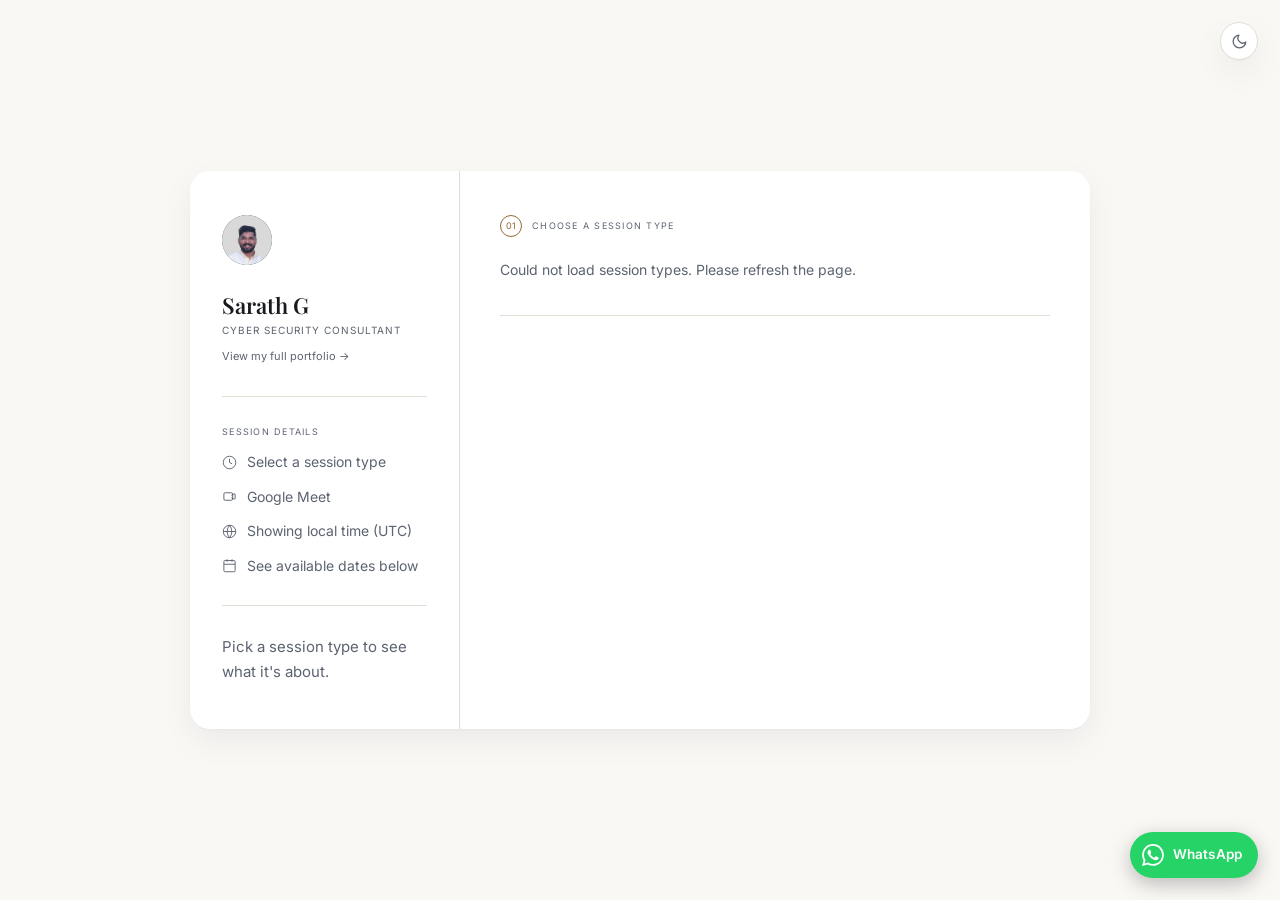
<file: index.html>
<!DOCTYPE html>
<html lang="en">
<head>
<meta charset="UTF-8">
<meta name="viewport" content="width=device-width, initial-scale=1.0">
<!-- Applies any stored/OS-preferred theme before first paint, so the page
     never flashes the wrong theme. Must stay inline and this early — an
     external script here would still block render correctly, but adds a
     network round-trip that risks a flash on a cold cache; this doesn't. -->
<script>
  (function () {
    var stored = localStorage.getItem('meetWithSarathTheme');
    if (stored === 'light' || stored === 'dark') {
      document.documentElement.setAttribute('data-theme', stored);
    }
  })();
</script>
<!-- Google tag (gtag.js) -->
<script async src="https://www.googletagmanager.com/gtag/js?id=G-ML4GP9590F"></script>
<script>
  window.dataLayer = window.dataLayer || [];
  function gtag(){dataLayer.push(arguments);}
  gtag('js', new Date());

  gtag('config', 'G-ML4GP9590F');
</script>
<title>Meet with Sarath — Book a Session</title>
<meta name="description" content="Book time with Sarath G — scoping calls, career advice, mentorship, and resume reviews.">
<meta property="og:type" content="website">
<meta property="og:title" content="Meet with Sarath — Book a Session">
<meta property="og:description" content="Book time with Sarath G — scoping calls, career advice, mentorship, and resume reviews.">
<meta property="og:url" content="https://meet.sarathg.me/">
<link rel="canonical" href="https://meet.sarathg.me/">
<meta property="og:image" content="https://meet.sarathg.me/og.png">
<meta property="og:image:width" content="1200">
<meta property="og:image:height" content="630">
<meta property="og:image:alt" content="Book time with Sarath | Sarath G">
<meta name="twitter:card" content="summary_large_image">
<meta name="twitter:title" content="Meet with Sarath — Book a Session">
<meta name="twitter:description" content="Book time with Sarath G — scoping calls, career advice, mentorship, and resume reviews.">
<meta name="twitter:image" content="https://meet.sarathg.me/og.png">
<link rel="icon" type="image/png" href="assets/favicon.png">
<link rel="preconnect" href="https://fonts.googleapis.com">
<link rel="preconnect" href="https://fonts.gstatic.com" crossorigin>
<link href="https://fonts.googleapis.com/css2?family=Playfair+Display:wght@500;600&family=Inter:wght@400;500;600&display=swap" rel="stylesheet">
<style>
  :root{
    /* Light theme (default) — see SETUP.md / build summary for the
       contrast-checked rationale behind these exact values. */
    --bg:#faf8f5; --panel:#ffffff; --surface:#f4f1ec; --border:#e2ded6;
    --text:#17191d; --muted:#5c6370; --accent:#8f6a30;
    --accent-soft:#8f6a3014; --accent-dim:#8f6a3033;
    --red:#bd3f34; --red-dim:#bd3f3433;
    --btn-text:#ffffff; --btn-spinner-track:#ffffff4d;
    --shadow:0 1px 2px #17191d08, 0 12px 32px #17191d0f;
    --avatar-bg:#1c4d3a; --avatar-text:#cda868; /* brand mark — constant across themes */
    --serif:'Playfair Display', Georgia, serif;
    --sans:'Inter', -apple-system, 'Segoe UI', Roboto, sans-serif;
    --radius:14px;
  }
  @media (prefers-color-scheme: dark){
    :root:not([data-theme="light"]){
      --bg:#0a0e14; --panel:#10161f; --surface:#161d29; --border:#232c3a;
      --text:#e6edf3; --muted:#8b98a5; --accent:#cda868;
      --accent-soft:#cda86814; --accent-dim:#cda86833;
      --red:#e0685c; --red-dim:#e0685c33;
      --btn-text:#0a0e14; --btn-spinner-track:#0a0e144d;
      --shadow:0 0 0 1px #ffffff0d, 0 16px 40px #00000066;
    }
  }
  :root[data-theme="dark"]{
    --bg:#0a0e14; --panel:#10161f; --surface:#161d29; --border:#232c3a;
    --text:#e6edf3; --muted:#8b98a5; --accent:#cda868;
    --accent-soft:#cda86814; --accent-dim:#cda86833;
    --red:#e0685c; --red-dim:#e0685c33;
    --btn-text:#0a0e14; --btn-spinner-track:#0a0e144d;
    --shadow:0 0 0 1px #ffffff0d, 0 16px 40px #00000066;
  }

  *,*::before,*::after{box-sizing:border-box;margin:0;padding:0;}
  html,body{min-height:100vh;background:var(--bg);color:var(--text);font-family:var(--sans);font-size:16px;line-height:1.6;-webkit-font-smoothing:antialiased;transition:background-color .2s,color .2s;}
  .page{min-height:100vh;display:flex;align-items:center;justify-content:center;padding:64px 24px;}

  /* THEME TOGGLE — fixed top-right, consistent across all four pages.
     Size intentionally left as-is (38px) rather than bumped to the 44px
     tap-target target applied elsewhere on this page — it's persistent
     chrome shared identically across all four pages (three of which are
     out of scope for this pass), and 38px is already a reasonable target
     for a secondary, non-flow control. */
  .theme-toggle{position:fixed;top:22px;right:22px;z-index:40;width:38px;height:38px;border-radius:50%;background:var(--panel);border:1px solid var(--border);color:var(--muted);display:flex;align-items:center;justify-content:center;cursor:pointer;transition:border-color .2s,color .2s,transform .15s;box-shadow:var(--shadow);}
  .theme-toggle:hover{color:var(--accent);border-color:var(--accent-dim);transform:scale(1.05);}
  .theme-toggle svg{width:17px;height:17px;}

  /* WHATSAPP — one floating pill, bottom-right, WhatsApp's own green so it is
     recognised at a glance. Hidden until config supplies a number. On phones it
     collapses to the icon and the page gets bottom padding so the confirm
     button can always scroll clear of it. */
  .wa-fab{position:fixed;right:22px;bottom:22px;z-index:40;display:none;align-items:center;gap:9px;
    height:46px;padding:0 16px 0 12px;border-radius:999px;background:#25D366;color:#fff;
    font-family:var(--sans);font-size:13.5px;font-weight:600;text-decoration:none;letter-spacing:.01em;
    box-shadow:0 6px 20px rgba(0,0,0,.25);transition:transform .15s,box-shadow .15s,background .15s;}
  .wa-fab.show{display:inline-flex;}
  .wa-fab:hover{background:#1ebe5a;transform:translateY(-1px);box-shadow:0 10px 26px rgba(0,0,0,.3);}
  .wa-fab:focus-visible{outline:2px solid #fff;outline-offset:2px;}
  .wa-fab svg{width:22px;height:22px;flex:0 0 auto;}

  .card{width:100%;max-width:900px;display:flex;background:var(--panel);border-radius:20px;overflow:hidden;box-shadow:var(--shadow);animation:fadeUp .5s ease both;}
  @keyframes fadeUp{from{opacity:0;transform:translateY(16px);}to{opacity:1;transform:translateY(0);}}

  /* LEFT PANEL */
  .left{width:270px;flex-shrink:0;border-right:1px solid var(--border);padding:44px 32px;display:flex;flex-direction:column;gap:28px;}
  .avatar{width:50px;height:50px;border-radius:50%;background:var(--avatar-bg);display:flex;align-items:center;justify-content:center;font-family:var(--serif);font-size:18px;font-weight:600;color:var(--avatar-text);flex-shrink:0;}
  .host-name{font-family:var(--serif);font-size:22px;font-weight:600;color:var(--text);line-height:1.15;margin-bottom:4px;}
  .host-role{font-size:10px;letter-spacing:.1em;text-transform:uppercase;color:var(--muted);}
  .portfolio-link{display:inline-block;margin-top:10px;font-size:11px;color:var(--muted);text-decoration:none;border-bottom:1px solid transparent;transition:color .2s,border-color .2s;}
  .portfolio-link:hover{color:var(--text);border-color:var(--muted);}
  .divider{height:1px;background:var(--border);}
  .meta-label{font-size:9px;letter-spacing:.14em;text-transform:uppercase;color:var(--muted);margin-bottom:12px;}
  .meta-list{display:flex;flex-direction:column;gap:12px;}
  .meta-item{display:flex;align-items:center;gap:10px;font-size:14px;color:var(--muted);}
  .meta-item strong{color:var(--text);font-weight:500;}
  .meta-icon{width:15px;height:15px;flex-shrink:0;color:var(--muted);}
  .desc{font-size:15px;color:var(--muted);line-height:1.7;}
  .desc p{margin:0 0 10px;}
  .desc p:last-child{margin-bottom:0;}
  .desc ul{margin:0;padding-left:18px;}
  .desc li{margin:4px 0;}

  /* FOCUS MODE (?type=<id>&focus=1) — an ad/deep-link landing: the type
     picker is removed and this hero states the one session's name, price
     and what you get, immediately above the date step. One decision. */
  .focus-hero{display:none;padding-bottom:26px;border-bottom:1px solid var(--border);margin-bottom:22px;}
  body.focus-mode .focus-hero{display:block;}
  .focus-kicker{font-size:9px;letter-spacing:.14em;text-transform:uppercase;color:var(--muted);margin-bottom:10px;}
  .focus-title{font-family:var(--serif);font-size:26px;font-weight:600;color:var(--text);line-height:1.15;margin:0 0 8px;}
  .focus-meta{font-size:14px;color:var(--muted);margin-bottom:14px;}
  .focus-meta strong{color:var(--accent);font-weight:600;}
  .focus-bullets{margin:0;padding:0;list-style:none;display:flex;flex-direction:column;gap:8px;}
  .focus-bullets li{display:flex;gap:10px;align-items:flex-start;font-size:14px;color:var(--text);line-height:1.5;}
  .focus-bullets li::before{content:'';width:16px;height:16px;flex-shrink:0;margin-top:2px;border-radius:50%;background:var(--accent-soft, rgba(205,168,104,.15));border:1px solid var(--accent);}
  .focus-note{font-size:13px;color:var(--muted);margin-top:14px;line-height:1.6;}
  body.focus-mode #step-type{display:none !important;}
  /* Mobile focus mode: the profile panel collapses to a one-line header
     (photo · name · role) so the hero — title, price, bullets — is the
     first thing an ad click sees; the session details and description are
     already in the hero, so they're dropped here rather than repeated. */
  @media (max-width:680px){
    body.focus-mode .left{flex-direction:row;align-items:center;gap:14px;padding:18px 24px;}
    body.focus-mode .left .avatar{width:42px;height:42px;}
    body.focus-mode .left .host-name{font-size:17px;margin-bottom:2px;}
    body.focus-mode .left .portfolio-link{display:none;}
    body.focus-mode .left .divider,
    body.focus-mode .left > div:has(.meta-label),
    body.focus-mode .left .desc{display:none;}
  }

  /* RIGHT PANEL */
  .right{flex:1;padding:44px 40px;display:flex;flex-direction:column;min-width:0;}

  /* ── PROGRESSIVE DISCLOSURE ──────────────────────────────────
     Each .step has three possible data-state values:
       active    — full-size, the step currently being worked on
       collapsed — a one-line summary strip with a "Change" link
       hidden    — not yet reached; not rendered at all (display:none),
                   so it contributes zero height (this is what actually
                   fixes the "page grows taller with every choice" bug —
                   earlier steps used to stay in the DOM at full size,
                   just dimmed, still taking up space)
     Only one step is ever "active"; everything before it collapses to a
     strip, everything after it is hidden entirely. */
  .step{margin-bottom:14px;}
  .step[data-state="hidden"]{display:none;}
  .step[data-state="collapsed"] .step-body{display:none;}
  .step[data-state="collapsed"] .step-strip{display:flex;}
  .step[data-state="active"] .step-strip{display:none;}
  .step[data-state="active"] .step-body{display:block;padding-bottom:28px;border-bottom:1px solid var(--border);margin-bottom:14px;}
  .step[data-state="active"]:last-child .step-body{border-bottom:none;margin-bottom:0;padding-bottom:0;}

  .step-strip{display:none;align-items:center;gap:12px;padding:14px 16px;background:var(--surface);border:1px solid var(--border);border-radius:12px;}
  .strip-check{width:22px;height:22px;border-radius:50%;background:var(--accent);color:var(--btn-text);display:flex;align-items:center;justify-content:center;flex-shrink:0;}
  .strip-check svg{width:12px;height:12px;}
  .strip-value{flex:1;font-size:14px;color:var(--text);font-weight:500;min-width:0;overflow:hidden;text-overflow:ellipsis;white-space:nowrap;}
  .strip-change{flex-shrink:0;min-height:44px;padding:0 14px;background:none;border:none;color:var(--accent);font-family:var(--sans);font-size:13px;font-weight:600;cursor:pointer;border-radius:8px;transition:background .15s;display:inline-flex;align-items:center;}
  .strip-change:hover{background:var(--accent-soft);}

  .step-head{display:flex;align-items:center;gap:10px;margin-bottom:16px;}
  .step-num{width:22px;height:22px;border-radius:50%;border:1px solid var(--accent);display:flex;align-items:center;justify-content:center;font-size:9px;color:var(--accent);flex-shrink:0;}
  .step-title{font-size:9px;letter-spacing:.14em;text-transform:uppercase;color:var(--muted);}

  /* EVENT TYPE CARDS */
  .type-grid{display:grid;grid-template-columns:1fr 1fr;gap:10px;}
  .type-card{border:1px solid var(--border);border-radius:var(--radius);padding:16px 18px;cursor:pointer;background:var(--surface);transition:all .15s;min-height:44px;}
  .type-card:hover{border-color:var(--accent-dim);}
  .type-card.selected{border-color:var(--accent);background:var(--accent-soft);}
  .type-name{font-size:15px;color:var(--text);font-weight:500;margin-bottom:6px;}
  .type-card.selected .type-name{color:var(--accent);}
  .type-meta{display:flex;justify-content:space-between;align-items:center;font-size:13px;color:var(--muted);}
  .type-price{color:var(--text);font-weight:500;}

  /* CALENDAR */
  .cal-nav{display:flex;align-items:center;justify-content:space-between;margin-bottom:14px;}
  .cal-month{font-size:16px;font-weight:600;color:var(--text);}
  .nav-btn{background:none;border:1px solid var(--border);color:var(--muted);width:40px;height:40px;border-radius:9px;cursor:pointer;display:flex;align-items:center;justify-content:center;transition:border-color .2s,color .2s;}
  .nav-btn:hover{border-color:var(--accent);color:var(--accent);}
  .nav-btn:disabled{opacity:.3;cursor:default;}
  .nav-btn svg{width:13px;height:13px;}
  .weekdays{display:grid;grid-template-columns:repeat(7,1fr);gap:4px;margin-bottom:4px;}
  .wd{text-align:center;font-size:9px;letter-spacing:.08em;text-transform:uppercase;color:var(--muted);padding:3px 0;}
  .days{display:grid;grid-template-columns:repeat(7,1fr);gap:4px;}
  .day{aspect-ratio:1;min-height:44px;display:flex;align-items:center;justify-content:center;font-size:14px;border-radius:9px;cursor:pointer;color:var(--text);border:1px solid transparent;transition:all .15s;position:relative;}
  .day:hover:not(.empty):not(.past):not(.closed){border-color:var(--accent);color:var(--accent);}
  .day.selected{background:var(--accent);color:var(--btn-text)!important;border-color:var(--accent);font-weight:600;}
  .day.past{color:var(--border);cursor:default;}
  .day.closed{color:var(--border);cursor:default;text-decoration:line-through;text-decoration-color:var(--border);}
  .day.today:not(.selected)::after{content:'';position:absolute;bottom:6px;left:50%;transform:translateX(-50%);width:3px;height:3px;border-radius:50%;background:var(--muted);}
  .day.empty{cursor:default;}

  /* SLOTS */
  .slots-grid{display:grid;grid-template-columns:repeat(3,1fr);gap:9px;}
  .slot{min-height:44px;padding:10px 6px;border:1px solid var(--border);border-radius:9px;display:flex;align-items:center;justify-content:center;text-align:center;font-size:14px;color:var(--muted);cursor:pointer;transition:all .15s;background:var(--surface);}
  .slot:hover{border-color:var(--accent);color:var(--text);}
  .slot.selected{border-color:var(--accent);color:var(--accent);background:var(--accent-soft);}
  /* Two-line variant: visitor's local time (prominent) over the IST
     reference (small, always muted regardless of hover/selected state). */
  .slot.two-line{flex-direction:column;gap:2px;min-height:50px;padding:8px 6px;}
  .slot-primary{font-size:14px;font-weight:500;line-height:1.25;color:inherit;}
  .slot-secondary{font-size:10.5px;line-height:1.2;color:var(--muted);}
  .no-slots,.loading-slots{font-size:14px;color:var(--muted);padding:6px 0;}
  .loading-slots{display:flex;align-items:center;gap:8px;}
  .spinner{width:13px;height:13px;border:1.5px solid var(--border);border-top-color:var(--accent);border-radius:50%;animation:spin .7s linear infinite;flex-shrink:0;}
  @keyframes spin{to{transform:rotate(360deg);}}

  /* FORM */
  .form-grid{display:grid;grid-template-columns:1fr 1fr;gap:12px;}
  .field{display:flex;flex-direction:column;gap:6px;}
  .field.full{grid-column:1/-1;}
  .field-label{font-size:9px;letter-spacing:.1em;text-transform:uppercase;color:var(--muted);}
  input[type="text"],input[type="email"],input[type="tel"],textarea,select{background:var(--surface);border:1px solid var(--border);border-radius:9px;padding:12px 14px;font-size:16px;color:var(--text);font-family:var(--sans);outline:none;transition:border-color .15s;width:100%;min-height:44px;}
  input:focus,textarea:focus,select:focus{border-color:var(--accent);}
  input[readonly]{opacity:.7;cursor:not-allowed;}
  /* Country-code picker + national-number input, side by side — same
     component as /apply/'s own WhatsApp field. */
  .phone-row{display:flex;gap:8px;}
  .phone-row select{flex:0 0 108px;width:108px;padding-left:10px;padding-right:6px;}
  .phone-row input{flex:1;min-width:0;}
  @media (max-width:480px){ .phone-row select{flex-basis:92px;width:92px;} }
  input::placeholder,textarea::placeholder{color:var(--muted);}
  textarea{resize:none;height:78px;line-height:1.6;}

  .submit-btn{width:100%;margin-top:12px;min-height:48px;padding:14px;background:var(--accent);border:none;border-radius:9px;font-size:12px;letter-spacing:.1em;text-transform:uppercase;color:var(--btn-text);font-family:var(--sans);font-weight:600;cursor:pointer;transition:opacity .2s,transform .1s;display:flex;align-items:center;justify-content:center;gap:8px;}
  .submit-btn:hover{opacity:.88;}
  .submit-btn:active{transform:scale(.99);}
  .submit-btn:disabled{opacity:.35;cursor:default;}
  .btn-spinner{width:13px;height:13px;border:1.5px solid var(--btn-spinner-track);border-top-color:var(--btn-text);border-radius:50%;animation:spin .7s linear infinite;display:none;}
  .submit-btn.loading .btn-spinner{display:block;}
  .submit-btn.loading .btn-text{opacity:.6;}

  .error-msg{display:none;font-size:13px;color:var(--red);padding:11px 14px;border:1px solid var(--red-dim);border-radius:8px;background:var(--red-dim);}
  .error-msg.show{display:block;}
  .payment-note{font-size:11.5px;color:var(--muted);text-align:center;margin-top:2px;}

  .coupon-row{display:flex;gap:8px;}
  .coupon-row input{flex:1;}
  .coupon-apply-btn{flex-shrink:0;min-height:44px;padding:0 18px;background:none;border:1px solid var(--border);border-radius:9px;color:var(--muted);font-family:var(--sans);font-size:12px;letter-spacing:.06em;text-transform:uppercase;cursor:pointer;transition:border-color .2s,color .2s;display:inline-flex;align-items:center;justify-content:center;}
  .coupon-apply-btn:hover{border-color:var(--accent);color:var(--accent);}
  .coupon-apply-btn:disabled{opacity:.4;cursor:default;}
  .coupon-status{font-size:13px;margin-top:-2px;min-height:1px;}
  .coupon-status.success{color:var(--accent);}
  .coupon-status.error{color:var(--red);}

  .type-grid.loading,.type-grid.error{display:block;font-size:14px;color:var(--muted);padding:6px 0;}

  .success-screen{display:none;flex-direction:column;align-items:center;justify-content:center;gap:20px;text-align:center;padding:64px 44px;min-height:340px;animation:fadeUp .5s ease both;}
  .success-screen.show{display:flex;}
  .success-check{width:54px;height:54px;border-radius:50%;border:1px solid var(--accent);display:flex;align-items:center;justify-content:center;}
  .success-check svg{color:var(--accent);width:23px;height:23px;}
  .success-title{font-size:24px;font-weight:600;color:var(--text);line-height:1.2;}
  .success-detail{font-size:15px;color:var(--muted);line-height:1.85;max-width:360px;}
  .success-detail strong{color:var(--text);}
  .success-detail .gold{color:var(--accent);}
  .success-note{font-size:11px;letter-spacing:.08em;text-transform:uppercase;color:var(--muted);margin-top:2px;}
  .success-new{margin-top:6px;min-height:44px;background:none;border:1px solid var(--border);border-radius:8px;padding:11px 22px;font-size:11px;letter-spacing:.1em;text-transform:uppercase;color:var(--muted);font-family:var(--sans);cursor:pointer;transition:border-color .2s,color .2s;display:inline-flex;align-items:center;justify-content:center;}
  .success-new:hover{border-color:var(--accent);color:var(--accent);}

  @media (max-width:680px){
    .page{padding:52px 16px;}
    .card{flex-direction:column;}
    .left{width:100%;border-right:none;border-bottom:1px solid var(--border);padding:36px 24px;}
    .right{padding:32px 24px;}
    .type-grid{grid-template-columns:1fr;}
    .slots-grid{grid-template-columns:repeat(2,1fr);}
    .form-grid{grid-template-columns:1fr;}
    .field.full{grid-column:auto;}
    .theme-toggle{top:14px;right:14px;}
    .wa-fab{right:14px;bottom:14px;height:50px;width:50px;padding:0;justify-content:center;}
    .wa-fab span{display:none;}
    .right{padding-bottom:88px;}
  }
</style>
<!-- Microsoft Clarity -->
<script type="text/javascript">
    (function(c,l,a,r,i,t,y){
        c[a]=c[a]||function(){(c[a].q=c[a].q||[]).push(arguments)};
        t=l.createElement(r);t.async=1;t.src="https://www.clarity.ms/tag/"+i;
        y=l.getElementsByTagName(r)[0];y.parentNode.insertBefore(t,y);
    })(window, document, "clarity", "script", "yet1lzjxmr");
</script>
<!-- Meta Pixel Code -->
<script>
!function(f,b,e,v,n,t,s)
{if(f.fbq)return;n=f.fbq=function(){n.callMethod?
n.callMethod.apply(n,arguments):n.queue.push(arguments)};
if(!f._fbq)f._fbq=n;n.push=n;n.loaded=!0;n.version='2.0';
n.queue=[];t=b.createElement(e);t.async=!0;
t.src=v;s=b.getElementsByTagName(e)[0];
s.parentNode.insertBefore(t,s)}(window, document,'script',
'https://connect.facebook.net/en_US/fbevents.js');
fbq('init', '1131377436123001');
fbq('track', 'PageView');
</script>
<noscript><img height="1" width="1" style="display:none"
src="https://www.facebook.com/tr?id=1131377436123001&ev=PageView&noscript=1"
/></noscript>
<!-- End Meta Pixel Code -->
</head>
<body>

<a class="wa-fab" id="waFab" href="#" target="_blank" rel="noopener" aria-label="Chat on WhatsApp" title="Chat on WhatsApp">
  <svg viewBox="0 0 24 24" fill="currentColor" aria-hidden="true"><path d="M17.47 14.38c-.3-.15-1.76-.87-2.03-.97-.27-.1-.47-.15-.67.15-.2.3-.77.97-.94 1.17-.17.2-.35.22-.64.07-.3-.15-1.26-.46-2.39-1.48-.88-.79-1.48-1.76-1.65-2.06-.17-.3-.02-.46.13-.61.13-.13.3-.35.45-.52.15-.17.2-.3.3-.5.1-.2.05-.37-.02-.52-.08-.15-.67-1.61-.92-2.2-.24-.58-.49-.5-.67-.51h-.57c-.2 0-.52.07-.79.37-.27.3-1.04 1.02-1.04 2.48s1.07 2.88 1.21 3.08c.15.2 2.1 3.2 5.08 4.49.71.31 1.26.49 1.69.63.71.23 1.36.2 1.87.12.57-.09 1.76-.72 2.01-1.41.25-.7.25-1.29.17-1.41-.07-.13-.27-.2-.57-.35M12.05 21.8h-.01a9.87 9.87 0 0 1-5.03-1.38l-.36-.21-3.74.98 1-3.65-.24-.37a9.86 9.86 0 0 1-1.51-5.26c0-5.45 4.44-9.88 9.9-9.88 2.64 0 5.12 1.03 6.99 2.9a9.82 9.82 0 0 1 2.89 6.99c0 5.45-4.44 9.88-9.89 9.88m8.41-18.29A11.82 11.82 0 0 0 12.05 0C5.5 0 .16 5.33.16 11.89c0 2.1.55 4.14 1.59 5.95L0 24l6.3-1.65a11.88 11.88 0 0 0 5.68 1.45h.01c6.55 0 11.89-5.33 11.89-11.89 0-3.18-1.24-6.16-3.48-8.41"/></svg>
  <span>WhatsApp</span>
</a>
<button class="theme-toggle" id="themeToggle" onclick="toggleTheme()" aria-label="Switch theme">
  <svg id="themeToggleIcon" viewBox="0 0 24 24" fill="none" stroke="currentColor" stroke-width="1.8" stroke-linecap="round" stroke-linejoin="round"></svg>
</button>

<main>
<div class="page">
  <div class="card">

    <!-- LEFT -->
    <div class="left">
      <div class="avatar"><img src="assets/profile.jpg" alt="Sarath G" style="width:100%;height:100%;border-radius:50%;object-fit:cover;object-position:center;" onerror="this.outerHTML='SG'"></div>
      <div>
        <div class="host-name">Sarath G</div>
        <div class="host-role">Cyber Security Consultant</div>
        <a class="portfolio-link" href="https://sarathg.me" target="_blank" rel="noopener">View my full portfolio &rarr;</a>
      </div>
      <div class="divider"></div>
      <div>
        <div class="meta-label">Session Details</div>
        <div class="meta-list" id="metaList">
          <div class="meta-item">
            <svg class="meta-icon" fill="none" stroke="currentColor" stroke-width="1.5" viewBox="0 0 24 24"><circle cx="12" cy="12" r="10"/><polyline points="12 6 12 12 16 14"/></svg>
            <span id="metaDuration">Select a session type</span>
          </div>
          <div class="meta-item">
            <svg class="meta-icon" fill="none" stroke="currentColor" stroke-width="1.5" viewBox="0 0 24 24"><path d="M15 10l4.553-2.069A1 1 0 0121 8.869v6.262a1 1 0 01-1.447.894L15 14M3 8a2 2 0 012-2h10a2 2 0 012 2v8a2 2 0 01-2 2H5a2 2 0 01-2-2V8z"/></svg>
            Google Meet
          </div>
          <div class="meta-item">
            <svg class="meta-icon" fill="none" stroke="currentColor" stroke-width="1.5" viewBox="0 0 24 24"><circle cx="12" cy="12" r="10"/><line x1="2" y1="12" x2="22" y2="12"/><path d="M12 2a15.3 15.3 0 010 20 15.3 15.3 0 010-20z"/></svg>
            <span id="clientTzLabel">Detecting…</span>
          </div>
          <div class="meta-item">
            <svg class="meta-icon" fill="none" stroke="currentColor" stroke-width="1.5" viewBox="0 0 24 24"><rect x="3" y="4" width="18" height="18" rx="2"/><line x1="16" y1="2" x2="16" y2="6"/><line x1="8" y1="2" x2="8" y2="6"/><line x1="3" y1="10" x2="21" y2="10"/></svg>
            <span id="hoursLabel">Hours loading…</span>
          </div>
        </div>
      </div>
      <div class="divider"></div>
      <div class="desc" id="descText">Pick a session type to see what it's about.</div>
    </div>

    <!-- RIGHT -->
    <div class="right" id="rightPanel">

      <!-- FOCUS HERO (only rendered in ?focus=1 mode) -->
      <div class="focus-hero" id="focusHero">
        <div class="focus-kicker">1:1 with Sarath G · Google Meet</div>
        <h2 class="focus-title" id="focusTitle"></h2>
        <div class="focus-meta" id="focusMeta"></div>
        <ul class="focus-bullets" id="focusBullets"></ul>
        <div class="focus-note" id="focusNote">Pick a date and time below — you'll get a calendar invite and a confirmation email straight away.</div>
      </div>

      <!-- STEP: EVENT TYPE -->
      <div class="step" id="step-type" data-step="type" data-state="active">
        <div class="step-strip">
          <div class="strip-check"><svg fill="none" stroke="currentColor" stroke-width="2.5" viewBox="0 0 24 24"><polyline points="20 6 9 17 4 12"/></svg></div>
          <div class="strip-value" id="stripTypeValue"></div>
          <button type="button" class="strip-change" onclick="reopenStep('type')">Change</button>
        </div>
        <div class="step-body">
          <div class="step-head">
            <div class="step-num">01</div>
            <div class="step-title">Choose a session type</div>
          </div>
          <div class="type-grid" id="typeGrid"></div>
        </div>
      </div>

      <!-- STEP: DATE -->
      <div class="step" id="step-date" data-step="date" data-state="hidden">
        <div class="step-strip">
          <div class="strip-check"><svg fill="none" stroke="currentColor" stroke-width="2.5" viewBox="0 0 24 24"><polyline points="20 6 9 17 4 12"/></svg></div>
          <div class="strip-value" id="stripDateValue"></div>
          <button type="button" class="strip-change" onclick="reopenStep('date')">Change</button>
        </div>
        <div class="step-body">
          <div class="step-head">
            <div class="step-num">02</div>
            <div class="step-title">Select a date</div>
          </div>
          <div>
            <div class="cal-nav">
              <button class="nav-btn" id="prevBtn" onclick="changeMonth(-1)" aria-label="Previous month">
                <svg fill="none" stroke="currentColor" stroke-width="2" viewBox="0 0 24 24"><polyline points="15 18 9 12 15 6"/></svg>
              </button>
              <div class="cal-month" id="monthLabel"></div>
              <button class="nav-btn" onclick="changeMonth(1)" aria-label="Next month">
                <svg fill="none" stroke="currentColor" stroke-width="2" viewBox="0 0 24 24"><polyline points="9 18 15 12 9 6"/></svg>
              </button>
            </div>
            <div class="weekdays">
              <div class="wd">Su</div><div class="wd">Mo</div><div class="wd">Tu</div>
              <div class="wd">We</div><div class="wd">Th</div><div class="wd">Fr</div><div class="wd">Sa</div>
            </div>
            <div class="days" id="calDays"></div>
          </div>
        </div>
      </div>

      <!-- STEP: TIME -->
      <div class="step" id="step-time" data-step="time" data-state="hidden">
        <div class="step-strip">
          <div class="strip-check"><svg fill="none" stroke="currentColor" stroke-width="2.5" viewBox="0 0 24 24"><polyline points="20 6 9 17 4 12"/></svg></div>
          <div class="strip-value" id="stripTimeValue"></div>
          <button type="button" class="strip-change" onclick="reopenStep('time')">Change</button>
        </div>
        <div class="step-body">
          <div class="step-head">
            <div class="step-num">03</div>
            <div class="step-title">Pick a time <span id="slotDateLabel" style="color:var(--accent);margin-left:6px;font-size:9px;letter-spacing:.08em;"></span></div>
          </div>
          <div id="slotsContainer">
            <div class="no-slots">Select a date first</div>
          </div>
        </div>
      </div>

      <!-- STEP: DETAILS (terminal — stays expanded until submit, never collapses to a strip) -->
      <div class="step" id="step-details" data-step="details" data-state="hidden">
        <div class="step-body">
          <div class="step-head">
            <div class="step-num">04</div>
            <div class="step-title">Your details</div>
          </div>
          <div class="form-grid">
            <div class="field">
              <label class="field-label" for="fname">First name</label>
              <input type="text" id="fname" placeholder="First name" autocomplete="given-name">
            </div>
            <div class="field">
              <label class="field-label" for="lname">Last name</label>
              <input type="text" id="lname" placeholder="Last name" autocomplete="family-name">
            </div>
            <div class="field full">
              <label class="field-label" for="email">Email address</label>
              <input type="email" id="email" placeholder="you@company.com" autocomplete="email">
            </div>
            <div class="field full">
              <label class="field-label" for="whatsappNum">WhatsApp number</label>
              <div class="phone-row">
                <select id="whatsappCountry" aria-label="Country code"></select>
                <input type="tel" id="whatsappNum" placeholder="98765 43210" autocomplete="tel-national" inputmode="tel">
              </div>
            </div>
            <div class="field full">
              <label class="field-label" for="topic" id="topicLabel">What would you like to discuss?</label>
              <textarea id="topic" placeholder="Briefly describe your challenge or goal…"></textarea>
            </div>
          </div>
          <div class="field full coupon-row" id="couponRow" style="display:none;margin-top:12px;">
            <input type="text" id="couponInput" placeholder="Coupon code (optional)" autocapitalize="characters">
            <button type="button" class="coupon-apply-btn" id="applyCouponBtn" onclick="applyCoupon()">Apply</button>
          </div>
          <div class="coupon-status" id="couponStatus"></div>
          <div class="error-msg" id="errorMsg"></div>
          <button class="submit-btn" id="submitBtn" onclick="handleSubmit()">
            <span class="btn-text" id="submitBtnText">Confirm Booking</span>
            <div class="btn-spinner"></div>
          </button>
          <div class="payment-note" id="paymentNote" style="display:none;">Payment is handled securely by Razorpay.</div>
        </div>
      </div>

    </div>

    <!-- SUCCESS -->
    <div class="success-screen" id="successScreen">
      <div class="success-check">
        <svg fill="none" stroke="currentColor" stroke-width="1.5" viewBox="0 0 24 24"><polyline points="20 6 9 17 4 12"/></svg>
      </div>
      <div class="success-title">You're confirmed.</div>
      <div class="success-detail" id="successDetail"></div>
      <div class="success-note">A calendar invite and confirmation email are on their way</div>
      <button class="success-new" onclick="resetPage()">Book another session</button>
    </div>

  </div>
</div>
</main>

<script src="/config.js?v=20261005"></script>
<script src="/assets/phone-countries.js?v=20260922b"></script>
<script>
  // ── THEME TOGGLE ─────────────────────────────────────────────
  const THEME_KEY = 'meetWithSarathTheme';
  const SUN_PATH = '<circle cx="12" cy="12" r="4"/><path d="M12 2v2M12 20v2M4.93 4.93l1.41 1.41M17.66 17.66l1.41 1.41M2 12h2M20 12h2M6.34 17.66l-1.41 1.41M19.07 4.93l-1.41 1.41"/>';
  const MOON_PATH = '<path d="M21 12.79A9 9 0 1 1 11.21 3 7 7 0 0 0 21 12.79z"/>';

  function getCurrentTheme() {
    const stored = localStorage.getItem(THEME_KEY);
    if (stored === 'light' || stored === 'dark') return stored;
    return window.matchMedia('(prefers-color-scheme: dark)').matches ? 'dark' : 'light';
  }

  function syncThemeToggleUI(theme) {
    const btn = document.getElementById('themeToggle');
    const icon = document.getElementById('themeToggleIcon');
    if (!btn || !icon) return;
    // Icon shown = the theme you'll switch TO; aria-label always states the
    // action explicitly so it's unambiguous regardless of icon convention.
    icon.innerHTML = theme === 'dark' ? SUN_PATH : MOON_PATH;
    btn.setAttribute('aria-label', theme === 'dark' ? 'Switch to light theme' : 'Switch to dark theme');
  }

  function toggleTheme() {
    const next = getCurrentTheme() === 'dark' ? 'light' : 'dark';
    localStorage.setItem(THEME_KEY, next);
    document.documentElement.setAttribute('data-theme', next);
    syncThemeToggleUI(next);
  }

  syncThemeToggleUI(getCurrentTheme());

  // ── PROGRESSIVE DISCLOSURE STATE ────────────────────────────
  // Exactly one step is "active" (full-size) at a time. Everything before
  // it in this order is "collapsed" (one-line strip); everything after it
  // is "hidden" (not rendered, zero height) — this is what keeps the page
  // to roughly one screen's worth of content at every point, instead of
  // permanently stacking every step full-size as the visitor progresses.
  const STEP_ORDER = ['type', 'date', 'time', 'details'];
  let currentStep = 'type';

  function renderStepStates() {
    const currentIdx = STEP_ORDER.indexOf(currentStep);
    STEP_ORDER.forEach((key, idx) => {
      const el = document.getElementById('step-' + key);
      if (idx < currentIdx) el.setAttribute('data-state', 'collapsed');
      else if (idx === currentIdx) el.setAttribute('data-state', 'active');
      else el.setAttribute('data-state', 'hidden');
    });
  }

  // Re-expands an earlier step. Deliberately does NOT clear any selected
  // values itself — selectType()/selectDate()/selectSlot() already reset
  // everything downstream of whatever they're called with, so re-picking
  // (even re-picking the same value) after reopening naturally cascades
  // correctly. This also means the reopened step still shows the visitor's
  // previous choice highlighted, so "Change" reads as "review and confirm
  // or pick differently", not "start over".
  function reopenStep(key) {
    currentStep = key;
    renderStepStates();
    document.getElementById('step-' + key).scrollIntoView({ behavior: 'smooth', block: 'nearest' });
  }

  // ── EVENT TYPE CATALOGUE ────────────────────────────────────
  // Fetched live from the backend (GET ?action=event-types), which now reads
  // from the EventTypes sheet — a dashboard price/duration change shows up
  // here without a redeploy. `price` below is rupees (display only);
  // `pricePaise` is the real unit and what all pricing logic uses.
  let EVENT_TYPES = {};

  const TOPIC_LABELS = {
    'resume-review': 'What would you like feedback on?',
    'mentorship-intake': 'Anything you want me to know before the call? (optional)'
  };
  const DEFAULT_TOPIC_LABEL = 'What would you like to discuss?';

  const MONTHS = ['January','February','March','April','May','June','July','August','September','October','November','December'];

  function formatPrice(rupees) {
    return rupees > 0 ? '₹' + rupees.toLocaleString('en-IN') : 'Free';
  }

  // ── META PIXEL EVENTS ──────────────────────────────────────────
  // Standard events so ad campaigns can be optimised and measured:
  //   ViewContent      — a session type is selected (or a focus landing opens)
  //   InitiateCheckout — the visitor submits the form (paid: before Razorpay)
  //   Purchase         — a paid booking is confirmed (value in INR)
  //   Lead             — a free booking is confirmed
  // No-op when the pixel script is blocked or absent.
  function fbTrack(eventName, params) {
    try { if (window.fbq) fbq('track', eventName, params || {}); } catch (e) {}
  }
  // ── GA4 EVENTS ────────────────────────────────────────────────
  // Same four moments as the Pixel, in GA4's ecommerce vocabulary so the
  // funnel (view_item → begin_checkout → purchase / generate_lead) shows
  // up in GA4 reports and can be marked as key events. No-op if gtag is
  // blocked or absent.
  function gaTrack(eventName, params) {
    try { if (typeof gtag === 'function') gtag('event', eventName, params || {}); } catch (e) {}
  }
  function gaItemFor(typeId, priceRupees) {
    const t = EVENT_TYPES[typeId] || {};
    return { item_id: typeId, item_name: t.label || typeId, item_category: 'session', price: priceRupees, quantity: 1 };
  }

  function pixelParamsFor(typeId, extra) {
    const t = EVENT_TYPES[typeId] || {};
    const base = { content_name: t.label || typeId, content_ids: [typeId], content_type: 'product', value: Math.round((t.pricePaise || 0) / 100), currency: 'INR' };
    if (t.gated) base.content_category = 'qualified-intake'; // booked after passing the /apply/ gate
    return Object.assign(base, extra || {});
  }

  // ── QUALIFICATION GATE (/apply/) ─────────────────────────────────
  // /apply/ leaves the visitor's identity (meetLead) and, if they said they're
  // ready to invest, a server-issued gate token (meetGate) in localStorage —
  // same origin, never in a URL. Gated session types need that token; the
  // server enforces it, this side only routes people who lack it to /apply/.
  function readStored(key) {
    try { return JSON.parse(localStorage.getItem(key) || 'null'); } catch (e) { return null; }
  }
  function readLead() { return readStored('meetLead'); }
  function readGate() {
    const g = readStored('meetGate');
    return g && g.token && g.exp > Date.now() ? g : null;
  }
  // Prefills the details form for someone arriving from /apply/. The email is
  // locked on a gated booking because the gate token is bound to it.
  function prefillFromLead(locked) {
    const lead = readLead();
    if (!lead) return;
    const nameParts = String(lead.name || '').trim().split(/\s+/);
    const set = (id, v) => { const el = document.getElementById(id); if (el && !el.value && v) el.value = v; };
    set('fname', nameParts[0]);
    set('lname', nameParts.slice(1).join(' '));
    set('email', lead.email);
    if (lead.whatsapp && !document.getElementById('whatsappNum').value) {
      splitPhoneValue(document.getElementById('whatsappCountry'), document.getElementById('whatsappNum'), lead.whatsapp);
    }
    if (locked) document.getElementById('email').readOnly = true;
  }

  // ── DESCRIPTION RENDERING ────────────────────────────────────────
  // Admin-entered description is plain text; lines starting with "- " or
  // "• " become bullets, other lines become paragraphs. Used for the left
  // panel and (bullets only) the focus hero.
  function parseDescription(text) {
    const lines = String(text || '').split(/\r?\n/).map(l => l.trim()).filter(Boolean);
    const bullets = [], paras = [];
    lines.forEach(l => { const m = /^[-•*]\s+(.*)$/.exec(l); if (m) bullets.push(m[1]); else paras.push(l); });
    return { bullets, paras };
  }
  function renderDescription(el, text) {
    const { bullets, paras } = parseDescription(text);
    el.innerHTML = '';
    paras.forEach(p => { const e = document.createElement('p'); e.textContent = p; el.appendChild(e); });
    if (bullets.length) {
      const ul = document.createElement('ul');
      bullets.forEach(b => { const li = document.createElement('li'); li.textContent = b; ul.appendChild(li); });
      el.appendChild(ul);
    }
  }

  // ── DEEP LINK / FOCUS MODE ───────────────────────────────────────
  // ?type=<id>         pre-selects that session on the normal page
  // ?type=<id>&focus=1 ad landing: removes the picker, shows the hero,
  //                    lands on the date step. Unlisted types work here.
  const PAGE_PARAMS = new URLSearchParams(window.location.search);
  const DEEP_LINK_TYPE = (PAGE_PARAMS.get('type') || '').trim();
  const FOCUS_MODE = !!DEEP_LINK_TYPE && PAGE_PARAMS.get('focus') === '1';

  function applyFocusHero(id) {
    const type = EVENT_TYPES[id];
    document.getElementById('focusTitle').textContent = type.label;
    document.getElementById('focusMeta').innerHTML = `${type.duration} min &nbsp;·&nbsp; <strong>${formatPrice(type.price)}</strong>`;
    const ul = document.getElementById('focusBullets');
    ul.innerHTML = '';
    const { bullets, paras } = parseDescription(type.description);
    (bullets.length ? bullets : paras).forEach(b => { const li = document.createElement('li'); li.textContent = b; ul.appendChild(li); });
    // Left panel keeps only the intro sentence(s) — the bullets live in the hero
    if (bullets.length) renderDescription(document.getElementById('descText'), paras.join('\n'));
    document.body.classList.add('focus-mode');
    // Steps renumber 01/02/03 since the type step is gone
    ['date', 'time', 'details'].forEach((k, i) => {
      const n = document.querySelector(`#step-${k} .step-num`);
      if (n) n.textContent = String(i + 1).padStart(2, '0');
    });
  }

  // ── TIMEZONE DETECTION ──────────────────────────────────────────
  // CLIENT_TZ drives the slot grid's local-time conversion below. All times
  // actually SENT to the backend remain IST strings — this only changes
  // what's displayed. If detection fails, CLIENT_TZ stays null and the
  // slot grid falls back to the original single-line IST-only display.
  let CLIENT_TZ = null;
  try {
    const clientTz = Intl.DateTimeFormat().resolvedOptions().timeZone;
    const isIST = clientTz === 'Asia/Kolkata' || clientTz === 'Asia/Calcutta';
    CLIENT_TZ = clientTz;
    document.getElementById('clientTzLabel').textContent = isIST ? 'Showing times in IST' : `Showing local time (${clientTz})`;
  } catch (e) {
    document.getElementById('clientTzLabel').textContent = 'Times shown in IST';
  }

  function useLocalTime() {
    return !!CLIENT_TZ && CLIENT_TZ !== 'Asia/Kolkata' && CLIENT_TZ !== 'Asia/Calcutta';
  }

  // ── CLOSED DAYS ─────────────────────────────────────────────
  // Weekdays that are off and dates that are blocked, from the backend's
  // public availability summary (no hours exposed). Purely cosmetic: the
  // calendar greys these out so nobody clicks into "No availability"; the
  // slot endpoint is still the authority. Failure just leaves every day
  // clickable, exactly as before.
  let closedDays = { offWeekdays: [], blockedDates: [] };
  async function loadClosedDays() {
    try {
      const res = await fetch(`${CONFIG.API_URL}?action=availability`);
      const data = await res.json();
      if (data.offWeekdays) {
        closedDays = data;
        // Live hours line in the sidebar (replaces a hardcoded string) —
        // hidden entirely if the admin has switched every day off.
        const hoursEl = document.getElementById('hoursLabel');
        if (data.hoursSummary) hoursEl.textContent = data.hoursSummary;
        else hoursEl.closest('.meta-item').style.display = 'none';
        renderCal();
      }
    } catch (e) {
      document.getElementById('hoursLabel').textContent = 'See available dates below';
    }
  }
  // Off weekday, blocked date, or beyond the booking horizon (maxDaysAhead
  // calendar days from today) — the backend enforces all three; this only
  // greys them out so nobody clicks into "No availability".
  function isClosedDay(dt) {
    if (closedDays.offWeekdays.indexOf(dt.getDay()) !== -1 || closedDays.blockedDates.indexOf(dateKey(dt)) !== -1) return true;
    if (closedDays.maxDaysAhead != null) {
      const t0 = new Date(today.getFullYear(), today.getMonth(), today.getDate());
      const daysOut = Math.round((dt - t0) / 86400000);
      if (daysOut > closedDays.maxDaysAhead) return true;
    }
    return false;
  }

  // ── STATE ────────────────────────────────────────────────────
  let selectedType = null;   // event type id
  let today    = new Date();
  let curYear  = today.getFullYear();
  let curMonth = today.getMonth();
  let selDate  = null;
  let selSlot  = null;
  let cachedSlots = {};
  let appliedCoupon = null;  // { code, discountedPricePaise } | null

  // ── EVENT TYPE CATALOGUE (live fetch) ──────────────────────────
  async function loadEventTypes() {
    const grid = document.getElementById('typeGrid');
    grid.className = 'type-grid loading';
    grid.textContent = 'Loading session types…';
    try {
      const res = await fetch(`${CONFIG.API_URL}?action=event-types`);
      const data = await res.json();
      if (!data.eventTypes || !data.eventTypes.length) throw new Error('empty');

      EVENT_TYPES = {};
      data.eventTypes.forEach(t => {
        const autoDescription = `A ${t.duration}-minute ${t.label}.`;
        EVENT_TYPES[t.id] = {
          label: t.label,
          duration: t.duration,
          price: Math.round(t.price / 100),   // rupees, display only
          pricePaise: t.price,                 // real unit, used for all logic
          description: (t.description && t.description.trim()) || autoDescription,
          listed: t.listed !== false,
          gated: t.gated === true
        };
      });

      grid.className = 'type-grid';
      renderTypeGrid();

      if (DEEP_LINK_TYPE && EVENT_TYPES[DEEP_LINK_TYPE]) {
        const deepType = EVENT_TYPES[DEEP_LINK_TYPE];
        // A gated session (the mentorship intake call) is only reachable
        // through the /apply/ questions.
        if (deepType.gated && !readGate()) { location.replace('/apply/'); return; }
        selectType(DEEP_LINK_TYPE);
        if (FOCUS_MODE) applyFocusHero(DEEP_LINK_TYPE);
        prefillFromLead(deepType.gated);
      }
    } catch (err) {
      grid.className = 'type-grid error';
      grid.textContent = 'Could not load session types. Please refresh the page.';
    }
  }

  // ── EVENT TYPE CARDS ─────────────────────────────────────────
  function renderTypeGrid() {
    const grid = document.getElementById('typeGrid');
    grid.innerHTML = '';
    Object.keys(EVENT_TYPES).forEach(id => {
      const type = EVENT_TYPES[id];
      if (type.listed === false && selectedType !== id) return; // link-only session: off the menu unless it's the one deep-linked
      const card = document.createElement('div');
      card.className = 'type-card' + (selectedType === id ? ' selected' : '');
      card.innerHTML = `
        <div class="type-name">${type.label}</div>
        <div class="type-meta">
          <span>${type.duration} min</span>
          <span class="type-price">${formatPrice(type.price)}</span>
        </div>`;
      card.onclick = () => selectType(id);
      grid.appendChild(card);
    });
  }

  // ── WHATSAPP FAB ─────────────────────────────────────────────
  // wa.me deep link with the opening line from config, plus the selected
  // session's name so the operator sees what the question is about without
  // asking. Hidden when CONFIG.WHATSAPP_NUMBER is empty. The click is counted
  // in GA4 (whatsapp_click) and as a Pixel Contact so the ad funnel can see
  // people who asked instead of booked.
  function whatsappUrl() {
    const num = String((CONFIG.WHATSAPP_NUMBER || '')).replace(/\D/g, '');
    if (!num) return '';
    let text = CONFIG.WHATSAPP_TEXT || '';
    const type = selectedType && EVENT_TYPES[selectedType];
    if (type) text += ` (Session: ${type.label})`;
    return `https://wa.me/${num}?text=${encodeURIComponent(text)}`;
  }
  function updateWhatsappFab() {
    const fab = document.getElementById('waFab');
    if (!fab) return;
    const url = whatsappUrl();
    if (!url) { fab.classList.remove('show'); return; }
    fab.href = url;
    fab.classList.add('show');
  }
  document.getElementById('waFab').addEventListener('click', () => {
    gaTrack('whatsapp_click', { event_type: selectedType || '(none)', focus_mode: document.body.classList.contains('focus-mode') });
    fbTrack('Contact', { content_name: selectedType || 'none' });
  });

  function selectType(id) {
    selectedType = id;
    const type = EVENT_TYPES[id];
    renderTypeGrid();
    updateWhatsappFab();

    document.getElementById('metaDuration').innerHTML = `<strong>${type.duration} min</strong> · ${formatPrice(type.price)}`;
    renderDescription(document.getElementById('descText'), type.description);
    fbTrack('ViewContent', pixelParamsFor(id));
    gaTrack('view_item', { currency: 'INR', value: type.price, items: [gaItemFor(id, type.price)] });
    document.getElementById('topicLabel').textContent = TOPIC_LABELS[id] || DEFAULT_TOPIC_LABEL;
    document.getElementById('stripTypeValue').textContent = `${type.label} · ${type.duration} min · ${formatPrice(type.price)}`;

    document.getElementById('paymentNote').style.display = type.pricePaise > 0 ? 'block' : 'none';
    document.getElementById('couponRow').style.display = type.pricePaise > 0 ? 'flex' : 'none';

    // a coupon (and any price it changed) only ever applied to the
    // previously selected type — clear it whenever the type changes
    appliedCoupon = null;
    document.getElementById('couponInput').value = '';
    document.getElementById('couponStatus').textContent = '';
    document.getElementById('couponStatus').className = 'coupon-status';
    updatePriceDisplay();

    // reset downstream state whenever the type changes
    selDate = null;
    selSlot = null;
    cachedSlots = {};
    document.getElementById('slotsContainer').innerHTML = '<div class="no-slots">Select a date first</div>';
    document.getElementById('slotDateLabel').textContent = '';
    renderCal();

    reopenStep('date');
  }

  // ── COUPONS ──────────────────────────────────────────────────
  function getEffectivePricePaise() {
    const type = EVENT_TYPES[selectedType];
    if (!type) return 0;
    return appliedCoupon ? appliedCoupon.discountedPricePaise : type.pricePaise;
  }

  function updatePriceDisplay() {
    const type = EVENT_TYPES[selectedType];
    const submitText = document.getElementById('submitBtnText');
    if (!type) return;
    const effective = getEffectivePricePaise();
    if (effective > 0) {
      submitText.textContent = `Confirm & Pay ${formatPrice(Math.round(effective / 100))}`;
    } else if (type.pricePaise > 0) {
      submitText.textContent = 'Confirm Booking (Free)';
    } else {
      submitText.textContent = 'Confirm Booking';
    }
  }

  async function applyCoupon() {
    const code = document.getElementById('couponInput').value.trim();
    const statusEl = document.getElementById('couponStatus');
    const btn = document.getElementById('applyCouponBtn');

    if (!code) {
      appliedCoupon = null;
      statusEl.textContent = '';
      statusEl.className = 'coupon-status';
      updatePriceDisplay();
      return;
    }

    btn.disabled = true;
    statusEl.textContent = 'Checking…';
    statusEl.className = 'coupon-status';

    try {
      const res = await fetch(CONFIG.API_URL, {
        method: 'POST',
        body: JSON.stringify({ action: 'validate-coupon', code, eventType: selectedType })
      });
      const data = await res.json();

      if (!data.valid) {
        appliedCoupon = null;
        statusEl.textContent = data.error || 'Invalid coupon code.';
        statusEl.className = 'coupon-status error';
      } else {
        appliedCoupon = { code: data.code, discountedPricePaise: data.discountedPrice };
        const wasRupees = Math.round(data.originalPrice / 100);
        const nowRupees = Math.round(data.discountedPrice / 100);
        statusEl.textContent = `Applied — ${formatPrice(nowRupees)} instead of ${formatPrice(wasRupees)}`;
        statusEl.className = 'coupon-status success';
      }
    } catch (err) {
      appliedCoupon = null;
      statusEl.textContent = 'Could not validate coupon. Please try again.';
      statusEl.className = 'coupon-status error';
    }

    btn.disabled = false;
    updatePriceDisplay();
  }

  // ── CALENDAR ─────────────────────────────────────────────────
  function renderCal() {
    document.getElementById('monthLabel').textContent = MONTHS[curMonth] + ' ' + curYear;
    const grid = document.getElementById('calDays');
    grid.innerHTML = '';
    const first = new Date(curYear, curMonth, 1).getDay();
    const total = new Date(curYear, curMonth + 1, 0).getDate();

    for (let i = 0; i < first; i++) {
      const d = document.createElement('div');
      d.className = 'day empty';
      grid.appendChild(d);
    }

    for (let i = 1; i <= total; i++) {
      const d = document.createElement('div');
      const dt = new Date(curYear, curMonth, i);
      const isPast  = dt < new Date(today.getFullYear(), today.getMonth(), today.getDate());
      const isToday = dt.toDateString() === today.toDateString();
      const isSel   = selDate && dt.toDateString() === selDate.toDateString();
      const isClosed = !isPast && isClosedDay(dt);

      d.className = 'day';
      d.textContent = i;
      if (isPast) d.classList.add('past');
      if (isClosed) { d.classList.add('closed'); d.title = 'Not available'; }
      if (isToday) d.classList.add('today');
      if (isSel) d.classList.add('selected');

      if (!isPast && !isClosed) d.onclick = () => selectDate(new Date(curYear, curMonth, i));
      grid.appendChild(d);
    }

    document.getElementById('prevBtn').disabled =
      curYear === today.getFullYear() && curMonth === today.getMonth();
  }

  function changeMonth(dir) {
    curMonth += dir;
    if (curMonth > 11) { curMonth = 0; curYear++; }
    if (curMonth < 0)  { curMonth = 11; curYear--; }
    renderCal();
  }

  function dateKey(d) {
    return d.getFullYear() + '-' + String(d.getMonth() + 1).padStart(2, '0') + '-' + String(d.getDate()).padStart(2, '0');
  }

  function fmtDate(d) {
    return d.toLocaleDateString('en-IN', { weekday: 'long', month: 'long', day: 'numeric', year: 'numeric' });
  }

  function fmtDateShort(d) {
    return d.toLocaleDateString('en-IN', { weekday: 'short', day: 'numeric', month: 'short' });
  }

  // ── IST SLOT → UTC / LOCAL TIME CONVERSION ──────────────────────
  // Slot strings from the backend (e.g. "9:45 AM") are IST wall-clock
  // times for the selected date. Reconstruct the real UTC instant using
  // the same fixed +5:30 offset arithmetic as istToUtcDate() in Code.gs
  // (IST has no DST, so this never drifts), then format that instant in
  // whichever timezone is needed. What gets submitted to the backend is
  // always the original IST slot string — this is a display-only step.
  const IST_OFFSET_MS = 5.5 * 60 * 60000;

  function parseIstSlotToUtc(dateStr, slotStr) {
    const m = /^(\d{1,2}):(\d{2})\s*(AM|PM)$/i.exec((slotStr || '').trim());
    if (!m) return null;
    let h = parseInt(m[1], 10) % 12;
    if (/pm/i.test(m[3])) h += 12;
    const min = parseInt(m[2], 10);
    const [y, mo, d] = dateStr.split('-').map(Number);
    const utcMs = Date.UTC(y, mo - 1, d, 0, 0, 0) + (h * 60 + min) * 60000 - IST_OFFSET_MS;
    return new Date(utcMs);
  }

  function formatTimeInTz(date, tz) {
    try {
      return new Intl.DateTimeFormat('en-US', { hour: 'numeric', minute: '2-digit', hour12: true, timeZone: tz }).format(date);
    } catch (e) {
      return null;
    }
  }

  // Given an IST slot string, returns { local, ist } display strings if a
  // local conversion is possible, otherwise null (caller falls back to the
  // plain IST-only display).
  function slotDisplayParts(dateStr, slotStr) {
    if (!useLocalTime()) return null;
    const utcDate = parseIstSlotToUtc(dateStr, slotStr);
    if (!utcDate) return null;
    const local = formatTimeInTz(utcDate, CLIENT_TZ);
    if (!local) return null;
    return { local, ist: slotStr };
  }

  // ── DATE / SLOT SELECTION ────────────────────────────────────
  function selectDate(date) {
    selDate = date;
    selSlot = null;
    renderCal();
    document.getElementById('stripDateValue').textContent = fmtDateShort(date);
    loadSlots(date);
    reopenStep('time');
  }

  async function loadSlots(date) {
    const key = dateKey(date);
    const cont = document.getElementById('slotsContainer');
    document.getElementById('slotDateLabel').textContent =
      date.toLocaleDateString('en-IN', { month: 'short', day: 'numeric' });

    const cacheKey = key + ':' + selectedType;
    if (cachedSlots[cacheKey]) { renderSlots(cachedSlots[cacheKey]); return; }

    cont.innerHTML = '<div class="loading-slots"><div class="spinner"></div> Checking availability…</div>';

    try {
      const url = `${CONFIG.API_URL}?date=${encodeURIComponent(key)}&eventType=${encodeURIComponent(selectedType)}`;
      const res  = await fetch(url);
      const data = await res.json();
      cachedSlots[cacheKey] = data.slots || [];
      renderSlots(cachedSlots[cacheKey]);
    } catch (err) {
      cont.innerHTML = '<div class="no-slots">Could not load availability. Please try again.</div>';
    }
  }

  function renderSlots(slots) {
    const cont = document.getElementById('slotsContainer');
    if (!slots || slots.length === 0) {
      cont.innerHTML = '<div class="no-slots">No availability on this day — please pick another date.</div>';
      return;
    }
    const dateStr = dateKey(selDate);
    const grid = document.createElement('div');
    grid.className = 'slots-grid';
    slots.forEach(t => {
      const el = document.createElement('div');
      el.className = 'slot' + (selSlot === t ? ' selected' : '');
      const parts = slotDisplayParts(dateStr, t);
      if (parts) {
        el.classList.add('two-line');
        const primary = document.createElement('span');
        primary.className = 'slot-primary';
        primary.textContent = parts.local;
        const secondary = document.createElement('span');
        secondary.className = 'slot-secondary';
        secondary.textContent = parts.ist + ' IST';
        el.appendChild(primary);
        el.appendChild(secondary);
      } else {
        el.textContent = t;
      }
      el.onclick = () => selectSlot(t);
      grid.appendChild(el);
    });
    cont.innerHTML = '';
    cont.appendChild(grid);
  }

  function selectSlot(t) {
    selSlot = t;
    renderSlots(cachedSlots[dateKey(selDate) + ':' + selectedType]);
    const parts = slotDisplayParts(dateKey(selDate), t);
    document.getElementById('stripTimeValue').textContent = parts ? `${parts.local} (${parts.ist} IST)` : `${t} IST`;
    reopenStep('details');
  }

  // ── FORM VALIDATION ──────────────────────────────────────────
  function showError(msg) {
    const el = document.getElementById('errorMsg');
    el.textContent = msg;
    el.classList.add('show');
  }

  function clearError() {
    document.getElementById('errorMsg').classList.remove('show');
  }

  function setSubmitLoading(loading) {
    const btn = document.getElementById('submitBtn');
    btn.classList.toggle('loading', loading);
    btn.disabled = loading;
  }

  function validateForm() {
    const fname = document.getElementById('fname').value.trim();
    const email = document.getElementById('email').value.trim();
    const whatsapp = combinedPhoneValue(document.getElementById('whatsappCountry'), document.getElementById('whatsappNum'));
    if (!selectedType) { showError('Please choose a session type.'); return null; }
    if (!fname) { showError('Please enter your first name.'); return null; }
    if (!email || !email.includes('@')) { showError('Please enter a valid email address.'); return null; }
    if (!looksLikePhoneNumber(whatsapp)) { showError('Please enter a valid WhatsApp number.'); document.getElementById('whatsappNum').focus(); return null; }
    if (!selDate || !selSlot) { showError('Please select a date and time.'); return null; }

    const lname = document.getElementById('lname').value.trim();
    const topic = document.getElementById('topic').value.trim();
    const payload = {
      date: dateKey(selDate),
      time: selSlot,
      name: (fname + ' ' + lname).trim(),
      email: email,
      whatsapp: whatsapp,
      topic: topic,
      eventType: selectedType,
      clientTimezone: CLIENT_TZ   // IANA zone name, or null if detection failed
    };
    // Gate token (gated types) / lead id (attributes a ₹499 booking to its lead)
    if (EVENT_TYPES[selectedType].gated) {
      const gate = readGate();
      if (!gate) { sendBackToGate('Your application has expired — please complete it again.'); return null; }
      payload.gateToken = gate.token;
      payload.leadId = gate.leadId;
    } else {
      const lead = readLead();
      if (lead && lead.leadId) payload.leadId = lead.leadId;
    }
    return payload;
  }

  function sendBackToGate(message) {
    try { localStorage.removeItem('meetGate'); } catch (e) {}
    showError(message);
    setSubmitLoading(false);
    setTimeout(() => { location.href = '/apply/'; }, 2500);
  }

  // ── SUBMIT: routes to free booking or paid (Razorpay) flow ───
  // Routes on the EFFECTIVE price (after any applied coupon) — a coupon
  // that covers the full price skips Razorpay entirely, same as a
  // naturally-free event type.
  function handleSubmit() {
    clearError();
    const payload = validateForm();
    if (!payload) return;
    if (appliedCoupon) payload.couponCode = appliedCoupon.code;

    const type = EVENT_TYPES[selectedType];
    const effective = getEffectivePricePaise();
    fbTrack('InitiateCheckout', pixelParamsFor(selectedType, { value: Math.round(effective / 100) }));
    gaTrack('begin_checkout', { currency: 'INR', value: Math.round(effective / 100), coupon: appliedCoupon ? appliedCoupon.code : undefined, items: [gaItemFor(selectedType, Math.round(effective / 100))] });
    if (effective > 0) {
      startPaidBooking(payload, type);
    } else {
      submitBooking(payload);
    }
  }

  // ── FREE BOOKING ──────────────────────────────────────────────
  async function submitBooking(payload) {
    setSubmitLoading(true);
    try {
      const res  = await fetch(CONFIG.API_URL, { method: 'POST', body: JSON.stringify(payload) });
      const data = await res.json();
      if (data.success) {
        showSuccess(payload, data.eventId);
      } else if (data.code === 'SLOT_TAKEN') {
        handleSlotTaken(data.error);
      } else if (data.code === 'GATE_REQUIRED') {
        sendBackToGate(data.error || 'Please complete the short application first.');
      } else {
        showError(data.error || 'Something went wrong. Please try again.');
        setSubmitLoading(false);
      }
    } catch (err) {
      showError('Network error. Please check your connection and try again.');
      setSubmitLoading(false);
    }
  }

  // Someone else booked this exact slot between the visitor loading the
  // grid and submitting — the backend's script-lock re-check caught it.
  // Rather than a generic error left on the (now-wrong) details step, send
  // the visitor back to the time step with the specific reason shown right
  // where the stale slot was, then drop the cached list and reload live
  // availability so the grid they see next is actually accurate.
  function handleSlotTaken(message) {
    setSubmitLoading(false);
    selSlot = null;
    delete cachedSlots[dateKey(selDate) + ':' + selectedType];
    reopenStep('time');
    document.getElementById('slotsContainer').innerHTML =
      `<div class="no-slots">${message || 'That slot was just booked by someone else — please pick another time.'}</div>`;
    setTimeout(() => loadSlots(selDate), 1400);
  }

  // ── PAID BOOKING (Razorpay) ──────────────────────────────────
  let razorpayScriptPromise = null;
  function loadRazorpayScript() {
    if (razorpayScriptPromise) return razorpayScriptPromise;
    razorpayScriptPromise = new Promise((resolve, reject) => {
      const script = document.createElement('script');
      script.src = 'https://checkout.razorpay.com/v1/checkout.js';
      script.onload = resolve;
      script.onerror = () => reject(new Error('Could not load payment gateway'));
      document.head.appendChild(script);
    });
    return razorpayScriptPromise;
  }

  async function startPaidBooking(payload, type) {
    setSubmitLoading(true);
    try {
      await loadRazorpayScript();

      const orderRes = await fetch(CONFIG.API_URL, {
        method: 'POST',
        body: JSON.stringify({ action: 'create-order', eventType: payload.eventType, couponCode: payload.couponCode })
      });
      const order = await orderRes.json();
      if (order.error || !order.orderId) {
        showError(order.error || 'Could not start payment. Please try again.');
        setSubmitLoading(false);
        return;
      }

      const options = {
        key: CONFIG.RAZORPAY_KEY_ID,
        amount: order.amount,
        currency: order.currency,
        order_id: order.orderId,
        name: 'Meet with Sarath',
        description: type.label,
        prefill: { name: payload.name, email: payload.email },
        theme: { color: '#8f6a30' },
        handler: function (response) {
          submitBooking({
            ...payload,
            razorpayOrderId: response.razorpay_order_id,
            razorpayPaymentId: response.razorpay_payment_id,
            razorpaySignature: response.razorpay_signature
          });
        },
        modal: {
          ondismiss: function () {
            setSubmitLoading(false);
          }
        }
      };

      const rzp = new Razorpay(options);
      rzp.on('payment.failed', function (response) {
        showError('Payment failed: ' + (response.error && response.error.description ? response.error.description : 'please try again.'));
        setSubmitLoading(false);
      });
      rzp.open();
      // Checkout modal is now driving the flow — button stays in loading
      // state until the modal is dismissed or the handler fires.
    } catch (err) {
      showError('Could not start payment. Please try again.');
      setSubmitLoading(false);
    }
  }

  // ── SUCCESS ───────────────────────────────────────────────────
  function showSuccess(payload, eventId) {
    const paidRupees = Math.round(getEffectivePricePaise() / 100);
    if (paidRupees > 0) {
      fbTrack('Purchase', pixelParamsFor(payload.eventType, { value: paidRupees, order_id: eventId }));
      gaTrack('purchase', { transaction_id: eventId, currency: 'INR', value: paidRupees, lead_id: payload.leadId, coupon: appliedCoupon ? appliedCoupon.code : undefined, items: [gaItemFor(payload.eventType, paidRupees)] });
    } else {
      fbTrack('Lead', pixelParamsFor(payload.eventType, { value: 0 }));
      gaTrack('generate_lead', { currency: 'INR', value: 0, lead_source: (EVENT_TYPES[payload.eventType] || {}).gated ? 'apply-gate' : 'direct', lead_id: payload.leadId, items: [gaItemFor(payload.eventType, 0)] });
    }
    try { if (typeof clarity === 'function') clarity('event', 'booking_confirmed'); } catch (e) {}
    document.getElementById('rightPanel').style.display = 'none';
    const sc = document.getElementById('successScreen');
    sc.classList.add('show');

    const type = EVENT_TYPES[payload.eventType];
    const parts = slotDisplayParts(dateKey(selDate), selSlot);
    const timeStr = parts ? `${parts.local} (${parts.ist} IST)` : `${selSlot} IST`;
    document.getElementById('successDetail').innerHTML =
      `<strong>${payload.name}</strong>, your ${type.label} with Sarath G is set for<br>
       <span class="gold">${fmtDate(selDate)} at ${timeStr}</span>.<br><br>
       A confirmation email is on its way to <strong>${payload.email}</strong>.`;
  }

  function resetPage() {
    selectedType = null;
    selDate = null;
    selSlot = null;
    cachedSlots = {};
    document.getElementById('fname').value = '';
    document.getElementById('lname').value = '';
    document.getElementById('email').value = '';
    document.getElementById('email').readOnly = false;
    document.getElementById('whatsappNum').value = '';
    initPhonePicker(document.getElementById('whatsappCountry'));
    document.getElementById('topic').value = '';
    document.getElementById('successScreen').classList.remove('show');
    document.getElementById('rightPanel').style.display = 'flex';
    document.getElementById('metaDuration').textContent = 'Select a session type';
    document.getElementById('descText').textContent = "Pick a session type to see what it's about.";
    document.body.classList.remove('focus-mode');
    document.getElementById('slotsContainer').innerHTML = '<div class="no-slots">Select a date first</div>';
    document.getElementById('slotDateLabel').textContent = '';
    appliedCoupon = null;
    document.getElementById('couponInput').value = '';
    document.getElementById('couponStatus').textContent = '';
    document.getElementById('couponRow').style.display = 'none';
    setSubmitLoading(false);
    clearError();
    renderTypeGrid();
    renderCal();
    currentStep = 'type';
    renderStepStates();
    updateWhatsappFab();
  }

  // ── INIT ─────────────────────────────────────────────────────
  initPhonePicker(document.getElementById('whatsappCountry'));
  loadEventTypes();
  loadClosedDays();
  renderCal();
  renderStepStates();
  updateWhatsappFab();
</script>
</body>
</html>
</file>
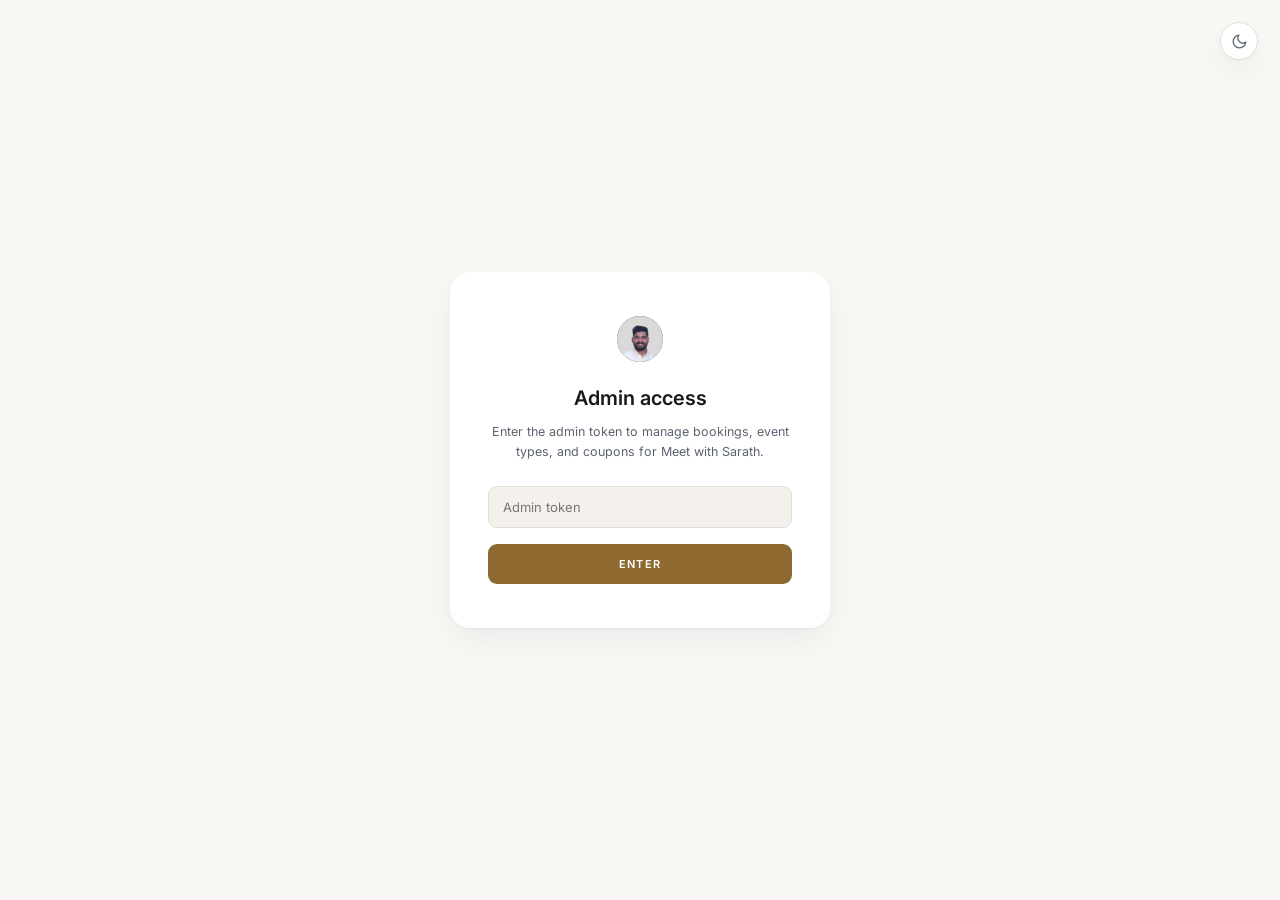
<file: admin/index.html>
<!DOCTYPE html>
<html lang="en">
<head>
<meta charset="UTF-8">
<meta name="viewport" content="width=device-width, initial-scale=1.0">
<script>
  (function () {
    var stored = localStorage.getItem('meetWithSarathTheme');
    if (stored === 'light' || stored === 'dark') {
      document.documentElement.setAttribute('data-theme', stored);
    }
  })();
</script>
<title>Admin — Meet with Sarath</title>
<meta name="robots" content="noindex, nofollow">
<link rel="icon" type="image/png" href="../assets/favicon.png">
<link rel="preconnect" href="https://fonts.googleapis.com">
<link rel="preconnect" href="https://fonts.gstatic.com" crossorigin>
<link href="https://fonts.googleapis.com/css2?family=Playfair+Display:wght@500;600&family=Inter:wght@400;500;600&display=swap" rel="stylesheet">
<style>
  :root{
    --bg:#faf8f5; --panel:#ffffff; --surface:#f4f1ec; --border:#e2ded6;
    --text:#17191d; --muted:#5c6370; --accent:#8f6a30;
    --accent-soft:#8f6a3014; --accent-dim:#8f6a3033;
    --red:#bd3f34; --red-dim:#bd3f3433;
    --green:#3f8f63; --green-dim:#3f8f6333;
    --btn-text:#ffffff;
    --shadow:0 1px 2px #17191d08, 0 12px 32px #17191d0f;
    --menu-shadow:0 12px 32px #17191d26;
    --overlay:#17191d40;
    --avatar-bg:#1c4d3a; --avatar-text:#cda868;
    --serif:'Playfair Display', Georgia, serif;
    --sans:'Inter', -apple-system, 'Segoe UI', Roboto, sans-serif;
  }
  @media (prefers-color-scheme: dark){
    :root:not([data-theme="light"]){
      --bg:#0a0e14; --panel:#10161f; --surface:#161d29; --border:#232c3a;
      --text:#e6edf3; --muted:#8b98a5; --accent:#cda868;
      --accent-soft:#cda86814; --accent-dim:#cda86833;
      --red:#e0685c; --red-dim:#e0685c33;
      --green:#6bbf8f; --green-dim:#6bbf8f33;
      --btn-text:#0a0e14;
      --shadow:0 0 0 1px #ffffff0d, 0 16px 40px #00000066;
      --menu-shadow:0 12px 32px #000000a0;
      --overlay:#05070ccc;
    }
  }
  :root[data-theme="dark"]{
    --bg:#0a0e14; --panel:#10161f; --surface:#161d29; --border:#232c3a;
    --text:#e6edf3; --muted:#8b98a5; --accent:#cda868;
    --accent-soft:#cda86814; --accent-dim:#cda86833;
    --red:#e0685c; --red-dim:#e0685c33;
    --green:#6bbf8f; --green-dim:#6bbf8f33;
    --btn-text:#0a0e14;
    --shadow:0 0 0 1px #ffffff0d, 0 16px 40px #00000066;
    --menu-shadow:0 12px 32px #000000a0;
    --overlay:#05070ccc;
  }

  *,*::before,*::after{box-sizing:border-box;margin:0;padding:0;}
  html,body{min-height:100vh;background:var(--bg);color:var(--text);font-family:var(--sans);font-size:13px;line-height:1.6;-webkit-font-smoothing:antialiased;}
  a{color:var(--accent);}

  .theme-toggle{position:fixed;top:22px;right:22px;z-index:70;width:38px;height:38px;border-radius:50%;background:var(--panel);border:1px solid var(--border);color:var(--muted);display:flex;align-items:center;justify-content:center;cursor:pointer;transition:border-color .2s,color .2s,transform .15s;box-shadow:var(--shadow);}
  .theme-toggle:hover{color:var(--accent);border-color:var(--accent-dim);transform:scale(1.05);}
  .theme-toggle svg{width:17px;height:17px;}

  /* ── AUTH GATE ───────────────────────────────────────────── */
  .auth-page{min-height:100vh;display:flex;align-items:center;justify-content:center;padding:40px 20px;}
  .auth-card{width:100%;max-width:380px;background:var(--panel);border-radius:20px;padding:44px 38px;text-align:center;box-shadow:var(--shadow);}
  .auth-card .avatar{width:46px;height:46px;border-radius:50%;background:var(--avatar-bg);display:flex;align-items:center;justify-content:center;font-family:var(--serif);font-size:16px;font-weight:600;color:var(--avatar-text);margin:0 auto 20px;}
  .auth-card h1{font-size:20px;font-weight:600;color:var(--text);margin-bottom:8px;}
  .auth-card p{color:var(--muted);font-size:12.5px;margin-bottom:24px;line-height:1.6;}
  .auth-card input{width:100%;background:var(--surface);border:1px solid var(--border);border-radius:9px;padding:12px 14px;font-size:13px;color:var(--text);font-family:var(--sans);outline:none;margin-bottom:16px;transition:border-color .15s;}
  .auth-card input:focus{border-color:var(--accent);}
  .auth-card button{width:100%;padding:13px;background:var(--accent);border:none;border-radius:9px;font-size:11px;letter-spacing:.1em;text-transform:uppercase;color:var(--btn-text);font-family:var(--sans);font-weight:600;cursor:pointer;transition:opacity .2s;}
  .auth-card button:hover{opacity:.88;}
  .auth-card button:disabled{opacity:.4;cursor:default;}
  .auth-err{color:var(--red);font-size:11.5px;margin-top:12px;display:none;}
  .auth-err.show{display:block;}

  /* ── DASHBOARD SHELL ─────────────────────────────────────── */
  .dash{display:none;max-width:1180px;margin:0 auto;padding:40px 28px 72px;}
  .dash.show{display:block;}
  .dash-header{display:flex;align-items:center;justify-content:space-between;margin-bottom:28px;padding-bottom:24px;border-bottom:1px solid var(--border);}
  .dash-title{display:flex;align-items:center;gap:14px;}
  .dash-title .avatar{width:38px;height:38px;border-radius:50%;background:var(--avatar-bg);display:flex;align-items:center;justify-content:center;font-family:var(--serif);font-size:14px;font-weight:600;color:var(--avatar-text);}
  /* the only serif usage here — this heading names the product itself */
  .dash-title h1{font-family:var(--serif);font-size:19px;font-weight:600;color:var(--text);}
  .dash-title span{font-size:11px;color:var(--muted);}
  .logout-btn{background:none;border:1px solid var(--border);border-radius:8px;padding:9px 16px;color:var(--muted);font-size:10.5px;letter-spacing:.06em;text-transform:uppercase;font-family:var(--sans);cursor:pointer;transition:border-color .2s,color .2s;}
  .logout-btn:hover{border-color:var(--red);color:var(--red);}

  .tabs{display:flex;gap:4px;margin-bottom:28px;border-bottom:1px solid var(--border);}
  .tab-btn{background:none;border:none;padding:11px 18px;color:var(--muted);font-family:var(--sans);font-size:12px;font-weight:500;letter-spacing:.02em;cursor:pointer;border-bottom:2px solid transparent;margin-bottom:-1px;transition:color .2s,border-color .2s;}
  .tab-btn:hover{color:var(--text);}
  .tab-btn.active{color:var(--accent);border-color:var(--accent);}
  .tab-panel{display:none;}
  .tab-panel.active{display:block;}

  .panel{background:var(--panel);border-radius:16px;padding:28px;margin-bottom:24px;box-shadow:var(--shadow);}
  .panel h2{font-size:15px;font-weight:600;color:var(--text);margin-bottom:18px;}

  /* ── FILTER BAR ──────────────────────────────────────────── */
  .filter-bar{display:flex;flex-wrap:wrap;gap:12px;align-items:flex-end;margin-bottom:22px;}
  .filter-field{display:flex;flex-direction:column;gap:6px;}
  .filter-field label{font-size:9px;letter-spacing:.1em;text-transform:uppercase;color:var(--muted);}
  .filter-field input, .filter-field select{background:var(--surface);border:1px solid var(--border);border-radius:8px;padding:9px 11px;font-size:12px;color:var(--text);font-family:var(--sans);outline:none;min-width:130px;}
  .filter-field input:focus, .filter-field select:focus{border-color:var(--accent);}
  .btn{background:var(--accent);border:none;border-radius:8px;padding:10px 18px;color:var(--btn-text);font-size:11px;font-weight:600;letter-spacing:.05em;text-transform:uppercase;font-family:var(--sans);cursor:pointer;transition:opacity .2s;}
  .btn:hover{opacity:.88;}
  .btn:disabled{opacity:.4;cursor:default;}
  .btn-outline{background:none;border:1px solid var(--border);color:var(--muted);}
  .btn-outline:hover{border-color:var(--accent);color:var(--accent);opacity:1;}
  .btn-danger{background:var(--red);color:#fff;}
  .btn-sm{padding:7px 12px;font-size:10px;}

  /* ── TABLE ───────────────────────────────────────────────── */
  .table-wrap{overflow-x:auto;border:1px solid var(--border);border-radius:10px;}
  table{width:100%;border-collapse:collapse;font-size:12px;}
  /* Cells wrap by default so the table fits the panel width; the sticky
     actions column stays pinned to the right edge if it ever does overflow
     (very narrow windows), so the ••• menu is always reachable without a
     horizontal scroll. */
  th.col-actions, td.col-actions{position:sticky;right:0;background:var(--panel);text-align:right;width:44px;box-shadow:-8px 0 8px -8px #17191d22;}
  thead th.col-actions{background:var(--surface);}
  tbody tr:hover td.col-actions{background:var(--surface);}
  .cell-stack{display:flex;flex-direction:column;gap:2px;}
  .cell-tertiary{color:var(--muted);font-size:10.5px;}
  /* Same understated all-caps label treatment as the booking page's step
     titles ("SELECT A DATE", "YOUR DETAILS") — font-size:9px, letter-
     spacing:.14em — reused here instead of inventing a new header style. */
  thead th{text-align:left;font-size:9px;letter-spacing:.14em;text-transform:uppercase;color:var(--muted);font-weight:500;padding:14px 16px;background:var(--surface);border-bottom:1px solid var(--border);}
  tbody td{padding:16px;border-bottom:1px solid var(--border);color:var(--text);vertical-align:middle;}
  tbody tr:last-child td{border-bottom:none;}
  tbody tr{transition:background-color .12s;}
  tbody tr:hover{background:var(--surface);}
  .empty-row td{text-align:center;color:var(--muted);font-style:italic;padding:30px;}

  .cell-primary{color:var(--text);font-weight:500;}
  .cell-secondary{color:var(--muted);font-size:11.5px;margin-top:2px;}
  .cell-muted{color:var(--muted);}
  #leadsTable a{color:var(--accent);text-decoration:none;border-bottom:1px solid transparent;}
  #leadsTable a:hover{border-color:var(--accent);}

  /* Status/active pills — gold=good, red=negative, muted=neutral/in-between.
     Deliberately drawn only from tokens already in the palette (accent,
     red, muted) rather than the separate --green used for the Event
     Types/Coupons "Active" badge, so Bookings' statuses don't read as a
     different, clashing color language from the rest of the site. */
  .badge{display:inline-block;padding:4px 10px;border-radius:20px;font-size:9.5px;letter-spacing:.04em;text-transform:uppercase;font-weight:500;white-space:nowrap;}
  .badge-confirmed{background:var(--accent-dim);color:var(--accent);}
  .badge-cancelled{background:var(--red-dim);color:var(--red);}
  .badge-rescheduled{background:var(--border);color:var(--muted);}
  .badge-no-show{background:var(--red-dim);color:var(--red);}
  /* The operator's own no-show: outlined, not filled, so it is instantly
     distinguishable from the client's no-show above it. */
  .badge-host-no-show{background:transparent;color:var(--red);box-shadow:inset 0 0 0 1px var(--red);}
  .badge-completed{background:var(--green-dim);color:var(--green);}
  .badge-active{background:var(--green-dim);color:var(--green);}
  .badge-inactive{background:var(--border);color:var(--muted);}

  .row-actions{display:flex;gap:6px;}
  .row-actions button{background:none;border:1px solid var(--border);border-radius:7px;padding:6px 10px;font-size:10px;color:var(--muted);font-family:var(--sans);cursor:pointer;transition:border-color .2s,color .2s;}
  .row-actions button:hover{border-color:var(--accent);color:var(--accent);}
  .row-actions button.danger:hover{border-color:var(--red);color:var(--red);}

  /* ── ROW ACTION MENU (••• overflow menu) ────────────────── */
  .row-menu-btn{background:none;border:1px solid transparent;border-radius:7px;width:28px;height:28px;color:var(--muted);font-size:16px;line-height:1;cursor:pointer;display:inline-flex;align-items:center;justify-content:center;letter-spacing:1px;transition:border-color .15s,color .15s,background .15s;}
  .row-menu-btn:hover, .row-menu-btn.open{border-color:var(--border);color:var(--text);background:var(--surface);}
  .row-menu{display:none;position:fixed;min-width:190px;background:var(--panel);border:1px solid var(--border);border-radius:10px;padding:6px;box-shadow:var(--menu-shadow);z-index:60;}
  .row-menu.show{display:block;}
  .row-menu button{display:block;width:100%;text-align:left;background:none;border:none;border-radius:7px;padding:9px 11px;font-size:12px;color:var(--text);font-family:var(--sans);cursor:pointer;transition:background .12s;}
  .row-menu button:hover{background:var(--surface);}
  .row-menu button.danger{color:var(--red);}
  .row-menu .row-menu-divider{height:1px;background:var(--border);margin:5px 2px;}

  /* ── PAGINATION ──────────────────────────────────────────── */
  .pagination{display:flex;align-items:center;justify-content:space-between;gap:14px;padding-top:18px;margin-top:2px;flex-wrap:wrap;}
  .pagination-info{font-size:11.5px;color:var(--muted);}
  .pagination-controls{display:flex;align-items:center;gap:8px;}
  .page-btn{background:none;border:1px solid var(--border);border-radius:7px;width:28px;height:28px;color:var(--muted);cursor:pointer;display:inline-flex;align-items:center;justify-content:center;transition:border-color .15s,color .15s;}
  .page-btn:hover:not(:disabled){border-color:var(--accent);color:var(--accent);}
  .page-btn:disabled{opacity:.35;cursor:default;}
  .page-btn svg{width:12px;height:12px;}
  .page-indicator{font-size:11.5px;color:var(--text);min-width:70px;text-align:center;}

  /* ── EVENT TYPE CARDS ────────────────────────────────────
     One card per session type instead of a table: the description needs
     the full width, the two flags need names, and the list must fit any
     viewport (the operator works on a touchpad). Collapsed = what the
     visitor sees; Edit expands the same card into a labelled form. */
  .et-toolbar{display:flex;justify-content:space-between;align-items:center;gap:12px;flex-wrap:wrap;margin-bottom:16px;}
  .et-toolbar p{font-size:12px;color:var(--muted);margin:0;}
  .et-list{display:flex;flex-direction:column;gap:12px;}
  .et-card{background:var(--surface);border:1px solid var(--border);border-radius:12px;padding:16px 18px;transition:border-color .15s;}
  .et-card.editing{border-color:var(--accent);background:var(--panel);}
  .et-card.retired{opacity:.72;}
  .et-head{display:flex;align-items:flex-start;justify-content:space-between;gap:14px;flex-wrap:wrap;}
  .et-title{font-size:14px;font-weight:600;color:var(--text);line-height:1.35;}
  .et-id{font-family:ui-monospace,SFMono-Regular,Menlo,Consolas,monospace;font-size:10.5px;color:var(--muted);margin-top:2px;}
  .et-meta{display:flex;align-items:center;gap:8px;flex-wrap:wrap;}
  .et-price{font-size:13px;font-weight:600;color:var(--text);white-space:nowrap;}
  .et-pill{display:inline-block;padding:3px 9px;border-radius:20px;font-size:9.5px;letter-spacing:.04em;text-transform:uppercase;font-weight:500;white-space:nowrap;}
  .et-pill.on{background:var(--green-dim);color:var(--green);}
  .et-pill.off{background:var(--border);color:var(--muted);}
  .et-pill.link{background:var(--red-dim);color:var(--red);}
  .et-preview{margin-top:10px;font-size:12.5px;color:var(--text);line-height:1.55;max-width:70ch;}
  .et-preview p{margin:0 0 4px;}
  .et-preview ul{margin:4px 0 0;padding-left:18px;}
  .et-preview li{margin:2px 0;}
  .et-preview.empty{color:var(--muted);font-style:italic;}
  .et-actions{display:flex;gap:8px;flex-wrap:wrap;margin-top:12px;}
  .et-actions button, .et-actions .btn{font-family:var(--sans);}
  .et-actions .ghost{background:none;border:1px solid var(--border);border-radius:7px;padding:7px 11px;font-size:10.5px;color:var(--muted);cursor:pointer;transition:border-color .2s,color .2s;}
  .et-actions .ghost:hover{border-color:var(--accent);color:var(--text);}
  /* edit form */
  .et-form{margin-top:14px;display:grid;grid-template-columns:repeat(auto-fit,minmax(150px,1fr));gap:12px;}
  .et-form .filter-field input{min-width:0;width:100%;}
  .et-form .span-all{grid-column:1 / -1;}
  .et-form textarea{width:100%;background:var(--surface);border:1px solid var(--border);border-radius:8px;padding:9px 11px;font-size:12px;color:var(--text);font-family:var(--sans);outline:none;resize:vertical;min-height:96px;line-height:1.5;}
  .et-form textarea:focus{border-color:var(--accent);}
  .et-form .hint{font-size:11px;color:var(--muted);margin-top:4px;}
  .et-desc-grid{display:grid;grid-template-columns:1fr 1fr;gap:14px;}
  .et-desc-grid .filter-field{min-width:0;}
  .et-live{background:var(--surface);border:1px dashed var(--border);border-radius:8px;padding:10px 12px;min-height:96px;}
  .et-live .et-preview{margin-top:0;}
  @media (max-width:640px){ .et-desc-grid{grid-template-columns:1fr;} }
  /* toggle switch */
  .switch{display:flex;align-items:flex-start;gap:10px;cursor:pointer;user-select:none;padding-top:2px;}
  .switch input{position:absolute;opacity:0;width:0;height:0;}
  .switch .track{flex:0 0 auto;width:36px;height:20px;border-radius:20px;background:var(--border);position:relative;transition:background .2s;margin-top:1px;}
  .switch .track::after{content:'';position:absolute;top:2px;left:2px;width:16px;height:16px;border-radius:50%;background:#fff;box-shadow:0 1px 3px rgba(0,0,0,.35);transition:transform .2s;}
  .switch input:checked + .track{background:var(--green);}
  .switch input:checked + .track::after{transform:translateX(16px);}
  .switch input:focus-visible + .track{outline:2px solid var(--accent);outline-offset:2px;}
  .switch .sw-text{display:flex;flex-direction:column;gap:1px;}
  .switch .sw-label{font-size:12px;font-weight:600;color:var(--text);}
  .switch .sw-help{font-size:11px;color:var(--muted);line-height:1.4;}
  /* retired group */
  /* Clients tab reuses the Event Types card system (.et-*); .cl-card is only
     a hook for the client-specific bits. */
  .cl-link{margin-top:10px;font-family:ui-monospace,SFMono-Regular,Menlo,Consolas,monospace;font-size:11px;color:var(--muted);word-break:break-all;}
  .et-retired{margin-top:18px;border-top:1px solid var(--border);padding-top:14px;}
  .et-retired summary{cursor:pointer;font-size:11px;letter-spacing:.08em;text-transform:uppercase;color:var(--muted);list-style:none;display:flex;align-items:center;gap:8px;}
  .et-retired summary::-webkit-details-marker{display:none;}
  .et-retired summary::before{content:'▸';font-size:11px;transition:transform .15s;}
  .et-retired[open] summary::before{transform:rotate(90deg);}
  .et-retired .et-list{margin-top:12px;}

  /* ── FORM (add event type / coupon) ─────────────────────── */
  .inline-form{display:flex;flex-wrap:wrap;gap:12px;align-items:flex-end;margin-top:20px;padding-top:20px;border-top:1px solid var(--border);}
  .inline-form .filter-field input, .inline-form .filter-field select{min-width:110px;}
  .inline-form .filter-field.full-width{flex-basis:100%;}
  .inline-form .filter-field.full-width textarea{background:var(--surface);border:1px solid var(--border);border-radius:8px;padding:9px 11px;font-size:12px;color:var(--text);font-family:var(--sans);outline:none;resize:vertical;min-height:44px;width:100%;}
  .inline-form .filter-field.full-width textarea:focus{border-color:var(--accent);}
  .form-status{font-size:11.5px;margin-top:12px;min-height:1px;}
  .form-status.success{color:var(--accent);}
  .form-status.error{color:var(--red);}

  /* ── MODAL (reschedule) ─────────────────────────────────── */
  .modal-overlay{display:none;position:fixed;inset:0;background:var(--overlay);z-index:50;align-items:center;justify-content:center;padding:20px;}
  .modal-overlay.show{display:flex;}
  .modal-card{width:100%;max-width:420px;background:var(--panel);border-radius:16px;padding:28px 26px;max-height:90vh;overflow-y:auto;box-shadow:var(--menu-shadow);}
  .modal-card h3{font-size:17px;font-weight:600;color:var(--text);margin-bottom:4px;}
  .modal-card .modal-sub{color:var(--muted);font-size:11.5px;margin-bottom:20px;}
  .modal-close{float:right;background:none;border:none;color:var(--muted);font-size:18px;cursor:pointer;line-height:1;}
  .modal-close:hover{color:var(--text);}

  .cal-nav{display:flex;align-items:center;justify-content:space-between;margin-bottom:12px;}
  .cal-month{font-size:15px;font-weight:600;color:var(--text);}
  .nav-btn{background:none;border:1px solid var(--border);color:var(--muted);width:24px;height:24px;border-radius:7px;cursor:pointer;display:flex;align-items:center;justify-content:center;transition:border-color .2s,color .2s;}
  .nav-btn:hover{border-color:var(--accent);color:var(--accent);}
  .nav-btn svg{width:11px;height:11px;}
  .weekdays{display:grid;grid-template-columns:repeat(7,1fr);gap:3px;margin-bottom:4px;}
  .wd{text-align:center;font-size:8.5px;letter-spacing:.06em;text-transform:uppercase;color:var(--muted);padding:2px 0;}
  .cal-grid{display:grid;grid-template-columns:repeat(7,1fr);gap:3px;margin-bottom:18px;}
  .cal-cell{aspect-ratio:1;display:flex;align-items:center;justify-content:center;border-radius:7px;background:var(--surface);color:var(--muted);font-size:11px;cursor:pointer;border:1px solid transparent;transition:all .15s;}
  .cal-cell:hover{border-color:var(--accent);color:var(--accent);}
  .cal-cell.sel{background:var(--accent);color:var(--btn-text);font-weight:600;border-color:var(--accent);}
  .slots{display:grid;grid-template-columns:repeat(3,1fr);gap:7px;margin-bottom:18px;}
  .slot{padding:9px;border:1px solid var(--border);border-radius:7px;text-align:center;font-size:11.5px;cursor:pointer;background:var(--surface);color:var(--muted);transition:all .15s;}
  .slot:hover{border-color:var(--accent);color:var(--text);}
  .slot.sel{border-color:var(--accent);color:var(--accent);background:var(--accent-soft);}
  .slot.empty{grid-column:1/-1;color:var(--muted);font-size:11px;text-align:left;padding:0;background:none;border:none;cursor:default;}

  /* ── STATS STRIP (bookings tab) ─────────────────────────── */
  .toolbar{display:flex;align-items:center;justify-content:space-between;gap:12px;flex-wrap:wrap;margin-bottom:18px;}
  .toolbar h2{margin-bottom:0;}
  .toolbar-actions{display:flex;gap:8px;flex-wrap:wrap;align-items:center;}
  .stats{display:grid;grid-template-columns:repeat(auto-fit,minmax(150px,1fr));gap:12px;margin-bottom:22px;}
  .stat{background:var(--surface);border-radius:12px;padding:14px 16px;}
  .stat-label{font-size:9px;letter-spacing:.12em;text-transform:uppercase;color:var(--muted);margin-bottom:6px;}
  .stat-value{font-size:20px;font-weight:600;color:var(--text);line-height:1.1;}
  .stat-sub{font-size:11px;color:var(--muted);margin-top:4px;}
  .month-input{background:var(--surface);border:1px solid var(--border);border-radius:8px;padding:8px 10px;font-size:12px;color:var(--text);font-family:var(--sans);outline:none;}

  /* ── AVAILABILITY TAB ───────────────────────────────────── */
  .day-row{display:flex;gap:16px;align-items:flex-start;padding:14px 0;border-bottom:1px solid var(--border);}
  .day-row:last-child{border-bottom:none;}
  .day-name{width:110px;display:flex;align-items:center;gap:10px;padding-top:7px;font-size:12.5px;font-weight:600;color:var(--text);}
  .day-name input{width:16px;height:16px;accent-color:var(--accent);cursor:pointer;}
  .day-row.off .day-windows{opacity:.35;pointer-events:none;}
  .day-windows{flex:1;display:flex;flex-direction:column;gap:8px;}
  .window-row{display:flex;align-items:center;gap:8px;flex-wrap:wrap;}
  .window-row input[type="time"]{background:var(--surface);border:1px solid var(--border);border-radius:7px;padding:7px 9px;font-size:12px;color:var(--text);font-family:var(--sans);outline:none;}
  .window-row input[type="time"]:focus{border-color:var(--accent);}
  .window-row .sep{color:var(--muted);font-size:11px;}
  .link-btn{background:none;border:none;color:var(--accent);font-size:11px;font-family:var(--sans);cursor:pointer;padding:4px 2px;}
  .link-btn.danger{color:var(--red);}
  .link-btn:hover{text-decoration:underline;}
  .panel-actions{display:flex;align-items:center;gap:12px;margin-top:18px;}
  .hint{font-size:11.5px;color:var(--muted);line-height:1.55;margin-bottom:16px;}

  /* ── MODAL: book-for-client fields ──────────────────────── */
  .modal-fields{display:grid;grid-template-columns:1fr 1fr;gap:10px;margin-bottom:16px;}
  .modal-fields .filter-field.full{grid-column:1/-1;}
  .modal-fields .filter-field input, .modal-fields .filter-field select{min-width:0;width:100%;}
  .radio-row{display:flex;gap:14px;font-size:12px;color:var(--text);padding-top:4px;flex-wrap:wrap;}
  .radio-row label{display:flex;align-items:center;gap:6px;cursor:pointer;}
  .radio-row input{accent-color:var(--accent);}

  .toast{position:fixed;bottom:24px;right:24px;background:var(--panel);border:1px solid var(--border);border-radius:9px;padding:13px 18px;font-size:12px;color:var(--text);z-index:100;display:none;max-width:320px;box-shadow:var(--menu-shadow);}
  .toast.show{display:block;}
  .toast.success{border-color:var(--accent-dim);color:var(--accent);}
  .toast.error{border-color:var(--red-dim);color:var(--red);}

  /* Bookings table → stacked cards on narrow screens. Each td carries a
     data-label so the header text is still shown, and the ••• button sits
     in the card's top-right corner. */
  @media (max-width:760px){
    #bookingsTable, #bookingsTable tbody, #bookingsTable tr, #bookingsTable td{display:block;}
    #bookingsTable thead{display:none;}
    #bookingsTable tr{position:relative;padding:14px 16px;border-bottom:1px solid var(--border);}
    #bookingsTable tr:last-child{border-bottom:none;}
    #bookingsTable td{padding:4px 0;border:none;}
    #bookingsTable td[data-label]::before{content:attr(data-label);display:block;font-size:9px;letter-spacing:.12em;text-transform:uppercase;color:var(--muted);margin-bottom:2px;}
    #bookingsTable td.col-actions{position:absolute;top:10px;right:10px;width:auto;box-shadow:none;background:none;padding:0;}
    #bookingsTable .empty-row td{padding:30px 0;}
    .modal-fields{grid-template-columns:1fr;}
    .day-row{flex-direction:column;gap:10px;}
    .day-name{width:auto;padding-top:0;}
  }
  @media (max-width:680px){
    .dash{padding:20px 14px 50px;}
    .dash-header{flex-direction:column;align-items:flex-start;gap:14px;}
    .theme-toggle{top:14px;right:14px;}
  }
</style>
</head>
<body>

<button class="theme-toggle" id="themeToggle" onclick="toggleTheme()" aria-label="Switch theme">
  <svg id="themeToggleIcon" viewBox="0 0 24 24" fill="none" stroke="currentColor" stroke-width="1.8" stroke-linecap="round" stroke-linejoin="round"></svg>
</button>

<!-- AUTH GATE -->
<div class="auth-page" id="authPage">
  <div class="auth-card">
    <div class="avatar"><img src="../assets/profile.jpg" alt="Sarath G" style="width:100%;height:100%;border-radius:50%;object-fit:cover;object-position:center;" onerror="this.outerHTML='SG'"></div>
    <h1>Admin access</h1>
    <p>Enter the admin token to manage bookings, event types, and coupons for Meet with Sarath.</p>
    <input type="password" id="tokenInput" placeholder="Admin token" autocomplete="off">
    <button id="authSubmitBtn" onclick="submitToken()">Enter</button>
    <div class="auth-err" id="authErr"></div>
  </div>
</div>

<!-- DASHBOARD -->
<div class="dash" id="dash">
  <div class="dash-header">
    <div class="dash-title">
      <div class="avatar"><img src="../assets/profile.jpg" alt="Sarath G" style="width:100%;height:100%;border-radius:50%;object-fit:cover;object-position:center;" onerror="this.outerHTML='SG'"></div>
      <div>
        <h1>Meet with Sarath — Admin</h1>
        <span>Bookings, availability, event types, and coupons</span>
      </div>
    </div>
    <button class="logout-btn" onclick="logout()">Log out</button>
  </div>

  <div class="tabs">
    <button class="tab-btn active" data-tab="bookings" onclick="switchTab('bookings')">Bookings</button>
    <button class="tab-btn" data-tab="availability" onclick="switchTab('availability')">Availability</button>
    <button class="tab-btn" data-tab="leads" onclick="switchTab('leads')">Leads</button>
    <button class="tab-btn" data-tab="eventtypes" onclick="switchTab('eventtypes')">Event Types</button>
    <button class="tab-btn" data-tab="clients" onclick="switchTab('clients')">Clients</button>
    <button class="tab-btn" data-tab="coupons" onclick="switchTab('coupons')">Coupons</button>
  </div>

  <!-- BOOKINGS TAB -->
  <div class="tab-panel active" id="tab-bookings">
    <div class="panel">
      <div class="toolbar">
        <h2>Overview</h2>
        <input type="month" class="month-input" id="statsMonth" onchange="loadStats()">
      </div>
      <div class="stats" id="statsStrip">
        <div class="stat"><div class="stat-label">Bookings</div><div class="stat-value">—</div></div>
      </div>
    </div>

    <div class="panel">
      <div class="toolbar">
        <h2>Bookings</h2>
        <div class="toolbar-actions">
          <button class="btn btn-outline btn-sm" onclick="exportBookingsCsv()">Export CSV</button>
          <button class="btn btn-sm" onclick="openCreateModal()">+ Book for a client</button>
        </div>
      </div>
      <div class="filter-bar">
        <div class="filter-field">
          <label>From</label>
          <input type="date" id="filterDateFrom">
        </div>
        <div class="filter-field">
          <label>To</label>
          <input type="date" id="filterDateTo">
        </div>
        <div class="filter-field">
          <label>Event Type</label>
          <select id="filterEventType"><option value="">All</option></select>
        </div>
        <div class="filter-field">
          <label>Status</label>
          <select id="filterStatus">
            <option value="">All</option>
            <option value="confirmed">Confirmed</option>
            <option value="cancelled">Cancelled</option>
            <option value="rescheduled">Rescheduled</option>
            <option value="no-show">No-show</option>
            <option value="host-no-show">My no-show</option>
            <option value="completed">Completed</option>
          </select>
        </div>
        <button class="btn" onclick="loadBookings()">Filter</button>
        <button class="btn btn-outline" onclick="clearBookingFilters()">Clear</button>
      </div>
      <div class="table-wrap">
        <table id="bookingsTable">
          <thead>
            <tr>
              <th>Client</th><th>Session</th><th>When</th><th>Payment</th><th>Status</th><th class="col-actions"></th>
            </tr>
          </thead>
          <tbody id="bookingsBody">
            <tr class="empty-row"><td colspan="6">Loading…</td></tr>
          </tbody>
        </table>
      </div>
      <div class="pagination" id="bookingsPagination" style="display:none;">
        <div class="pagination-info" id="bookingsPageInfo"></div>
        <div class="pagination-controls">
          <button class="page-btn" id="bookingsPrevPage" onclick="changeBookingsPage(-1)" aria-label="Previous page">
            <svg fill="none" stroke="currentColor" stroke-width="2" viewBox="0 0 24 24"><polyline points="15 18 9 12 15 6"/></svg>
          </button>
          <div class="page-indicator" id="bookingsPageIndicator"></div>
          <button class="page-btn" id="bookingsNextPage" onclick="changeBookingsPage(1)" aria-label="Next page">
            <svg fill="none" stroke="currentColor" stroke-width="2" viewBox="0 0 24 24"><polyline points="9 18 15 12 9 6"/></svg>
          </button>
        </div>
      </div>
    </div>
  </div>

  <!-- AVAILABILITY TAB -->
  <div class="tab-panel" id="tab-availability">
    <div class="panel">
      <h2>Weekly hours</h2>
      <div class="hint">Times are IST. Untick a day to take it off entirely; add a second range to leave a gap (e.g. 09:00–12:00 and 14:00–19:00 keeps lunch free). Changes go live within a minute.</div>
      <div id="weekGrid"><div class="hint">Loading…</div></div>
      <div class="panel-actions">
        <button class="btn" id="saveWeeklyBtn" onclick="saveWeekly()">Save weekly hours</button>
        <div class="form-status" id="weeklyStatus" style="margin-top:0;"></div>
      </div>
    </div>

    <div class="panel">
      <h2>Date overrides</h2>
      <div class="hint">Block a specific date (holiday, travel) or give it custom hours. A date override always wins over the weekly hours for that day. Past overrides are hidden automatically.</div>
      <div class="table-wrap">
        <table id="overridesTable">
          <thead><tr><th>Date</th><th>Hours</th><th>Note</th><th class="col-actions"></th></tr></thead>
          <tbody id="overridesBody"><tr class="empty-row"><td colspan="4">Loading…</td></tr></tbody>
        </table>
      </div>
      <div class="inline-form" id="overrideForm">
        <div class="filter-field">
          <label>Date</label>
          <input type="date" id="ovDate">
        </div>
        <div class="filter-field">
          <label>Mode</label>
          <select id="ovMode" onchange="onOverrideModeChange()">
            <option value="blocked">Block whole day</option>
            <option value="custom">Custom hours</option>
          </select>
        </div>
        <div class="filter-field" id="ovWindowsField" style="display:none;">
          <label>Hours (HH:MM-HH:MM, comma-separated)</label>
          <input type="text" id="ovWindows" placeholder="10:00-13:00, 15:00-18:00" style="min-width:230px;">
        </div>
        <div class="filter-field">
          <label>Note (optional)</label>
          <input type="text" id="ovNote" placeholder="e.g. Diwali">
        </div>
        <button class="btn" onclick="saveOverride()">Save override</button>
      </div>
      <div class="form-status" id="overrideStatus"></div>
    </div>

    <div class="panel">
      <h2>Booking rules</h2>
      <div class="hint">Minimum notice hides any slot starting sooner than this from now. Buffer is the gap kept before and after every calendar event. Booking horizon is how far ahead the public can book (e.g. 45 days). Your own bookings and reschedules from this dashboard ignore the notice and horizon rules.</div>
      <div class="inline-form" style="margin-top:0;padding-top:0;border-top:none;">
        <div class="filter-field">
          <label>Minimum notice (hours)</label>
          <input type="number" id="setMinNotice" min="0" step="1">
        </div>
        <div class="filter-field">
          <label>Buffer (minutes)</label>
          <input type="number" id="setBuffer" min="0" step="5">
        </div>
        <div class="filter-field">
          <label>Booking horizon (days ahead)</label>
          <input type="number" id="setMaxDays" min="1" step="1">
        </div>
        <button class="btn" onclick="saveSettings()">Save rules</button>
      </div>
      <div class="form-status" id="settingsStatus"></div>
    </div>
  </div>

  <!-- EVENT TYPES TAB -->
  <div class="tab-panel" id="tab-eventtypes">
    <div class="panel">
      <h2>Event Types</h2>
      <div class="et-toolbar">
        <p>Each card shows a session the way visitors see it. <strong>Copy link</strong> opens the normal page with that session pre-selected; <strong>Copy ad link</strong> is the focused landing (no menu, straight to the calendar) for ads, reels and WhatsApp.</p>
        <button class="btn btn-sm" id="etAddBtn" onclick="startNewEventType()">+ Add session type</button>
      </div>
      <div class="et-list" id="etNewSlot"></div>
      <div class="et-list" id="etLiveList"><div class="et-card"><span class="et-id">Loading…</span></div></div>
      <details class="et-retired" id="etRetired" style="display:none">
        <summary><span id="etRetiredLabel">Retired</span></summary>
        <div class="et-list" id="etRetiredList"></div>
      </details>
    </div>
  </div>

  <!-- CLIENTS TAB — read-only availability links (/availability/<slug>/) -->
  <div class="tab-panel" id="tab-clients">
    <div class="panel">
      <h2>Clients</h2>
      <div class="et-toolbar">
        <p>Each client gets a read-only link showing your open time — no sign-in, hidden from search, and it never lets them book. Hours, date overrides and the horizon come from the <strong>Availability</strong> tab; there is nothing per-client to keep in sync.
        <br><strong>A new client also needs its folder committed once:</strong> copy <code>availability/index.html</code> to <code>availability/&lt;slug&gt;/index.html</code> and push. Nothing inside the file changes.</p>
        <button class="btn btn-sm" id="clAddBtn" onclick="startNewClient()">+ Add client</button>
      </div>
      <div class="et-list" id="clNewSlot"></div>
      <div class="et-list" id="clLiveList"><div class="et-card cl-card"><span class="et-id">Loading…</span></div></div>
      <details class="et-retired" id="clRetired" style="display:none">
        <summary><span id="clRetiredLabel">Inactive</span></summary>
        <div class="et-list" id="clRetiredList"></div>
      </details>
    </div>
  </div>

  <!-- LEADS TAB — /apply/ mentorship qualification gate -->
  <div class="tab-panel" id="tab-leads">
    <div class="panel">
      <div class="toolbar">
        <h2>Leads from /apply/</h2>
        <div class="toolbar-actions">
          <select id="leadsOutcomeFilter" onchange="renderLeads()" aria-label="Filter by outcome" style="background:var(--surface);border:1px solid var(--border);border-radius:8px;padding:7px 10px;font-size:12px;color:var(--text);font-family:var(--sans);">
            <option value="">All outcomes</option>
            <option value="book-intake">Ready to invest</option>
            <option value="assess">₹499 assessment</option>
            <option value="free-resources">Free resources only</option>
          </select>
          <button class="btn btn-outline btn-sm" onclick="loadLeads()">Refresh</button>
        </div>
      </div>
      <div class="stats" id="leadsStrip"></div>
      <div class="table-wrap">
        <table id="leadsTable">
          <thead>
            <tr><th>Lead</th><th>WhatsApp</th><th>Background</th><th>Stuck on</th><th>Role in 30–90d</th><th>Outcome</th><th>Source</th><th>Booked</th></tr>
          </thead>
          <tbody id="leadsBody">
            <tr class="empty-row"><td colspan="8">Loading…</td></tr>
          </tbody>
        </table>
      </div>
    </div>
  </div>

  <!-- COUPONS TAB -->
  <div class="tab-panel" id="tab-coupons">
    <div class="panel">
      <h2>Coupons</h2>
      <div class="table-wrap">
        <table>
          <thead>
            <tr><th>Code</th><th>Discount</th><th>Usage</th><th>Used / Limit</th><th>Active</th><th>Expiry</th><th class="col-actions">Actions</th></tr>
          </thead>
          <tbody id="couponsBody">
            <tr class="empty-row"><td colspan="7">Loading…</td></tr>
          </tbody>
        </table>
      </div>

      <div class="inline-form" id="couponForm">
        <div class="filter-field">
          <label>Code</label>
          <input type="text" id="couponCode" placeholder="e.g. WELCOME10" style="text-transform:uppercase;">
        </div>
        <div class="filter-field">
          <label>Discount type</label>
          <select id="couponDiscountType" onchange="onCouponTypeChange()">
            <option value="flat">Flat (₹ off)</option>
            <option value="percent">Percent (% off)</option>
          </select>
        </div>
        <div class="filter-field">
          <label id="couponValueLabel">Amount off (₹)</label>
          <input type="number" id="couponDiscountValue" min="0" step="1" value="0">
        </div>
        <div class="filter-field">
          <label>Usage type</label>
          <select id="couponUsageType" onchange="onCouponUsageChange()">
            <option value="one-time">One-time</option>
            <option value="reusable">Reusable</option>
          </select>
        </div>
        <div class="filter-field" id="couponMaxUsesField" style="display:none;">
          <label>Max uses (blank = unlimited)</label>
          <input type="number" id="couponMaxUses" min="1" step="1" placeholder="Unlimited">
        </div>
        <div class="filter-field">
          <label>Expiry (optional)</label>
          <input type="date" id="couponExpiry">
        </div>
        <button class="btn" id="couponSubmitBtn" onclick="submitCoupon()">Create Coupon</button>
        <button class="btn btn-outline" id="couponCancelEditBtn" onclick="resetCouponForm()" style="display:none;">Cancel Edit</button>
      </div>
      <div class="form-status" id="couponFormStatus"></div>
    </div>
  </div>
</div>

<!-- SCHEDULE MODAL — shared by "Reschedule" (row action) and "Book for a
     client" (toolbar). Same calendar + slot picker; the create mode adds
     the type selector above and the client fields below. -->
<div class="modal-overlay" id="rescheduleModal">
  <div class="modal-card">
    <button class="modal-close" onclick="closeRescheduleModal()">&times;</button>
    <h3 id="modalTitle">Reschedule booking</h3>
    <div class="modal-sub" id="rescheduleModalSub"></div>

    <div class="modal-fields" id="createTypeFields" style="display:none;">
      <div class="filter-field full">
        <label>Session type</label>
        <select id="createType" onchange="onCreateTypeChange()"></select>
      </div>
    </div>

    <div class="cal-nav">
      <button class="nav-btn" id="modalPrevBtn" onclick="modalChangeMonth(-1)" aria-label="Previous month">
        <svg fill="none" stroke="currentColor" stroke-width="2" viewBox="0 0 24 24"><polyline points="15 18 9 12 15 6"/></svg>
      </button>
      <div class="cal-month" id="modalMonthLabel"></div>
      <button class="nav-btn" onclick="modalChangeMonth(1)" aria-label="Next month">
        <svg fill="none" stroke="currentColor" stroke-width="2" viewBox="0 0 24 24"><polyline points="9 18 15 12 9 6"/></svg>
      </button>
    </div>
    <div class="weekdays">
      <div class="wd">Su</div><div class="wd">Mo</div><div class="wd">Tu</div>
      <div class="wd">We</div><div class="wd">Th</div><div class="wd">Fr</div><div class="wd">Sa</div>
    </div>
    <div class="cal-grid" id="modalCalGrid"></div>
    <div class="slots" id="modalSlotGrid"><div class="slot empty">Select a date first</div></div>

    <div class="modal-fields" id="createClientFields" style="display:none;">
      <div class="filter-field"><label>First name</label><input type="text" id="createFname" autocomplete="off"></div>
      <div class="filter-field"><label>Last name</label><input type="text" id="createLname" autocomplete="off"></div>
      <div class="filter-field full"><label>Email</label><input type="email" id="createEmail" autocomplete="off"></div>
      <div class="filter-field full"><label>Topic (optional)</label><input type="text" id="createTopic" autocomplete="off"></div>
      <div class="filter-field full" id="createPaymentField">
        <label>Payment</label>
        <div class="radio-row">
          <label><input type="radio" name="createPayment" value="offline" checked> Paid offline (record at full price)</label>
          <label><input type="radio" name="createPayment" value="waived"> Waived (free)</label>
        </div>
      </div>
    </div>

    <button class="btn" id="modalConfirmBtn" disabled onclick="confirmModal()" style="width:100%;">Confirm new time</button>
    <div class="form-status error" id="modalErr"></div>
  </div>
</div>

<!-- SHARED ROW ACTION MENU (positioned dynamically; lives outside any
     overflow:auto container so it's never clipped by the table's scroll box) -->
<div class="row-menu" id="rowMenu"></div>

<div class="toast" id="toast"></div>

<script src="/config.js?v=20261005"></script>
<script>
  // ============================================================
  // THEME TOGGLE (identical logic on every page — shared localStorage
  // key means the choice carries across the whole site automatically)
  // ============================================================
  const THEME_KEY = 'meetWithSarathTheme';
  const SUN_PATH = '<circle cx="12" cy="12" r="4"/><path d="M12 2v2M12 20v2M4.93 4.93l1.41 1.41M17.66 17.66l1.41 1.41M2 12h2M20 12h2M6.34 17.66l-1.41 1.41M19.07 4.93l-1.41 1.41"/>';
  const MOON_PATH = '<path d="M21 12.79A9 9 0 1 1 11.21 3 7 7 0 0 0 21 12.79z"/>';

  function getCurrentTheme() {
    const stored = localStorage.getItem(THEME_KEY);
    if (stored === 'light' || stored === 'dark') return stored;
    return window.matchMedia('(prefers-color-scheme: dark)').matches ? 'dark' : 'light';
  }

  function syncThemeToggleUI(theme) {
    const btn = document.getElementById('themeToggle');
    const icon = document.getElementById('themeToggleIcon');
    if (!btn || !icon) return;
    icon.innerHTML = theme === 'dark' ? SUN_PATH : MOON_PATH;
    btn.setAttribute('aria-label', theme === 'dark' ? 'Switch to light theme' : 'Switch to dark theme');
  }

  function toggleTheme() {
    const next = getCurrentTheme() === 'dark' ? 'light' : 'dark';
    localStorage.setItem(THEME_KEY, next);
    document.documentElement.setAttribute('data-theme', next);
    syncThemeToggleUI(next);
  }

  syncThemeToggleUI(getCurrentTheme());

  // ============================================================
  // AUTH
  // ============================================================
  const TOKEN_KEY = 'meetWithSarathAdminToken';
  const getToken = () => localStorage.getItem(TOKEN_KEY);
  const setToken = (t) => localStorage.setItem(TOKEN_KEY, t);
  const clearToken = () => localStorage.removeItem(TOKEN_KEY);

  // Apps Script Web Apps can't read custom HTTP headers, so the admin
  // token travels as a field in the JSON POST body (like every other
  // action field here) rather than an X-Admin-Token header.
  async function adminFetch(action, payload) {
    payload = payload || {};
    const res = await fetch(CONFIG.API_URL, {
      method: 'POST',
      body: JSON.stringify(Object.assign({ action, adminToken: getToken() }, payload))
    });
    const data = await res.json();
    if (data.error === 'Unauthorized') {
      clearToken();
      showAuthGate('Your admin token was rejected. Please re-enter it.');
      throw new Error('Unauthorized');
    }
    return data;
  }

  function showAuthGate(errMsg) {
    document.getElementById('dash').classList.remove('show');
    document.getElementById('authPage').style.display = 'flex';
    const err = document.getElementById('authErr');
    if (errMsg) {
      err.textContent = errMsg;
      err.classList.add('show');
    } else {
      err.classList.remove('show');
    }
  }

  async function submitToken() {
    const input = document.getElementById('tokenInput');
    const btn = document.getElementById('authSubmitBtn');
    const token = input.value.trim();
    if (!token) return;

    btn.disabled = true;
    btn.textContent = 'Checking…';
    setToken(token);

    try {
      const data = await adminFetch('admin-list-event-types');
      if (data.error) {
        clearToken();
        document.getElementById('authErr').textContent = data.error;
        document.getElementById('authErr').classList.add('show');
        btn.disabled = false;
        btn.textContent = 'Enter';
        return;
      }
      enterDashboard();
    } catch (err) {
      // adminFetch already cleared the token + showed the auth gate on Unauthorized
      btn.disabled = false;
      btn.textContent = 'Enter';
    }
  }

  function logout() {
    clearToken();
    document.getElementById('tokenInput').value = '';
    showAuthGate();
  }

  function enterDashboard() {
    document.getElementById('authPage').style.display = 'none';
    document.getElementById('dash').classList.add('show');
    const monthInput = document.getElementById('statsMonth');
    if (!monthInput.value) monthInput.value = new Date().toISOString().slice(0, 7);
    loadEventTypesTab();
    loadClientsTab();
    loadCoupons();
    loadLeads();
    loadBookings();
    loadStats();
    loadClosedDays();
    loadAvailabilityTab();
  }

  // ============================================================
  // TABS
  // ============================================================
  function switchTab(name) {
    document.querySelectorAll('.tab-btn').forEach(b => b.classList.toggle('active', b.dataset.tab === name));
    document.querySelectorAll('.tab-panel').forEach(p => p.classList.toggle('active', p.id === 'tab-' + name));
  }

  // ============================================================
  // TOAST
  // ============================================================
  let toastTimer = null;
  function showToast(msg, kind) {
    const t = document.getElementById('toast');
    t.textContent = msg;
    t.className = 'toast show' + (kind ? ' ' + kind : '');
    clearTimeout(toastTimer);
    toastTimer = setTimeout(() => t.classList.remove('show'), 3500);
  }

  function formatRupees(paise) {
    const r = Math.round((paise || 0) / 100);
    return r > 0 ? '₹' + r.toLocaleString('en-IN') : 'Free';
  }

  function esc(s) {
    return String(s == null ? '' : s).replace(/[&<>"']/g, c => ({ '&':'&amp;','<':'&lt;','>':'&gt;','"':'&quot;',"'":'&#39;' }[c]));
  }

  // A raw value that round-tripped through a Sheets cell Google auto-
  // converted to a Date/Time serial comes back over the wire as a JSON-
  // serialized ISO timestamp ("...T...Z"). A clean plain-text value never
  // looks like that ("2026-08-13", "6:30 PM") — this reliably tells the two
  // apart regardless of the exact timezone math involved in how a given
  // legacy cell got corrupted.
  function looksLikeRawIsoTimestamp(v) {
    return typeof v === 'string' && v.includes('T') && v.endsWith('Z');
  }

  function formatBookingDate(raw) {
    if (!raw) return '—';
    // Legacy row written before Bookings' date/time columns were forced to
    // Plain Text — Sheets had auto-converted the date string into a real
    // Date serial. Take the YYYY-MM-DD digits directly out of the UTC ISO
    // string rather than reinterpreting through a guessed timezone: this
    // app's own writes always stored the date as an unambiguous calendar
    // string ("2026-08-13") in the first place, so those digits — wherever
    // they land in the corrupted timestamp — are still the original date.
    const datePart = looksLikeRawIsoTimestamp(raw) ? raw.slice(0, 10) : raw;
    const d = new Date(datePart + 'T00:00:00');
    if (isNaN(d.getTime())) return esc(raw);
    return d.toLocaleDateString('en-IN', { day: 'numeric', month: 'short', year: 'numeric' });
  }

  function formatBookingTime(raw) {
    if (!raw) return '—';
    if (looksLikeRawIsoTimestamp(raw)) {
      // Legacy row, same cause as formatBookingDate. Unlike the date, there
      // is no reliable way to recover the exact original time here — which
      // timezone Sheets used at write-time is unknown, and Sheets' time-only
      // serial values are also prone to floating-point rounding artifacts
      // (hence the stray seconds in values like "...T10:08:50.000Z", when
      // every real slot time is a clean quarter-hour). Rather than guess a
      // timezone shift that could be wrong, just take the HH:MM digits as
      // written — clean and deterministic, though on rows written before
      // this fix, treat the exact minute as approximate.
      const match = raw.match(/T(\d{2}):(\d{2})/);
      if (!match) return esc(raw);
      let h = Number(match[1]);
      const period = h >= 12 ? 'PM' : 'AM';
      h = h % 12 || 12;
      return `${h}:${match[2]} ${period} IST`;
    }
    return esc(raw) + ' IST';
  }

  function formatCreatedAt(raw) {
    if (!raw) return '—';
    const d = new Date(raw);
    if (isNaN(d.getTime())) return '—';
    return d.toLocaleDateString('en-IN', { day: 'numeric', month: 'short' }) + ', ' +
      d.toLocaleTimeString('en-IN', { hour: 'numeric', minute: '2-digit', hour12: true });
  }

  // True once the booking's IST start time is behind us — gates the
  // "Mark no-show" row action so it never shows on an upcoming booking.
  // Handles both the normal "6:30 PM" time string and the "06:30 pm" form a
  // rescheduled row carries, plus the legacy ISO-timestamp rows above. If
  // anything is unparseable, err on the side of hiding the action (the
  // backend re-checks this anyway).
  function bookingIsPast(b) {
    const rawDate = b.date, rawTime = b.time;
    if (!rawDate) return false;
    const datePart = looksLikeRawIsoTimestamp(rawDate) ? rawDate.slice(0, 10) : String(rawDate);
    const dm = /^(\d{4})-(\d{2})-(\d{2})$/.exec(datePart);
    if (!dm) return false;
    let h = 0, min = 0;
    if (looksLikeRawIsoTimestamp(rawTime)) {
      const tm = rawTime.match(/T(\d{2}):(\d{2})/);
      if (!tm) return false;
      h = Number(tm[1]); min = Number(tm[2]);
    } else {
      const tm = /^(\d{1,2}):(\d{2})\s*(AM|PM)$/i.exec(String(rawTime || '').trim());
      if (!tm) return false;
      h = Number(tm[1]) % 12; if (/pm/i.test(tm[3])) h += 12;
      min = Number(tm[2]);
    }
    const IST_OFFSET_MS = 5.5 * 60 * 60000;
    const startUtc = Date.UTC(Number(dm[1]), Number(dm[2]) - 1, Number(dm[3]), h, min) - IST_OFFSET_MS;
    return startUtc < Date.now();
  }

  // ============================================================
  // BOOKINGS TAB
  // ============================================================
  // Bumped at the start of every loadBookings() call; a response is only
  // rendered if it's still the most recent request when it resolves. Apps
  // Script's latency is variable enough that an earlier call (e.g. the one
  // fired on dashboard entry) can resolve AFTER a later one (e.g. fired
  // right after cancelling a booking) — without this guard, the stale
  // response would silently overwrite the fresh one.
  let bookingsReqId = 0;
  let bookingsData = [];
  let bookingsPage = 0;
  const BOOKINGS_PAGE_SIZE = 20;

  async function loadBookings() {
    const reqId = ++bookingsReqId;
    const body = document.getElementById('bookingsBody');
    body.innerHTML = '<tr class="empty-row"><td colspan="6">Loading…</td></tr>';
    document.getElementById('bookingsPagination').style.display = 'none';

    const filters = {
      dateFrom: document.getElementById('filterDateFrom').value || undefined,
      dateTo: document.getElementById('filterDateTo').value || undefined,
      eventType: document.getElementById('filterEventType').value || undefined,
      status: document.getElementById('filterStatus').value || undefined
    };

    try {
      const data = await adminFetch('admin-list-bookings', filters);
      if (reqId !== bookingsReqId) return; // a newer request has since started — discard this stale response
      if (data.error) { body.innerHTML = `<tr class="empty-row"><td colspan="6">${esc(data.error)}</td></tr>`; return; }

      bookingsData = data.bookings || [];
      bookingsPage = 0;
      renderBookingsPage();
    } catch (err) {
      // Unauthorized already handled by adminFetch; a genuine fetch failure
      // still deserves a visible state rather than staying on "Loading…"
      if (reqId === bookingsReqId) body.innerHTML = '<tr class="empty-row"><td colspan="6">Could not load bookings. Please try again.</td></tr>';
    }
  }

  // The raw status is the wire value; this is what a human should read.
  // Only values that need rewording appear here -- anything else falls
  // through to the status itself, as before.
  const STATUS_LABELS = { 'host-no-show': 'my no-show' };
  function statusLabel(status) {
    return STATUS_LABELS[status] || status || 'confirmed';
  }

  function renderBookingsPage() {
    const body = document.getElementById('bookingsBody');
    const pagination = document.getElementById('bookingsPagination');

    if (!bookingsData.length) {
      body.innerHTML = '<tr class="empty-row"><td colspan="6">No bookings match these filters.</td></tr>';
      pagination.style.display = 'none';
      return;
    }

    const pageCount = Math.max(1, Math.ceil(bookingsData.length / BOOKINGS_PAGE_SIZE));
    bookingsPage = Math.min(bookingsPage, pageCount - 1);
    const start = bookingsPage * BOOKINGS_PAGE_SIZE;
    const pageRows = bookingsData.slice(start, start + BOOKINGS_PAGE_SIZE);

    body.innerHTML = pageRows.map(b => {
      const statusClass = 'badge-' + (b.status || 'confirmed');
      const eventIdAttr = esc(b.eventId);
      const paid = b.pricePaidPaise > 0 ? formatRupees(b.pricePaidPaise) : (b.pricePaidPaise === 0 ? 'Free' : '—');
      const typeLabel = (currentEventTypes.find(t => t.id === b.type) || {}).label || b.type;
      const bFirstName = String(b.name || '').trim().split(/\s+/)[0];
      const bWaHref = waLink(b.whatsapp, `Hi ${bFirstName || 'there'}, this is Sarath — about your ${typeLabel} on ${formatBookingDate(b.date)}.`);
      return `<tr>
        <td data-label="Client">
          <div class="cell-stack">
            <span class="cell-primary">${esc(b.name)}</span>
            <span class="cell-secondary">${esc(b.email)}</span>
            ${bWaHref ? `<span class="cell-secondary"><a href="${bWaHref}" target="_blank" rel="noopener" title="Chat on WhatsApp">${esc(b.whatsapp)}</a></span>` : ''}
            <span class="cell-tertiary">booked ${formatCreatedAt(b.createdAt)}${b.source === 'admin' ? ' · by you' : ''}</span>
          </div>
        </td>
        <td data-label="Session">
          <div class="cell-stack">
            <span>${esc(typeLabel)}</span>
            <span class="cell-secondary">${esc(b.durationMins)} min</span>
          </div>
        </td>
        <td data-label="When">
          <div class="cell-stack">
            <span>${formatBookingDate(b.date)}</span>
            <span class="cell-secondary">${formatBookingTime(b.time)}</span>
          </div>
        </td>
        <td data-label="Payment">
          <div class="cell-stack">
            <span>${paid}</span>
            ${b.couponCode ? `<span class="cell-secondary">coupon ${esc(b.couponCode)}</span>` : ''}
          </div>
        </td>
        <td data-label="Status"><span class="badge ${statusClass}">${esc(statusLabel(b.status))}</span></td>
        <td class="col-actions">
          <button class="row-menu-btn" data-event-id="${eventIdAttr}" data-event-type="${esc(b.type)}" data-name="${esc(b.name)}" data-email="${esc(b.email || '')}" data-status="${esc(b.status)}" data-past="${bookingIsPast(b) ? 1 : 0}" onclick="toggleRowMenu(event)" aria-label="Actions">&bull;&bull;&bull;</button>
        </td>
      </tr>`;
    }).join('');

    if (pageCount > 1) {
      pagination.style.display = 'flex';
      document.getElementById('bookingsPageInfo').textContent =
        `${start + 1}–${Math.min(start + BOOKINGS_PAGE_SIZE, bookingsData.length)} of ${bookingsData.length}`;
      document.getElementById('bookingsPageIndicator').textContent = `Page ${bookingsPage + 1} of ${pageCount}`;
      document.getElementById('bookingsPrevPage').disabled = bookingsPage === 0;
      document.getElementById('bookingsNextPage').disabled = bookingsPage >= pageCount - 1;
    } else {
      pagination.style.display = 'none';
    }
  }

  function changeBookingsPage(dir) {
    bookingsPage += dir;
    renderBookingsPage();
  }

  // ── Row action menu (••• overflow menu) ───────────────────
  // A single shared menu element, repositioned and repopulated per click,
  // rather than one dropdown per row — keeps the table's row markup simple
  // and sidesteps the table-wrap's overflow:auto clipping any per-row
  // absolutely-positioned menu.
  let openMenuBtn = null;

  function toggleRowMenu(evt) {
    evt.stopPropagation();
    const menu = document.getElementById('rowMenu');
    const btn = evt.currentTarget;

    if (openMenuBtn === btn) { closeRowMenu(); return; }
    closeRowMenu();

    // Read via .dataset (browser-decoded once already) and bind as real JS
    // closures below, rather than interpolating into another onclick
    // attribute string — a name containing an apostrophe (e.g. "O'Brien")
    // would otherwise HTML-decode back into a literal quote inside that
    // string and break/corrupt the handler.
    const eventId = btn.dataset.eventId;
    const eventType = btn.dataset.eventType;
    const name = btn.dataset.name;
    const email = btn.dataset.email || '';
    const status = btn.dataset.status;
    const isPast = btn.dataset.past === '1';

    // "Mark no-show" only makes sense for a booking that was live and has
    // already started — the backend enforces both, this just hides the
    // option where it would only ever produce an error toast.
    const canMarkNoShow = isPast && (status === 'confirmed' || status === 'rescheduled' || status === 'completed');
    // 'host-no-show' is included so that "I missed this one", clicked by
    // mistake, has a way back -- it is the only route out of that status.
    const canMarkAttended = isPast && (status === 'confirmed' || status === 'rescheduled'
      || status === 'no-show' || status === 'host-no-show');
    // "I missed this one" — the operator's OWN no-show, kept separate from the
    // client's so it never pollutes the no-show rate. Same past-only rule, and
    // 'no-show' is included so a session wrongly blamed on the client can be
    // corrected. The backend enforces all of this too.
    const canMarkHostNoShow = isPast && (status === 'confirmed' || status === 'rescheduled'
      || status === 'completed' || status === 'no-show');

    menu.innerHTML = `
      ${canMarkAttended ? '<button data-action="attended">Mark attended</button>' : ''}
      <button data-action="reschedule">Reschedule</button>
      <button data-action="resend-confirm">Resend confirmation</button>
      <button data-action="resend-reminder">Resend reminder</button>
      <div class="row-menu-divider"></div>
      <button data-action="invite-folio">Invite to Folio &rarr;</button>
      <div class="row-menu-divider"></div>
      ${canMarkNoShow ? '<button class="danger" data-action="no-show">Mark no-show</button>' : ''}
      ${canMarkHostNoShow ? '<button class="danger" data-action="host-no-show">I missed this one</button>' : ''}
      <button class="danger" data-action="cancel">Cancel booking</button>
      <div class="row-menu-divider"></div>
      <button class="danger" data-action="delete">Delete permanently</button>
    `;
    menu.querySelector('[data-action="reschedule"]').onclick = () => { closeRowMenu(); openRescheduleModal(eventId, eventType, name); };
    if (canMarkAttended) menu.querySelector('[data-action="attended"]').onclick = () => { closeRowMenu(); adminMarkAttended(eventId); };
    if (canMarkNoShow) menu.querySelector('[data-action="no-show"]').onclick = () => { closeRowMenu(); adminMarkNoShow(eventId, name); };
    if (canMarkHostNoShow) menu.querySelector('[data-action="host-no-show"]').onclick = () => { closeRowMenu(); adminMarkHostNoShow(eventId, name); };
    menu.querySelector('[data-action="delete"]').onclick = () => { closeRowMenu(); adminDeleteBooking(eventId, name); };
    menu.querySelector('[data-action="resend-confirm"]').onclick = () => { closeRowMenu(); adminResend(eventId, 'confirmation'); };
    menu.querySelector('[data-action="resend-reminder"]').onclick = () => { closeRowMenu(); adminResend(eventId, 'reminder'); };
    menu.querySelector('[data-action="cancel"]').onclick = () => { closeRowMenu(); adminCancelBooking(eventId); };
    menu.querySelector('[data-action="invite-folio"]').onclick = () => { closeRowMenu(); openFolioInvite(eventId, name, email); };

    const rect = btn.getBoundingClientRect();
    menu.style.display = 'block'; // measure before final positioning
    const menuHeight = menu.offsetHeight;
    const spaceBelow = window.innerHeight - rect.bottom;
    const openUpward = spaceBelow < menuHeight + 12;

    menu.style.left = Math.min(rect.left, window.innerWidth - menu.offsetWidth - 12) + 'px';
    menu.style.top = openUpward ? (rect.top - menuHeight - 6) + 'px' : (rect.bottom + 6) + 'px';
    menu.classList.add('show');
    btn.classList.add('open');
    openMenuBtn = btn;
  }

  // Hand a session buyer over to the programme: opens Folio's invite form with
  // the prospect's details prefilled and the lead source stamped as this
  // booking, so the eventual student record says where they came from. The
  // form itself lives behind Folio's login — nothing is created from here.
  // Pure front end; no backend change, no state on this side.
  function folioInviteUrl(eventId, name, email) {
    const q = new URLSearchParams();
    if (email) q.set('email', email);
    if (name) q.set('name', name);
    q.set('source', 'meet:' + (eventId || ''));
    return 'https://folio.sarathg.me/applications/new?' + q.toString();
  }
  function openFolioInvite(eventId, name, email) {
    window.open(folioInviteUrl(eventId, name, email), '_blank', 'noopener');
  }

  function closeRowMenu() {
    const menu = document.getElementById('rowMenu');
    menu.classList.remove('show');
    menu.style.display = 'none';
    if (openMenuBtn) openMenuBtn.classList.remove('open');
    openMenuBtn = null;
  }

  document.addEventListener('click', (e) => {
    const menu = document.getElementById('rowMenu');
    if (openMenuBtn && !menu.contains(e.target)) closeRowMenu();
  });
  document.addEventListener('keydown', (e) => { if (e.key === 'Escape') closeRowMenu(); });

  function clearBookingFilters() {
    document.getElementById('filterDateFrom').value = '';
    document.getElementById('filterDateTo').value = '';
    document.getElementById('filterEventType').value = '';
    document.getElementById('filterStatus').value = '';
    loadBookings();
  }

  async function adminCancelBooking(eventId) {
    if (!confirm('Cancel this booking? The client will be emailed.')) return;
    try {
      const data = await adminFetch('admin-cancel', { eventId });
      if (data.error) { showToast(data.error, 'error'); return; }
      showToast('Booking cancelled.', 'success');
      await loadBookings();
    } catch (err) {}
  }

  async function adminMarkNoShow(eventId, name) {
    if (!confirm(`Mark ${name || 'this booking'} as a no-show? They'll get a "we missed you" email with a reschedule link now, and automatic nudges later unless they rebook.`)) return;
    try {
      const data = await adminFetch('admin-mark-no-show', { eventId });
      if (data.error) { showToast(data.error, 'error'); return; }
      showToast('Marked as no-show — follow-up email sent.', 'success');
      await loadBookings();
    } catch (err) {}
  }

  // The operator's OWN no-show. Separate status from the client's so it never
  // counts against the no-show rate. The client gets an apology with a free
  // rebook link; a paid session is NOT auto-refunded (they keep it, and a
  // refund happens only if they ask).
  async function adminMarkHostNoShow(eventId, name) {
    if (!confirm(`Record this as YOUR no-show?\n\n${name || 'The client'} will get an apology email from you with a link to rebook free. Their session stays theirs and nothing is refunded automatically.\n\nThis does not count towards your client no-show rate.`)) return;
    try {
      const data = await adminFetch('admin-mark-host-no-show', { eventId });
      if (data.error) { showToast(data.error, 'error'); return; }
      showToast(data.apologySent ? 'Recorded — apology sent to the client.'
        : 'Recorded, but the apology email did not send.', data.apologySent ? 'success' : 'error');
      await loadBookings();
      loadStats();
    } catch (err) {}
  }

  // Hard delete — the replacement for deleting the row out of the Google Sheet,
  // which is what used to clear test bookings and is no longer possible.
  // Deliberately distinct from "Cancel booking": this emails NOBODY.
  async function adminDeleteBooking(eventId, name) {
    if (!confirm(`Delete ${name || 'this booking'} permanently?\n\nThe booking record AND its calendar event are removed, and NO email is sent to anyone. This cannot be undone.\n\nFor a real client you almost certainly want "Cancel booking" instead — that tells them.`)) return;
    try {
      const data = await adminFetch('admin-delete-booking', { eventId });
      if (data.error) { showToast(data.error, 'error'); return; }
      showToast('Deleted — no email sent.', 'success');
      await loadBookings();
      loadStats();
    } catch (err) {}
  }

  async function adminMarkAttended(eventId) {
    try {
      const data = await adminFetch('admin-mark-attended', { eventId });
      if (data.error) { showToast(data.error, 'error'); return; }
      showToast('Marked as attended.', 'success');
      await loadBookings();
      loadStats();
    } catch (err) {}
  }

  // ── CSV export ─────────────────────────────────────────────
  // Exports whatever the current filters returned (all pages), every
  // column the sheet has, built entirely client-side.
  const CSV_COLUMNS = ['eventId', 'type', 'name', 'email', 'date', 'time', 'durationMins', 'pricePaidPaise', 'couponCode', 'status', 'createdAt', 'topic', 'clientTimezone', 'noShowMarkedAt', 'noShowNudgesSent', 'source', 'whatsapp'];
  function exportBookingsCsv() {
    if (!bookingsData.length) { showToast('Nothing to export — no bookings match the current filters.', 'error'); return; }
    const cell = v => {
      const str = v == null ? '' : String(v);
      return /[",\n]/.test(str) ? '"' + str.replace(/"/g, '""') + '"' : str;
    };
    const lines = [CSV_COLUMNS.join(',')].concat(bookingsData.map(b => CSV_COLUMNS.map(c => cell(b[c])).join(',')));
    const from = document.getElementById('filterDateFrom').value || 'all';
    const to = document.getElementById('filterDateTo').value || 'all';
    const blob = new Blob(['\ufeff' + lines.join('\n')], { type: 'text/csv;charset=utf-8' });
    const a = document.createElement('a');
    a.href = URL.createObjectURL(blob);
    a.download = `bookings-${from}-${to}.csv`;
    document.body.appendChild(a);
    a.click();
    a.remove();
    URL.revokeObjectURL(a.href);
  }

  // ── Overview stats ─────────────────────────────────────────
  let statsReqId = 0;
  async function loadStats() {
    const reqId = ++statsReqId;
    const month = document.getElementById('statsMonth').value;
    try {
      const data = await adminFetch('admin-stats', { month });
      if (reqId !== statsReqId || data.error) return;
      renderStats(data.stats);
    } catch (err) {}
  }

  function renderStats(st) {
    const strip = document.getElementById('statsStrip');
    const monthLabel = new Date(st.month + '-01T00:00:00').toLocaleDateString('en-IN', { month: 'long', year: 'numeric' });
    const rate = st.noShowRate == null ? '—' : st.noShowRate + '%';
    const decided = st.completed + st.noShows;
    strip.innerHTML = `
      <div class="stat"><div class="stat-label">Bookings</div><div class="stat-value">${st.bookings}</div><div class="stat-sub">${esc(monthLabel)}</div></div>
      <div class="stat"><div class="stat-label">Revenue</div><div class="stat-value">${st.revenuePaise > 0 ? formatRupees(st.revenuePaise) : '₹0'}</div><div class="stat-sub">recorded payments</div></div>
      <div class="stat"><div class="stat-label">No-show rate</div><div class="stat-value">${rate}</div><div class="stat-sub">${st.noShows} of ${decided} marked</div></div>
      <div class="stat"><div class="stat-label">Most booked</div><div class="stat-value" style="font-size:15px;">${st.topType ? esc(st.topType.label) : '—'}</div><div class="stat-sub">${st.topType ? st.topType.count + ' this month' : 'no bookings yet'}</div></div>
      <div class="stat"><div class="stat-label">Upcoming</div><div class="stat-value">${st.upcoming}</div><div class="stat-sub">confirmed, any month</div></div>
    `;
  }

  async function adminResend(eventId, kind) {
    try {
      const data = await adminFetch('admin-resend-reminder', { eventId, kind });
      if (data.error) { showToast(data.error, 'error'); return; }
      showToast((kind === 'confirmation' ? 'Confirmation' : 'Reminder') + ' email resent.', 'success');
    } catch (err) {}
  }

  // ── Reschedule modal ──────────────────────────────────────
  const MONTHS = ['January','February','March','April','May','June','July','August','September','October','November','December'];
  let modalEventId = null, modalEventType = null, modalMode = 'reschedule';
  let modalToday = new Date(), modalYear = modalToday.getFullYear(), modalMonth = modalToday.getMonth();
  let modalSelDate = null, modalSelTime = null;

  // Days that can never have slots (weekday off / date blocked) — fetched
  // once on dashboard entry from the public availability summary and
  // re-fetched after any availability save, so the modal calendar greys
  // them out the same way the public booking page does.
  let closedDays = { offWeekdays: [], blockedDates: [] };
  async function loadClosedDays() {
    try {
      const res = await fetch(`${CONFIG.API_URL}?action=availability`);
      const data = await res.json();
      if (data.offWeekdays) closedDays = data;
    } catch (err) {}
  }
  function isClosedDay(dt, iso) {
    return closedDays.offWeekdays.indexOf(dt.getDay()) !== -1 || closedDays.blockedDates.indexOf(iso) !== -1;
  }

  function resetModalPicker() {
    modalSelDate = null;
    modalSelTime = null;
    modalYear = modalToday.getFullYear();
    modalMonth = modalToday.getMonth();
    document.getElementById('modalSlotGrid').innerHTML = '<div class="slot empty">Select a date first</div>';
    document.getElementById('modalConfirmBtn').disabled = true;
    document.getElementById('modalErr').textContent = '';
    renderModalCal();
  }

  function openRescheduleModal(eventId, eventType, name) {
    modalMode = 'reschedule';
    modalEventId = eventId;
    modalEventType = eventType;
    document.getElementById('modalTitle').textContent = 'Reschedule booking';
    document.getElementById('rescheduleModalSub').textContent = `${name} — currently booked as ${eventType}`;
    document.getElementById('createTypeFields').style.display = 'none';
    document.getElementById('createClientFields').style.display = 'none';
    document.getElementById('modalConfirmBtn').textContent = 'Confirm new time';
    resetModalPicker();
    document.getElementById('rescheduleModal').classList.add('show');
  }

  // "Book for a client" — same picker, plus a type selector and the
  // client's details. Slots come back without the minimum-notice filter
  // (the admin token is sent on the GET), so you can book later today.
  function openCreateModal() {
    modalMode = 'create';
    modalEventId = null;
    const sel = document.getElementById('createType');
    sel.innerHTML = currentEventTypes.map(t => `<option value="${esc(t.id)}">${esc(t.label)} · ${t.durationMins} min · ${formatRupees(t.pricePaise)}</option>`).join('');
    if (!currentEventTypes.length) { showToast('Event types are still loading — try again in a moment.', 'error'); return; }
    modalEventType = sel.value;
    document.getElementById('modalTitle').textContent = 'Book for a client';
    document.getElementById('rescheduleModalSub').textContent = 'Creates the calendar event, sends the normal confirmation email, and logs the booking. No payment link is sent.';
    document.getElementById('createTypeFields').style.display = '';
    document.getElementById('createClientFields').style.display = '';
    ['createFname', 'createLname', 'createEmail', 'createTopic'].forEach(id => { document.getElementById(id).value = ''; });
    document.getElementById('modalConfirmBtn').textContent = 'Book session';
    onCreateTypeChange(true);
    resetModalPicker();
    document.getElementById('rescheduleModal').classList.add('show');
  }

  function onCreateTypeChange(skipReset) {
    modalEventType = document.getElementById('createType').value;
    const type = currentEventTypes.find(t => t.id === modalEventType) || {};
    document.getElementById('createPaymentField').style.display = Number(type.pricePaise) > 0 ? '' : 'none';
    if (!skipReset) resetModalPicker();
  }

  function createFormValid() {
    const fname = document.getElementById('createFname').value.trim();
    const email = document.getElementById('createEmail').value.trim();
    return !!fname && email.indexOf('@') !== -1;
  }

  function closeRescheduleModal() {
    document.getElementById('rescheduleModal').classList.remove('show');
  }

  function modalDateKey(d) {
    return d.getFullYear() + '-' + String(d.getMonth() + 1).padStart(2, '0') + '-' + String(d.getDate()).padStart(2, '0');
  }

  function renderModalCal() {
    document.getElementById('modalMonthLabel').textContent = MONTHS[modalMonth] + ' ' + modalYear;
    const grid = document.getElementById('modalCalGrid');
    grid.innerHTML = '';
    const first = new Date(modalYear, modalMonth, 1).getDay();
    const total = new Date(modalYear, modalMonth + 1, 0).getDate();

    for (let i = 0; i < first; i++) {
      const d = document.createElement('div');
      d.className = 'cal-cell';
      d.style.visibility = 'hidden';
      grid.appendChild(d);
    }
    for (let i = 1; i <= total; i++) {
      const dt = new Date(modalYear, modalMonth, i);
      const isPast = dt < new Date(modalToday.getFullYear(), modalToday.getMonth(), modalToday.getDate());
      const cell = document.createElement('div');
      cell.className = 'cal-cell';
      cell.textContent = i;
      const iso = modalDateKey(dt);
      if (isPast || isClosedDay(dt, iso)) {
        cell.style.opacity = '.3';
        cell.style.pointerEvents = 'none';
        if (!isPast) cell.title = 'Closed';
      } else {
        cell.onclick = () => modalSelectDate(iso, cell);
      }
      if (modalSelDate === iso) cell.classList.add('sel');
      grid.appendChild(cell);
    }
    document.getElementById('modalPrevBtn').disabled = modalYear === modalToday.getFullYear() && modalMonth === modalToday.getMonth();
  }

  function modalChangeMonth(dir) {
    modalMonth += dir;
    if (modalMonth > 11) { modalMonth = 0; modalYear++; }
    if (modalMonth < 0)  { modalMonth = 11; modalYear--; }
    renderModalCal();
  }

  function modalSelectDate(iso, cellEl) {
    document.querySelectorAll('#modalCalGrid .cal-cell').forEach(c => c.classList.remove('sel'));
    cellEl.classList.add('sel');
    modalSelDate = iso;
    modalSelTime = null;
    document.getElementById('modalConfirmBtn').disabled = true;
    modalFetchSlots(iso);
  }

  function modalFetchSlots(iso) {
    const slotGrid = document.getElementById('modalSlotGrid');
    slotGrid.innerHTML = '<div class="slot empty">Loading…</div>';
    fetch(`${CONFIG.API_URL}?date=${encodeURIComponent(iso)}&eventType=${encodeURIComponent(modalEventType)}&adminToken=${encodeURIComponent(getToken() || '')}`)
      .then(r => r.json())
      .then(data => {
        slotGrid.innerHTML = '';
        if (!data.slots || !data.slots.length) {
          slotGrid.innerHTML = '<div class="slot empty">No slots available this day</div>';
          return;
        }
        data.slots.forEach(t => {
          const el = document.createElement('div');
          el.className = 'slot';
          el.textContent = t;
          el.onclick = () => {
            document.querySelectorAll('#modalSlotGrid .slot').forEach(s => s.classList.remove('sel'));
            el.classList.add('sel');
            modalSelTime = t;
            document.getElementById('modalConfirmBtn').disabled = false;
          };
          slotGrid.appendChild(el);
        });
      })
      .catch(() => { slotGrid.innerHTML = '<div class="slot empty">Could not load availability.</div>'; });
  }

  async function confirmModal() {
    const btn = document.getElementById('modalConfirmBtn');
    const err = document.getElementById('modalErr');
    const isCreate = modalMode === 'create';
    const idleLabel = isCreate ? 'Book session' : 'Confirm new time';
    err.textContent = '';

    let payload;
    if (isCreate) {
      if (!createFormValid()) { err.textContent = 'First name and a valid email are required.'; return; }
      const payment = (document.querySelector('input[name="createPayment"]:checked') || {}).value || 'offline';
      payload = {
        eventType: modalEventType, date: modalSelDate, time: modalSelTime,
        name: (document.getElementById('createFname').value.trim() + ' ' + document.getElementById('createLname').value.trim()).trim(),
        email: document.getElementById('createEmail').value.trim(),
        topic: document.getElementById('createTopic').value.trim(),
        payment
      };
    } else {
      payload = { eventId: modalEventId, newDate: modalSelDate, newTime: modalSelTime };
    }

    btn.disabled = true;
    btn.textContent = isCreate ? 'Booking…' : 'Rescheduling…';
    try {
      const data = await adminFetch(isCreate ? 'admin-create-booking' : 'admin-reschedule', payload);
      if (data.error) {
        err.textContent = data.error;
        btn.disabled = false;
        btn.textContent = idleLabel;
        if (data.code === 'SLOT_TAKEN' && modalSelDate) modalFetchSlots(modalSelDate);
        return;
      }
      closeRescheduleModal();
      showToast(isCreate ? 'Booked — confirmation email sent.' : 'Booking rescheduled.', 'success');
      await loadBookings();
      loadStats();
    } catch (e) {
      btn.disabled = false;
      btn.textContent = idleLabel;
    }
  }

  // ============================================================
  // AVAILABILITY TAB
  // ============================================================
  const WEEKDAYS = [['mon', 'Monday'], ['tue', 'Tuesday'], ['wed', 'Wednesday'], ['thu', 'Thursday'], ['fri', 'Friday'], ['sat', 'Saturday'], ['sun', 'Sunday']];

  async function loadAvailabilityTab() {
    try {
      const [avail, settings] = await Promise.all([adminFetch('admin-get-availability'), adminFetch('admin-get-settings')]);
      if (!avail.error) { renderWeekGrid(avail.weekly); renderOverrides(avail.overrides); }
      if (!settings.error && settings.settings) {
        document.getElementById('setMinNotice').value = settings.settings.minNoticeHours;
        document.getElementById('setBuffer').value = settings.settings.bufferMins;
        document.getElementById('setMaxDays').value = settings.settings.maxDaysAhead;
      }
    } catch (err) {}
  }

  // "09:00-12:00, 14:00-19:00" → [['09:00','12:00'], ['14:00','19:00']]
  function splitWindows(str) {
    return String(str || '').split(',').map(w => w.trim()).filter(Boolean).map(w => w.split('-').map(x => x.trim()));
  }

  function renderWeekGrid(weekly) {
    const grid = document.getElementById('weekGrid');
    grid.innerHTML = WEEKDAYS.map(([key, label]) => {
      const d = weekly[key] || { enabled: false, windows: '' };
      const windows = splitWindows(d.windows);
      if (!windows.length) windows.push(['09:00', '20:00']);
      return `<div class="day-row${d.enabled ? '' : ' off'}" data-day="${key}">
        <label class="day-name"><input type="checkbox" ${d.enabled ? 'checked' : ''} onchange="toggleDay(this)"> ${label}</label>
        <div class="day-windows">
          ${windows.map(([a, b]) => windowRowHtml(a, b)).join('')}
          <div><button class="link-btn" onclick="addWindowRow(this)">+ Add another range</button></div>
        </div>
      </div>`;
    }).join('');
  }

  function windowRowHtml(a, b) {
    return `<div class="window-row">
      <input type="time" step="900" value="${esc(a)}"> <span class="sep">to</span> <input type="time" step="900" value="${esc(b)}">
      <button class="link-btn danger" onclick="removeWindowRow(this)">Remove</button>
    </div>`;
  }

  function toggleDay(cb) {
    cb.closest('.day-row').classList.toggle('off', !cb.checked);
  }

  function addWindowRow(btn) {
    const container = btn.closest('.day-windows');
    const rows = container.querySelectorAll('.window-row');
    const last = rows[rows.length - 1];
    const start = last ? last.querySelectorAll('input')[1].value : '09:00';
    btn.parentElement.insertAdjacentHTML('beforebegin', windowRowHtml(start, ''));
  }

  function removeWindowRow(btn) {
    const container = btn.closest('.day-windows');
    if (container.querySelectorAll('.window-row').length <= 1) { showToast('Keep at least one range, or untick the day to turn it off.', 'error'); return; }
    btn.closest('.window-row').remove();
  }

  function readWeekGrid() {
    const weekly = {};
    document.querySelectorAll('#weekGrid .day-row').forEach(row => {
      const enabled = row.querySelector('.day-name input').checked;
      const windows = Array.from(row.querySelectorAll('.window-row')).map(w => {
        const [a, b] = Array.from(w.querySelectorAll('input')).map(i => i.value);
        return a && b ? `${a}-${b}` : '';
      }).filter(Boolean).join(', ');
      weekly[row.dataset.day] = { enabled, windows };
    });
    return weekly;
  }

  async function saveWeekly() {
    const btn = document.getElementById('saveWeeklyBtn');
    const status = document.getElementById('weeklyStatus');
    status.textContent = ''; status.className = 'form-status';
    btn.disabled = true;
    try {
      const data = await adminFetch('admin-save-weekly', { weekly: readWeekGrid() });
      if (data.error) { status.textContent = data.error; status.className = 'form-status error'; }
      else { status.textContent = 'Saved — live within a minute.'; status.className = 'form-status success'; loadClosedDays(); }
    } catch (err) {}
    btn.disabled = false;
  }

  function renderOverrides(overrides) {
    const body = document.getElementById('overridesBody');
    const today = new Date().toISOString().slice(0, 10);
    const upcoming = (overrides || []).filter(o => o.date >= today);
    if (!upcoming.length) { body.innerHTML = '<tr class="empty-row"><td colspan="4">No upcoming overrides.</td></tr>'; return; }
    body.innerHTML = upcoming.map(o => `<tr>
      <td>${formatBookingDate(o.date)}</td>
      <td>${o.enabled ? esc(o.windows) : '<span class="badge badge-cancelled">Blocked</span>'}</td>
      <td class="cell-muted">${esc(o.note) || '—'}</td>
      <td class="col-actions"><div class="row-actions" style="justify-content:flex-end;"><button onclick="editOverride('${esc(o.date)}', ${o.enabled}, '${esc(o.windows)}', '${esc(o.note).replace(/'/g, "\\'")}')">Edit</button><button class="danger" onclick="deleteOverride('${esc(o.date)}')">Remove</button></div></td>
    </tr>`).join('');
  }

  function onOverrideModeChange() {
    document.getElementById('ovWindowsField').style.display = document.getElementById('ovMode').value === 'custom' ? '' : 'none';
  }

  function editOverride(date, enabled, windows, note) {
    document.getElementById('ovDate').value = date;
    document.getElementById('ovMode').value = enabled ? 'custom' : 'blocked';
    document.getElementById('ovWindows').value = windows || '';
    document.getElementById('ovNote').value = note || '';
    onOverrideModeChange();
    document.getElementById('overrideForm').scrollIntoView({ behavior: 'smooth', block: 'nearest' });
  }

  async function saveOverride() {
    const status = document.getElementById('overrideStatus');
    status.textContent = ''; status.className = 'form-status';
    const date = document.getElementById('ovDate').value;
    const enabled = document.getElementById('ovMode').value === 'custom';
    const windows = document.getElementById('ovWindows').value.trim();
    const note = document.getElementById('ovNote').value.trim();
    if (!date) { status.textContent = 'Pick a date.'; status.className = 'form-status error'; return; }
    try {
      const data = await adminFetch('admin-upsert-date-override', { date, enabled, windows, note });
      if (data.error) { status.textContent = data.error; status.className = 'form-status error'; return; }
      status.textContent = 'Saved.'; status.className = 'form-status success';
      ['ovDate', 'ovWindows', 'ovNote'].forEach(id => { document.getElementById(id).value = ''; });
      loadAvailabilityTab();
      loadClosedDays();
    } catch (err) {}
  }

  async function deleteOverride(date) {
    if (!confirm(`Remove the override for ${date}? The weekly hours will apply again.`)) return;
    try {
      const data = await adminFetch('admin-delete-date-override', { date });
      if (data.error) { showToast(data.error, 'error'); return; }
      showToast('Override removed.', 'success');
      loadAvailabilityTab();
      loadClosedDays();
    } catch (err) {}
  }

  async function saveSettings() {
    const status = document.getElementById('settingsStatus');
    status.textContent = ''; status.className = 'form-status';
    const settings = {
      minNoticeHours: document.getElementById('setMinNotice').value,
      bufferMins: document.getElementById('setBuffer').value,
      maxDaysAhead: document.getElementById('setMaxDays').value
    };
    try {
      const data = await adminFetch('admin-save-settings', { settings });
      if (data.error) { status.textContent = data.error; status.className = 'form-status error'; return; }
      status.textContent = 'Saved — live within a minute.'; status.className = 'form-status success';
    } catch (err) {}
  }

  // ============================================================
  // EVENT TYPES TAB
  // ============================================================
  let currentEventTypes = [];
  let eventTypesReqId = 0; // see bookingsReqId's comment — same stale-response guard
  let etEditingId = null;  // id of the card in edit mode, or '__new__'

  const isTrue = v => v === true || v === 'TRUE' || v === 'true';
  const isListed = t => !(t.listed === false || t.listed === 'FALSE' || t.listed === 'false');

  // Same rule as the booking page: lines starting "- " become bullets.
  function parseDescription(text) {
    const lines = String(text || '').split(/\r?\n/).map(l => l.trim()).filter(Boolean);
    const bullets = [], paras = [];
    lines.forEach(l => { const m = /^[-•*]\s+(.*)$/.exec(l); if (m) bullets.push(m[1]); else paras.push(l); });
    return { bullets, paras };
  }
  function descriptionHtml(text) {
    const { bullets, paras } = parseDescription(text);
    if (!paras.length && !bullets.length) return '<div class="et-preview empty">No description yet.</div>';
    return `<div class="et-preview">${paras.map(p => `<p>${esc(p)}</p>`).join('')}${bullets.length ? `<ul>${bullets.map(b => `<li>${esc(b)}</li>`).join('')}</ul>` : ''}</div>`;
  }

  function typeLink(id, focus) {
    return `${location.origin}/?type=${encodeURIComponent(id)}${focus ? '&focus=1' : ''}`;
  }
  async function copyText(text, what) {
    try {
      if (navigator.clipboard && navigator.clipboard.writeText) await navigator.clipboard.writeText(text);
      else { const ta = document.createElement('textarea'); ta.value = text; document.body.appendChild(ta); ta.select(); document.execCommand('copy'); ta.remove(); }
      showToast(`${what} copied: ${text}`, 'success');
    } catch (e) { showToast(`Could not copy. ${text}`, 'error'); }
  }
  function copyTypeLink(id, focus) { copyText(typeLink(id, focus), focus ? 'Ad link' : 'Link'); }

  async function loadEventTypesTab() {
    const reqId = ++eventTypesReqId;
    const live = document.getElementById('etLiveList');
    live.innerHTML = '<div class="et-card"><span class="et-id">Loading…</span></div>';
    try {
      const data = await adminFetch('admin-list-event-types');
      if (reqId !== eventTypesReqId) return;
      if (data.error) { live.innerHTML = `<div class="et-card"><span class="et-id">${esc(data.error)}</span></div>`; return; }
      currentEventTypes = data.eventTypes || [];
      populateEventTypeFilter(currentEventTypes);
      renderEventTypes();
    } catch (err) {
      if (reqId === eventTypesReqId) live.innerHTML = '<div class="et-card"><span class="et-id">Could not load event types. Please try again.</span></div>';
    }
  }

  function populateEventTypeFilter(types) {
    const sel = document.getElementById('filterEventType');
    const current = sel.value;
    sel.innerHTML = '<option value="">All</option>' + types.map(t => `<option value="${esc(t.id)}">${esc(t.label)}</option>`).join('');
    sel.value = current;
  }

  function renderEventTypes() {
    const live = document.getElementById('etLiveList');
    const retiredBox = document.getElementById('etRetired');
    const retiredList = document.getElementById('etRetiredList');
    const liveTypes = currentEventTypes.filter(t => isTrue(t.active));
    const retiredTypes = currentEventTypes.filter(t => !isTrue(t.active));

    live.innerHTML = liveTypes.length ? liveTypes.map(cardHtml).join('') : '<div class="et-card"><span class="et-id">No live session types. Add one above.</span></div>';
    if (retiredTypes.length) {
      retiredBox.style.display = '';
      document.getElementById('etRetiredLabel').textContent = `Retired (${retiredTypes.length}) — hidden everywhere, booking history kept`;
      retiredList.innerHTML = retiredTypes.map(cardHtml).join('');
    } else {
      retiredBox.style.display = 'none';
      retiredList.innerHTML = '';
    }
    // (re)bind the live preview of whichever card is being edited
    document.querySelectorAll('.et-card.editing textarea[data-field="description"]').forEach(ta => {
      const target = ta.closest('.et-card').querySelector('.et-live');
      const paint = () => { target.innerHTML = descriptionHtml(ta.value); };
      ta.addEventListener('input', paint); paint();
    });
  }

  function cardHtml(t) {
    const active = isTrue(t.active), listed = isListed(t);
    const id = esc(t.id);
    const price = Number(t.pricePaise) ? '₹' + Math.round(Number(t.pricePaise) / 100).toLocaleString('en-IN') : 'Free';
    const editing = etEditingId === t.id;
    return `
      <div class="et-card${editing ? ' editing' : ''}${active ? '' : ' retired'}" data-id="${id}">
        <div class="et-head">
          <div>
            <div class="et-title">${esc(t.label)}</div>
            <div class="et-id">${id}</div>
          </div>
          <div class="et-meta">
            <span class="et-price">${price} · ${esc(t.durationMins)} min</span>
            ${active ? '<span class="et-pill on">Active</span>' : '<span class="et-pill off">Retired</span>'}
            ${active ? (listed ? '<span class="et-pill on">Listed</span>' : '<span class="et-pill link">Link only</span>') : ''}
          </div>
        </div>
        ${editing ? formHtml(t, false) : `
          ${descriptionHtml(t.description)}
          <div class="et-actions">
            <button class="ghost" onclick="copyTypeLink('${id}', false)" title="${esc(typeLink(t.id, false))}">Copy link</button>
            <button class="ghost" onclick="copyTypeLink('${id}', true)" title="${esc(typeLink(t.id, true))}">Copy ad link</button>
            <button class="ghost" onclick="editEventType('${id}')">Edit</button>
          </div>`}
      </div>`;
  }

  // Shared by edit (existing) and add (new). `isNew` adds the ID field.
  function formHtml(t, isNew) {
    const active = isNew ? true : isTrue(t.active), listed = isNew ? true : isListed(t);
    return `
      <div class="et-form">
        ${isNew ? `<div class="filter-field"><label>ID (URL key, lowercase-with-hyphens)</label><input type="text" data-field="id" placeholder="e.g. resume-teardown"></div>` : ''}
        <div class="filter-field"><label>Label</label><input type="text" data-field="label" value="${esc(t.label || '')}" placeholder="Session name"></div>
        <div class="filter-field"><label>Duration (min)</label><input type="number" data-field="durationMins" value="${esc(t.durationMins || 30)}" min="5" step="5"></div>
        <div class="filter-field"><label>Price (₹)</label><input type="number" data-field="pricePaise" value="${Math.round((Number(t.pricePaise) || 0) / 100)}" min="0" step="1"></div>
        <label class="switch"><input type="checkbox" data-field="active" ${active ? 'checked' : ''}><span class="track"></span><span class="sw-text"><span class="sw-label">Active</span><span class="sw-help">Accepts bookings. Off = retired: hidden everywhere, existing bookings untouched.</span></span></label>
        <label class="switch"><input type="checkbox" data-field="listed" ${listed ? 'checked' : ''}><span class="track"></span><span class="sw-text"><span class="sw-label">Listed</span><span class="sw-help">Shown in the public menu. Off = works only through its link (ad-only or audience-specific offers).</span></span></label>
        <div class="span-all et-desc-grid">
          <div class="filter-field">
            <label>Description</label>
            <textarea data-field="description" placeholder="One-line summary, then bullets:&#10;- What they get, point one&#10;- Point two&#10;- Point three">${esc(t.description || '')}</textarea>
            <div class="hint">First line(s) = summary. Lines starting with "- " become bullets on the booking page and the ad landing.</div>
          </div>
          <div class="filter-field">
            <label>Preview (as visitors see it)</label>
            <div class="et-live"></div>
          </div>
        </div>
        <div class="span-all et-actions">
          <button class="btn btn-sm" onclick="${isNew ? 'createEventType()' : `saveEventType('${esc(t.id)}')`}">${isNew ? 'Add session type' : 'Save'}</button>
          <button class="ghost" onclick="cancelEditEventType()">Cancel</button>
        </div>
      </div>`;
  }

  function editEventType(id) { etEditingId = id; closeNewEventType(); renderEventTypes(); }
  function cancelEditEventType() { etEditingId = null; closeNewEventType(); renderEventTypes(); }

  function startNewEventType() {
    etEditingId = '__new__';
    const slot = document.getElementById('etNewSlot');
    slot.innerHTML = `<div class="et-card editing" data-id="__new__"><div class="et-head"><div><div class="et-title">New session type</div></div></div>${formHtml({}, true)}</div>`;
    document.getElementById('etAddBtn').style.display = 'none';
    renderEventTypes();
    slot.querySelector('[data-field="id"]').focus();
  }
  function closeNewEventType() {
    document.getElementById('etNewSlot').innerHTML = '';
    document.getElementById('etAddBtn').style.display = '';
    if (etEditingId === '__new__') etEditingId = null;
  }

  function readForm(card) {
    return {
      label: card.querySelector('[data-field="label"]').value.trim(),
      durationMins: Number(card.querySelector('[data-field="durationMins"]').value),
      pricePaise: Math.round(Number(card.querySelector('[data-field="pricePaise"]').value) * 100),
      active: card.querySelector('[data-field="active"]').checked,
      listed: card.querySelector('[data-field="listed"]').checked,
      description: card.querySelector('[data-field="description"]').value.trim()
    };
  }

  async function saveEventType(id) {
    const card = document.querySelector(`.et-card[data-id="${CSS.escape(id)}"]`);
    const f = readForm(card);
    if (!f.label || !f.durationMins) { showToast('Label and duration are required.', 'error'); return; }
    try {
      const data = await adminFetch('admin-upsert-event-type', { id, ...f });
      if (data.error) { showToast(data.error, 'error'); return; }
      showToast(`"${f.label}" saved.`, 'success');
      etEditingId = null;
      await loadEventTypesTab();
    } catch (err) {}
  }

  async function createEventType() {
    const card = document.querySelector('.et-card[data-id="__new__"]');
    const idInput = card.querySelector('[data-field="id"]');
    const id = idInput.value.trim().toLowerCase().replace(/[^a-z0-9-]/g, '-').replace(/^-+|-+$/g, '');
    const f = readForm(card);
    if (!id || !f.label || !f.durationMins) { showToast('ID, label and duration are required.', 'error'); return; }
    if (currentEventTypes.some(t => t.id === id)) { showToast(`"${id}" already exists — edit that card instead.`, 'error'); return; }
    try {
      const data = await adminFetch('admin-upsert-event-type', { id, ...f });
      if (data.error) { showToast(data.error, 'error'); return; }
      showToast(`"${f.label}" added. Ad link: ${typeLink(id, true)}`, 'success');
      closeNewEventType();
      await loadEventTypesTab();
    } catch (err) {}
  }

  // ============================================================
  // LEADS TAB (/apply/ qualification gate)
  // ============================================================
  const LEAD_LABELS = {
    'certified': 'Certified', 'it-shift': 'IT / Dev shifting', 'fresher': 'Fresher / student', 'beginner': 'Complete beginner',
    'freezing-labs': 'Freezes on live targets', 'no-workflow': 'Unsure of VAPT workflow', 'reports': "Can't write reports", 'rejected-screening': 'Rejected at resume screen',
    'yes': 'Yes — top priority', 'no': 'Casually exploring'
  };
  const LEAD_OUTCOMES = {
    'book-intake': { label: 'Ready to invest', cls: 'badge-active' },
    'assess': { label: '₹499 assessment', cls: 'badge-confirmed' },
    'free-resources': { label: 'Free only', cls: 'badge-inactive' }
  };
  let leadsData = [];
  let leadsReqId = 0; // same stale-response guard as bookingsReqId

  // ============================================================
  // CLIENTS — read-only availability links
  // ------------------------------------------------------------
  // A client sees /availability/<slug>/ : your open time as ranges, nothing
  // more. The slug is the shared URL, so it is fixed after creation — editing
  // a client never changes a link already sent out. `mode` is stored and
  // toggleable now; the clickable-booking rendering is phase 2, so switching
  // it on today is harmless and still renders read-only.
  // ============================================================
  let currentClients = [];
  let clEditingSlug = null;
  let clientsReqId = 0;

  function clientLink(slug) { return `${location.origin}/availability/${encodeURIComponent(slug)}/`; }
  function copyClientLink(slug) { copyText(clientLink(slug), 'Client link'); }

  async function loadClientsTab() {
    const reqId = ++clientsReqId;
    const live = document.getElementById('clLiveList');
    live.innerHTML = '<div class="et-card cl-card"><span class="et-id">Loading…</span></div>';
    try {
      const data = await adminFetch('admin-list-clients');
      if (reqId !== clientsReqId) return;
      if (data.error) { live.innerHTML = `<div class="et-card cl-card"><span class="et-id">${esc(data.error)}</span></div>`; return; }
      currentClients = data.clients || [];
      renderClients();
    } catch (err) {
      if (reqId === clientsReqId) live.innerHTML = '<div class="et-card cl-card"><span class="et-id">Could not load clients. Please try again.</span></div>';
    }
  }

  function renderClients() {
    const live = document.getElementById('clLiveList');
    const box = document.getElementById('clRetired');
    const list = document.getElementById('clRetiredList');
    const on = currentClients.filter(c => isTrue(c.active));
    const off = currentClients.filter(c => !isTrue(c.active));

    live.innerHTML = on.length ? on.map(clientCardHtml).join('') : '<div class="et-card cl-card"><span class="et-id">No active clients. Add one above.</span></div>';
    if (off.length) {
      box.style.display = '';
      document.getElementById('clRetiredLabel').textContent = `Inactive (${off.length}) — their links stop resolving immediately`;
      list.innerHTML = off.map(clientCardHtml).join('');
    } else {
      box.style.display = 'none';
      list.innerHTML = '';
    }
  }

  function clientCardHtml(c) {
    const active = isTrue(c.active), slug = esc(c.slug), editing = clEditingSlug === c.slug;
    const book = c.mode === 'book';
    return `
      <div class="et-card cl-card${editing ? ' editing' : ''}${active ? '' : ' retired'}" data-slug="${slug}">
        <div class="et-head">
          <div>
            <div class="et-title">${esc(c.name)}</div>
            <div class="et-id">${slug}</div>
          </div>
          <div class="et-meta">
            ${book ? '<span class="et-pill link">Full booking</span>' : '<span class="et-pill on">View only</span>'}
            ${active ? '<span class="et-pill on">Active</span>' : '<span class="et-pill off">Inactive</span>'}
          </div>
        </div>
        ${editing ? clientFormHtml(c, false) : `
          <div class="cl-link">${esc(clientLink(c.slug))}</div>
          ${c.note ? `<div class="et-preview">${esc(c.note)}</div>` : ''}
          <div class="et-actions">
            <button class="ghost" onclick="copyClientLink('${slug}')">Copy link</button>
            <button class="ghost" onclick="editClient('${slug}')">Edit</button>
          </div>`}
      </div>`;
  }

  function clientFormHtml(c, isNew) {
    const active = isNew ? true : isTrue(c.active);
    const book = !isNew && c.mode === 'book';
    const opts = (currentEventTypes || []).filter(t => isTrue(t.active))
      .map(t => `<option value="${esc(t.id)}"${c.eventTypeId === t.id ? ' selected' : ''}>${esc(t.label)}</option>`).join('');
    return `
      <div class="et-form">
        <div class="filter-field"><label>Client name</label><input type="text" data-field="name" value="${esc(c.name || '')}" placeholder="e.g. Brototype"></div>
        ${isNew
          ? `<div class="filter-field"><label>Link slug</label><input type="text" data-field="slug" placeholder="generated from the name" disabled></div>`
          : `<div class="filter-field"><label>Link slug — fixed</label><input type="text" data-field="slug" value="${esc(c.slug)}" readonly></div>`}
        <div class="filter-field span-all"><label>Note (for you only)</label><input type="text" data-field="note" value="${esc(c.note || '')}" placeholder="What these sessions are for"></div>
        <label class="switch"><input type="checkbox" data-field="active" ${active ? 'checked' : ''}><span class="track"></span><span class="sw-text"><span class="sw-label">Active</span><span class="sw-help">Their link works. Off = it stops resolving immediately, for everyone holding it.</span></span></label>
        <label class="switch"><input type="checkbox" data-field="mode" ${book ? 'checked' : ''}><span class="track"></span><span class="sw-text"><span class="sw-label">Full booking</span><span class="sw-help">Off = read-only availability. On is stored and ready, but the clickable booking flow is not built yet — the page still renders read-only.</span></span></label>
        <div class="filter-field span-all"><label>Session type for booking mode (used once that flow lands)</label><select data-field="eventTypeId"><option value="">—</option>${opts}</select></div>
        <div class="span-all et-actions">
          <button class="btn btn-sm" onclick="${isNew ? 'createClient()' : `saveClient('${esc(c.slug)}')`}">${isNew ? 'Add client' : 'Save'}</button>
          <button class="ghost" onclick="cancelEditClient()">Cancel</button>
        </div>
      </div>`;
  }

  function readClientForm(root) {
    const g = f => root.querySelector(`[data-field="${f}"]`);
    return {
      name: g('name').value.trim(),
      note: g('note').value.trim(),
      active: g('active').checked,
      mode: g('mode').checked ? 'book' : 'view',
      eventTypeId: g('eventTypeId').value
    };
  }

  function editClient(slug) { clEditingSlug = slug; closeNewClient(); renderClients(); }
  function cancelEditClient() { clEditingSlug = null; closeNewClient(); renderClients(); }

  function startNewClient() {
    clEditingSlug = '__new__';
    const slot = document.getElementById('clNewSlot');
    slot.innerHTML = `<div class="et-card cl-card editing" data-slug="__new__"><div class="et-head"><div><div class="et-title">New client</div></div></div>${clientFormHtml({}, true)}</div>`;
    document.getElementById('clAddBtn').style.display = 'none';
    renderClients();
    slot.querySelector('[data-field="name"]').focus();
  }
  function closeNewClient() {
    document.getElementById('clNewSlot').innerHTML = '';
    document.getElementById('clAddBtn').style.display = '';
    if (clEditingSlug === '__new__') clEditingSlug = null;
  }

  // Editing carries the slug, so the backend updates in place and the link
  // already in a client's inbox keeps working.
  async function saveClient(slug) {
    const card = document.querySelector('.cl-card.editing');
    if (!card) return;
    const payload = readClientForm(card);
    if (!payload.name) { showToast('Client name is required', 'error'); return; }
    payload.slug = slug;
    try {
      const data = await adminFetch('admin-upsert-client', payload);
      if (data.error) { showToast(data.error, 'error'); return; }
      clEditingSlug = null;
      await loadClientsTab();
      showToast('Client saved', 'success');
    } catch (err) { /* adminFetch handles auth failures */ }
  }

  // No slug on the way out — the backend slugs the name and de-duplicates.
  async function createClient() {
    const card = document.querySelector('#clNewSlot .cl-card');
    if (!card) return;
    const payload = readClientForm(card);
    if (!payload.name) { showToast('Client name is required', 'error'); return; }
    try {
      const data = await adminFetch('admin-upsert-client', payload);
      if (data.error) { showToast(data.error, 'error'); return; }
      closeNewClient();
      await loadClientsTab();
      const newSlug = (data.client && data.client.slug) || '';
      showToast(`Client added — now commit availability/${newSlug}/index.html to make the link resolve`, 'success');
    } catch (err) { /* adminFetch handles auth failures */ }
  }

  async function loadLeads() {
    const reqId = ++leadsReqId;
    const body = document.getElementById('leadsBody');
    body.innerHTML = '<tr class="empty-row"><td colspan="8">Loading…</td></tr>';
    try {
      const data = await adminFetch('admin-list-leads');
      if (reqId !== leadsReqId) return;
      if (data.error) { body.innerHTML = `<tr class="empty-row"><td colspan="8">${esc(data.error)}</td></tr>`; return; }
      leadsData = data.leads || [];
      renderLeads();
    } catch (err) {
      if (reqId === leadsReqId) body.innerHTML = '<tr class="empty-row"><td colspan="8">Could not load leads. Please try again.</td></tr>';
    }
  }

  // wa.me needs digits only (with country code, no + or spaces) — same
  // stripping the booking page's own WhatsApp button uses. Shared by the
  // Leads and Bookings tabs; each builds its own prefilled message.
  function waLink(raw, text) {
    const digits = String(raw || '').replace(/\D/g, '');
    if (!digits) return '';
    return `https://wa.me/${digits}?text=${encodeURIComponent(text || '')}`;
  }

  function renderLeads() {
    const body = document.getElementById('leadsBody');
    const strip = document.getElementById('leadsStrip');
    const count = o => leadsData.filter(l => l.outcome === o).length;
    const booked = leadsData.filter(l => l.bookedEventId).length;
    strip.innerHTML = [
      ['Applications', leadsData.length],
      ['Ready to invest', count('book-intake')],
      ['₹499 assessment', count('assess')],
      ['Free only', count('free-resources')],
      ['Booked', booked]
    ].map(([k, v]) => `<div class="stat"><div class="stat-label">${k}</div><div class="stat-value">${v}</div></div>`).join('');

    const filter = document.getElementById('leadsOutcomeFilter').value;
    const rows = leadsData.filter(l => !filter || l.outcome === filter);
    if (!rows.length) { body.innerHTML = '<tr class="empty-row"><td colspan="8">No leads yet.</td></tr>'; return; }
    const lab = c => LEAD_LABELS[c] || c;
    body.innerHTML = rows.map(l => {
      const oc = LEAD_OUTCOMES[l.outcome] || { label: l.outcome, cls: 'badge-inactive' };
      const src = [l.utmSource, l.utmCampaign].filter(Boolean).join(' · ') || '—';
      const bookedTxt = l.bookedEventId
        ? `<span class="badge badge-completed">Booked</span><div class="cell-secondary">${esc(((currentEventTypes.find(t => t.id === l.bookedType) || {}).label) || l.bookedType)}</div>`
        : '—';
      const firstName = String(l.name || '').trim().split(/\s+/)[0];
      const waHref = waLink(l.whatsapp, `Hi ${firstName || 'there'}, this is Sarath — following up on your mentorship application.`);
      const waCell = waHref
        ? `<a href="${waHref}" target="_blank" rel="noopener" title="Chat on WhatsApp">${esc(l.whatsapp)}</a>`
        : (l.whatsapp ? esc(l.whatsapp) : '—');
      return `<tr>
        <td data-label="Lead"><div class="cell-stack"><span class="cell-primary">${esc(l.name)}</span><span class="cell-secondary">${esc(l.email)}</span><span class="cell-tertiary">${formatCreatedAt(l.createdAt)}</span></div></td>
        <td data-label="WhatsApp">${waCell}</td>
        <td data-label="Background">${esc(lab(l.background))}</td>
        <td data-label="Stuck on">${esc(lab(l.bottleneck))}</td>
        <td data-label="Role in 30–90d">${esc(lab(l.goal))}</td>
        <td data-label="Outcome"><span class="badge ${oc.cls}">${esc(oc.label)}</span></td>
        <td data-label="Source">${esc(src)}</td>
        <td data-label="Booked">${bookedTxt}</td>
      </tr>`;
    }).join('');
  }

  // ============================================================
  // COUPONS TAB
  // ============================================================
  let editingCouponCode = null;

  function onCouponTypeChange() {
    const type = document.getElementById('couponDiscountType').value;
    document.getElementById('couponValueLabel').textContent = type === 'percent' ? 'Percent off (%)' : 'Amount off (₹)';
  }

  function onCouponUsageChange() {
    const usage = document.getElementById('couponUsageType').value;
    document.getElementById('couponMaxUsesField').style.display = usage === 'reusable' ? 'flex' : 'none';
  }

  let couponsReqId = 0; // see bookingsReqId's comment — same stale-response guard

  async function loadCoupons() {
    const reqId = ++couponsReqId;
    const body = document.getElementById('couponsBody');
    body.innerHTML = '<tr class="empty-row"><td colspan="7">Loading…</td></tr>';
    try {
      const data = await adminFetch('admin-list-coupons');
      if (reqId !== couponsReqId) return;
      if (data.error) { body.innerHTML = `<tr class="empty-row"><td colspan="7">${esc(data.error)}</td></tr>`; return; }

      const coupons = data.coupons || [];
      if (!coupons.length) { body.innerHTML = '<tr class="empty-row"><td colspan="7">No coupons yet.</td></tr>'; return; }

      body.innerHTML = coupons.map(c => {
        const discountLabel = c.discountType === 'percent' ? `${c.discountValue}% off` : `₹${c.discountValue} off`;
        const limit = c.usageType === 'one-time' ? '1' : (c.maxUses === '' || c.maxUses == null ? '∞' : c.maxUses);
        const activeClass = (c.active === true || c.active === 'TRUE') ? 'badge-active' : 'badge-inactive';
        const activeLabel = (c.active === true || c.active === 'TRUE') ? 'Active' : 'Inactive';
        const expiry = c.expiry ? new Date(c.expiry).toLocaleDateString('en-IN') : '—';
        return `<tr>
          <td>${esc(c.code)}</td>
          <td>${esc(discountLabel)}</td>
          <td>${esc(c.usageType)}</td>
          <td>${esc(c.usedCount || 0)} / ${limit}</td>
          <td><span class="badge ${activeClass}">${activeLabel}</span></td>
          <td>${expiry}</td>
          <td class="col-actions" style="width:auto;">
            <div class="row-actions" style="justify-content:flex-end;">
              <button onclick='editCoupon(${JSON.stringify(c).replace(/'/g, "&#39;")})'>Edit</button>
              <button class="danger" onclick="deactivateCoupon('${esc(c.code)}')">Deactivate</button>
            </div>
          </td>
        </tr>`;
      }).join('');
    } catch (err) {
      if (reqId === couponsReqId) body.innerHTML = '<tr class="empty-row"><td colspan="7">Could not load coupons. Please try again.</td></tr>';
    }
  }

  function editCoupon(c) {
    editingCouponCode = c.code;
    document.getElementById('couponCode').value = c.code;
    document.getElementById('couponCode').disabled = true;
    document.getElementById('couponDiscountType').value = c.discountType;
    document.getElementById('couponDiscountValue').value = c.discountValue;
    document.getElementById('couponUsageType').value = c.usageType;
    document.getElementById('couponMaxUses').value = (c.maxUses === '' || c.maxUses == null) ? '' : c.maxUses;
    document.getElementById('couponExpiry').value = c.expiry ? String(c.expiry).slice(0, 10) : '';
    onCouponTypeChange();
    onCouponUsageChange();
    document.getElementById('couponSubmitBtn').textContent = 'Save Coupon';
    document.getElementById('couponCancelEditBtn').style.display = 'inline-block';
    document.getElementById('tab-coupons').scrollIntoView({ behavior: 'smooth', block: 'end' });
  }

  function resetCouponForm() {
    editingCouponCode = null;
    document.getElementById('couponCode').value = '';
    document.getElementById('couponCode').disabled = false;
    document.getElementById('couponDiscountType').value = 'flat';
    document.getElementById('couponDiscountValue').value = 0;
    document.getElementById('couponUsageType').value = 'one-time';
    document.getElementById('couponMaxUses').value = '';
    document.getElementById('couponExpiry').value = '';
    onCouponTypeChange();
    onCouponUsageChange();
    document.getElementById('couponSubmitBtn').textContent = 'Create Coupon';
    document.getElementById('couponCancelEditBtn').style.display = 'none';
    document.getElementById('couponFormStatus').textContent = '';
  }

  async function submitCoupon() {
    const code = document.getElementById('couponCode').value.trim();
    const discountType = document.getElementById('couponDiscountType').value;
    const discountValue = Number(document.getElementById('couponDiscountValue').value);
    const usageType = document.getElementById('couponUsageType').value;
    const maxUsesRaw = document.getElementById('couponMaxUses').value.trim();
    const expiry = document.getElementById('couponExpiry').value;
    const statusEl = document.getElementById('couponFormStatus');

    if (!code || discountValue == null || isNaN(discountValue)) {
      statusEl.textContent = 'Code and discount value are required.';
      statusEl.className = 'form-status error';
      return;
    }

    try {
      const data = await adminFetch('admin-upsert-coupon', {
        code, discountType, discountValue,
        usageType, maxUses: usageType === 'reusable' && maxUsesRaw !== '' ? Number(maxUsesRaw) : '',
        active: true, expiry: expiry || ''
      });
      if (data.error) {
        statusEl.textContent = data.error;
        statusEl.className = 'form-status error';
        return;
      }
      const savedCode = code.toUpperCase();
      // resetCouponForm() clears couponFormStatus as part of resetting the
      // form — call it first, then set the success message, or the message
      // gets wiped the instant it's shown.
      resetCouponForm();
      statusEl.textContent = `Coupon "${savedCode}" saved.`;
      statusEl.className = 'form-status success';
      await loadCoupons();
    } catch (err) {}
  }

  async function deactivateCoupon(code) {
    if (!confirm(`Deactivate coupon "${code}"?`)) return;
    try {
      const data = await adminFetch('admin-deactivate-coupon', { code });
      if (data.error) { showToast(data.error, 'error'); return; }
      showToast(`"${code}" deactivated.`, 'success');
      await loadCoupons();
    } catch (err) {}
  }

  // ============================================================
  // INIT
  // ============================================================
  document.getElementById('tokenInput').addEventListener('keydown', (e) => { if (e.key === 'Enter') submitToken(); });

  if (getToken()) {
    document.getElementById('authPage').style.display = 'none';
    adminFetch('admin-list-event-types')
      .then(data => {
        if (data.error) { showAuthGate(data.error); }
        else { enterDashboard(); }
      })
      .catch(() => {}); // adminFetch already shows the auth gate on Unauthorized
  } else {
    showAuthGate();
  }
</script>
</body>
</html>
</file>
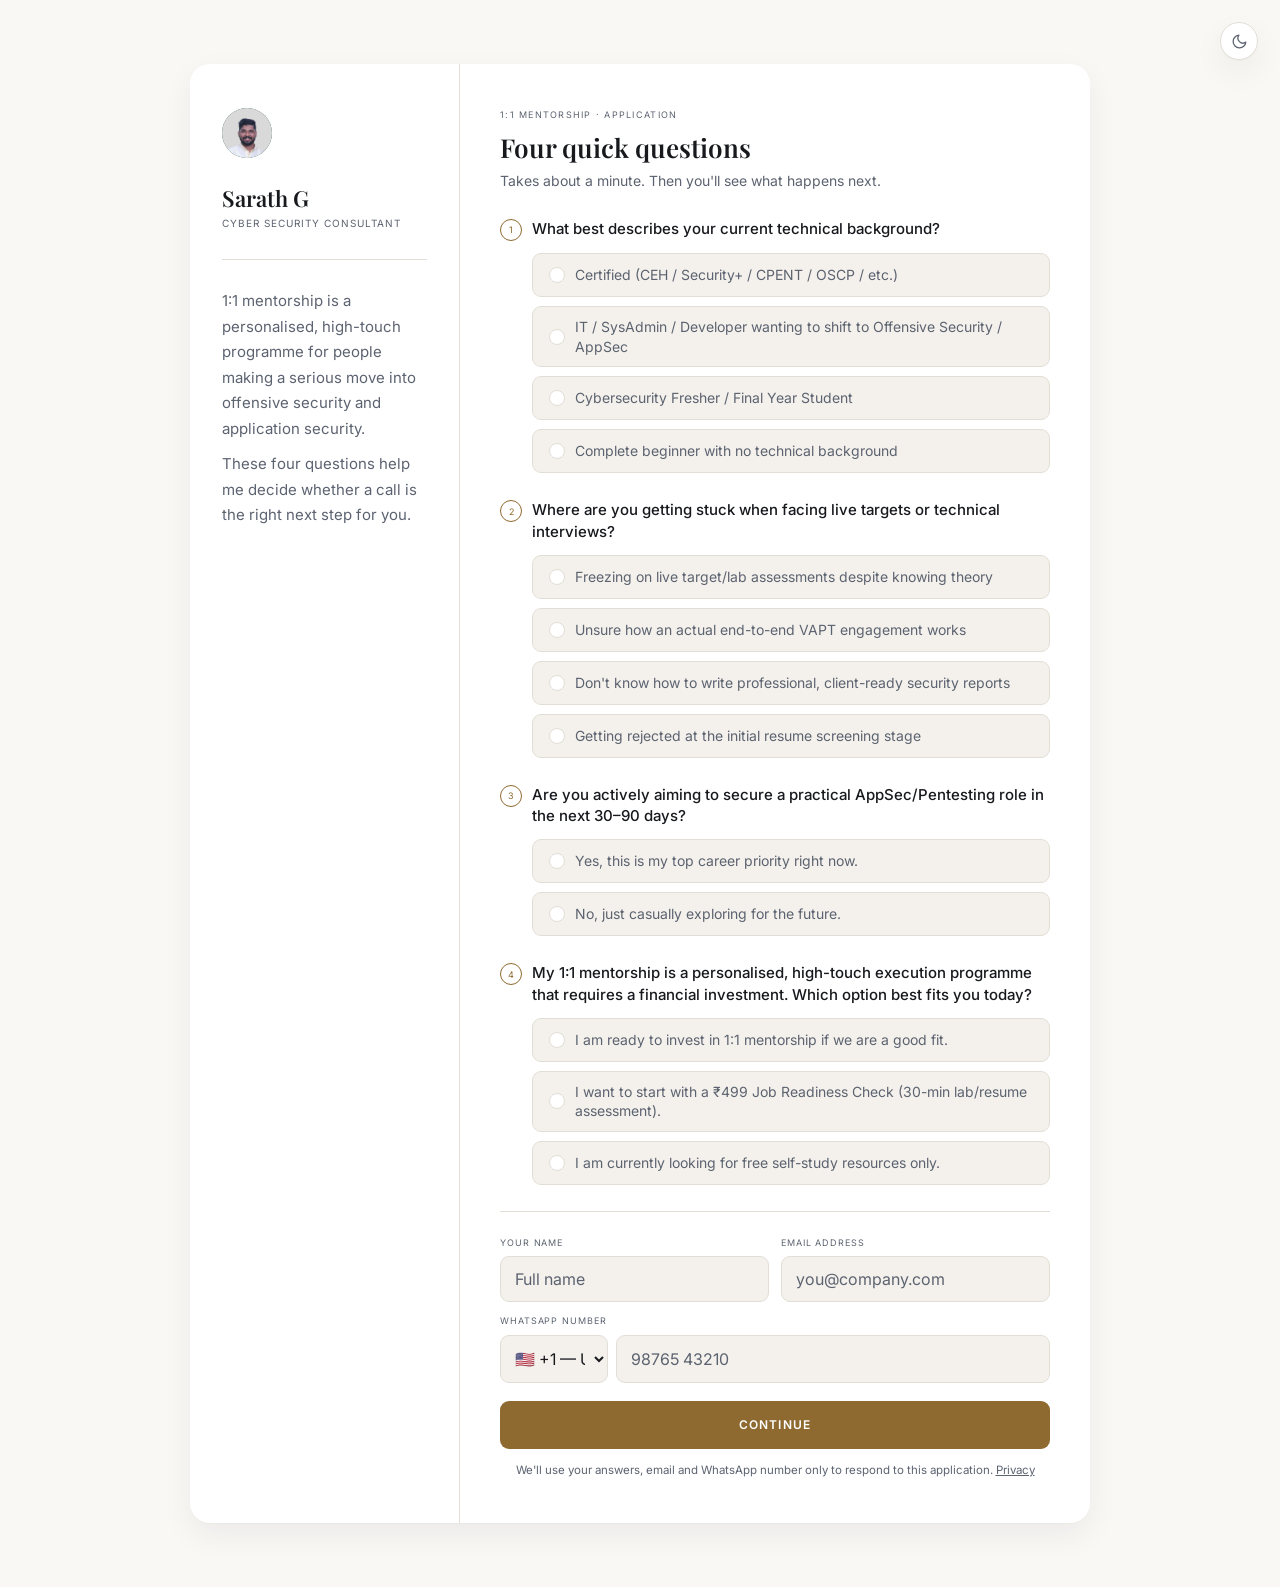
<file: apply/index.html>
<!DOCTYPE html>
<html lang="en">
<head>
<meta charset="UTF-8">
<meta name="viewport" content="width=device-width, initial-scale=1.0">
<script>
  (function () {
    var stored = localStorage.getItem('meetWithSarathTheme');
    if (stored === 'light' || stored === 'dark') {
      document.documentElement.setAttribute('data-theme', stored);
    }
  })();
</script>
<!-- Google tag (gtag.js) -->
<script async src="https://www.googletagmanager.com/gtag/js?id=G-ML4GP9590F"></script>
<script>
  window.dataLayer = window.dataLayer || [];
  function gtag(){dataLayer.push(arguments);}
  gtag('js', new Date());
  gtag('config', 'G-ML4GP9590F');
</script>
<title>Apply for 1:1 Mentorship — Sarath G</title>
<meta name="description" content="Four quick questions to see whether 1:1 mentorship with Sarath G is the right next step.">
<meta name="robots" content="noindex, nofollow">
<meta property="og:type" content="website">
<meta property="og:title" content="Apply for 1:1 Mentorship — Sarath G">
<meta property="og:description" content="Four quick questions to see whether 1:1 mentorship with Sarath G is the right next step.">
<meta property="og:url" content="https://meet.sarathg.me/apply/">
<meta property="og:image" content="https://meet.sarathg.me/og.png">
<meta property="og:image:width" content="1200">
<meta property="og:image:height" content="630">
<meta property="og:image:alt" content="Book time with Sarath | Sarath G">
<meta name="twitter:card" content="summary_large_image">
<meta name="twitter:title" content="Apply for 1:1 Mentorship — Sarath G">
<meta name="twitter:description" content="Four quick questions to see whether 1:1 mentorship with Sarath G is the right next step.">
<meta name="twitter:image" content="https://meet.sarathg.me/og.png">
<link rel="icon" type="image/png" href="../assets/favicon.png">
<link rel="preconnect" href="https://fonts.googleapis.com">
<link rel="preconnect" href="https://fonts.gstatic.com" crossorigin>
<link href="https://fonts.googleapis.com/css2?family=Playfair+Display:wght@500;600&family=Inter:wght@400;500;600&display=swap" rel="stylesheet">
<style>
  :root{
    --bg:#faf8f5; --panel:#ffffff; --surface:#f4f1ec; --border:#e2ded6;
    --text:#17191d; --muted:#5c6370; --accent:#8f6a30;
    --accent-soft:#8f6a3014; --accent-dim:#8f6a3033;
    --red:#bd3f34; --red-dim:#bd3f3433;
    --btn-text:#ffffff; --btn-spinner-track:#ffffff4d;
    --shadow:0 1px 2px #17191d08, 0 12px 32px #17191d0f;
    --avatar-bg:#1c4d3a; --avatar-text:#cda868;
    --serif:'Playfair Display', Georgia, serif;
    --sans:'Inter', -apple-system, 'Segoe UI', Roboto, sans-serif;
    --radius:14px;
  }
  @media (prefers-color-scheme: dark){
    :root:not([data-theme="light"]){
      --bg:#0a0e14; --panel:#10161f; --surface:#161d29; --border:#232c3a;
      --text:#e6edf3; --muted:#8b98a5; --accent:#cda868;
      --accent-soft:#cda86814; --accent-dim:#cda86833;
      --red:#e0685c; --red-dim:#e0685c33;
      --btn-text:#0a0e14; --btn-spinner-track:#0a0e144d;
      --shadow:0 0 0 1px #ffffff0d, 0 16px 40px #00000066;
    }
  }
  :root[data-theme="dark"]{
    --bg:#0a0e14; --panel:#10161f; --surface:#161d29; --border:#232c3a;
    --text:#e6edf3; --muted:#8b98a5; --accent:#cda868;
    --accent-soft:#cda86814; --accent-dim:#cda86833;
    --red:#e0685c; --red-dim:#e0685c33;
    --btn-text:#0a0e14; --btn-spinner-track:#0a0e144d;
    --shadow:0 0 0 1px #ffffff0d, 0 16px 40px #00000066;
  }

  *,*::before,*::after{box-sizing:border-box;margin:0;padding:0;}
  html,body{min-height:100vh;background:var(--bg);color:var(--text);font-family:var(--sans);font-size:16px;line-height:1.6;-webkit-font-smoothing:antialiased;transition:background-color .2s,color .2s;}
  .page{min-height:100vh;display:flex;align-items:center;justify-content:center;padding:64px 24px;}

  .theme-toggle{position:fixed;top:22px;right:22px;z-index:40;width:38px;height:38px;border-radius:50%;background:var(--panel);border:1px solid var(--border);color:var(--muted);display:flex;align-items:center;justify-content:center;cursor:pointer;transition:border-color .2s,color .2s,transform .15s;box-shadow:var(--shadow);}
  .theme-toggle:hover{color:var(--accent);border-color:var(--accent-dim);transform:scale(1.05);}
  .theme-toggle svg{width:17px;height:17px;}

  .card{width:100%;max-width:900px;display:flex;background:var(--panel);border-radius:20px;overflow:hidden;box-shadow:var(--shadow);animation:fadeUp .5s ease both;}
  @keyframes fadeUp{from{opacity:0;transform:translateY(16px);}to{opacity:1;transform:translateY(0);}}

  .left{width:270px;flex-shrink:0;border-right:1px solid var(--border);padding:44px 32px;display:flex;flex-direction:column;gap:28px;}
  .avatar{width:50px;height:50px;border-radius:50%;background:var(--avatar-bg);display:flex;align-items:center;justify-content:center;font-family:var(--serif);font-size:18px;font-weight:600;color:var(--avatar-text);flex-shrink:0;}
  .host-name{font-family:var(--serif);font-size:22px;font-weight:600;color:var(--text);line-height:1.15;margin-bottom:4px;}
  .host-role{font-size:10px;letter-spacing:.1em;text-transform:uppercase;color:var(--muted);}
  .divider{height:1px;background:var(--border);}
  .pitch{font-size:15px;color:var(--muted);line-height:1.7;}
  .pitch p{margin:0 0 10px;}
  .pitch p:last-child{margin-bottom:0;}

  .right{flex:1;padding:44px 40px;min-width:0;}
  .kicker{font-size:9px;letter-spacing:.14em;text-transform:uppercase;color:var(--muted);margin-bottom:10px;}
  .title{font-family:var(--serif);font-size:26px;font-weight:600;color:var(--text);line-height:1.2;margin:0 0 6px;}
  .lede{font-size:14px;color:var(--muted);margin-bottom:26px;}

  fieldset.q{border:none;margin:0 0 26px;min-width:0;}
  fieldset.q legend{display:flex;gap:10px;align-items:flex-start;padding:0;margin-bottom:12px;font-size:15px;font-weight:500;color:var(--text);line-height:1.45;}
  .q-num{width:22px;height:22px;border-radius:50%;border:1px solid var(--accent);display:flex;align-items:center;justify-content:center;font-size:9px;color:var(--accent);flex-shrink:0;margin-top:1px;font-weight:400;}
  .q-help{font-size:13px;color:var(--muted);margin:-4px 0 12px 32px;line-height:1.55;}
  .opts{display:flex;flex-wrap:wrap;gap:9px;margin-left:32px;}
  .opts.stack{flex-direction:column;}
  .opt{position:relative;display:block;}
  .opt input{position:absolute;opacity:0;width:100%;height:100%;top:0;left:0;margin:0;cursor:pointer;}
  .opt span{display:flex;align-items:center;gap:10px;min-height:44px;padding:10px 16px;border:1px solid var(--border);border-radius:9px;background:var(--surface);font-size:14px;color:var(--muted);transition:all .15s;line-height:1.4;}
  .opt span::before{content:'';width:16px;height:16px;flex-shrink:0;border:1.5px solid var(--border);background:var(--panel);transition:all .15s;}
  .opt.radio span::before{border-radius:50%;}
  .opt.check span::before{border-radius:4px;}
  .opt:hover span{border-color:var(--accent-dim);color:var(--text);}
  .opt input:checked + span{border-color:var(--accent);background:var(--accent-soft);color:var(--text);}
  .opt input:checked + span::before{border-color:var(--accent);background:var(--accent);box-shadow:inset 0 0 0 3px var(--panel);}
  .opt input:focus-visible + span{outline:2px solid var(--accent);outline-offset:2px;}
  fieldset.q.invalid legend{color:var(--red);}
  fieldset.q.invalid .opt span{border-color:var(--red-dim);}

  .form-grid{display:grid;grid-template-columns:1fr 1fr;gap:12px;margin:6px 0 4px 0;padding-top:24px;border-top:1px solid var(--border);}
  .field{display:flex;flex-direction:column;gap:6px;}
  .field.full{grid-column:1/-1;}
  .field-label{font-size:9px;letter-spacing:.1em;text-transform:uppercase;color:var(--muted);}
  input[type="text"],input[type="email"],input[type="tel"],select{background:var(--surface);border:1px solid var(--border);border-radius:9px;padding:12px 14px;font-size:16px;color:var(--text);font-family:var(--sans);outline:none;transition:border-color .15s;width:100%;min-height:44px;}
  input[type="text"]:focus,input[type="email"]:focus,input[type="tel"]:focus,select:focus{border-color:var(--accent);}
  /* Country-code picker + national-number input, side by side. The select
     is a fixed width just wide enough for "🇮🇳 +91" — its own option list
     (opened natively by the browser) can still show the full country name. */
  .phone-row{display:flex;gap:8px;}
  .phone-row select{flex:0 0 108px;width:108px;padding-left:10px;padding-right:6px;}
  .phone-row input{flex:1;min-width:0;}
  @media (max-width:480px){ .phone-row select{flex-basis:92px;width:92px;} }
  input::placeholder{color:var(--muted);}
  .hp{position:absolute;left:-9999px;width:1px;height:1px;overflow:hidden;}

  .submit-btn{width:100%;margin-top:18px;min-height:48px;padding:14px;background:var(--accent);border:none;border-radius:9px;font-size:12px;letter-spacing:.1em;text-transform:uppercase;color:var(--btn-text);font-family:var(--sans);font-weight:600;cursor:pointer;transition:opacity .2s,transform .1s;display:flex;align-items:center;justify-content:center;gap:8px;}
  .submit-btn:hover{opacity:.88;}
  .submit-btn:active{transform:scale(.99);}
  .submit-btn:disabled{opacity:.35;cursor:default;}
  .btn-spinner{width:13px;height:13px;border:1.5px solid var(--btn-spinner-track);border-top-color:var(--btn-text);border-radius:50%;animation:spin .7s linear infinite;display:none;}
  .submit-btn.loading .btn-spinner{display:block;}
  .submit-btn.loading .btn-text{opacity:.6;}
  @keyframes spin{to{transform:rotate(360deg);}}
  .error-msg{display:none;font-size:13px;color:var(--red);padding:11px 14px;border:1px solid var(--red-dim);border-radius:8px;background:var(--red-dim);margin-top:14px;}
  .error-msg.show{display:block;}
  .fineprint{font-size:11.5px;color:var(--muted);text-align:center;margin-top:12px;line-height:1.6;}
  .fineprint a{color:var(--muted);}

  .result{display:none;flex-direction:column;align-items:center;justify-content:center;gap:18px;text-align:center;padding:64px 44px;min-height:340px;animation:fadeUp .5s ease both;flex:1;}
  .result.show{display:flex;}
  .result-check{width:54px;height:54px;border-radius:50%;border:1px solid var(--accent);display:flex;align-items:center;justify-content:center;}
  .result-check svg{color:var(--accent);width:23px;height:23px;}
  .result-title{font-family:var(--serif);font-size:24px;font-weight:600;color:var(--text);line-height:1.2;}
  .result-body{font-size:15px;color:var(--muted);line-height:1.8;max-width:420px;}
  .result-body a{color:var(--accent);font-weight:500;}
  .result-links{display:flex;gap:10px;flex-wrap:wrap;justify-content:center;}
  .result-links a,.result-links button{min-height:44px;display:inline-flex;align-items:center;justify-content:center;padding:11px 22px;border:1px solid var(--border);border-radius:8px;font-size:12px;letter-spacing:.08em;text-transform:uppercase;color:var(--text);text-decoration:none;background:none;font-family:var(--sans);cursor:pointer;transition:border-color .2s,color .2s;}
  .result-links a:hover{border-color:var(--accent);color:var(--accent);}
  .res-list{display:flex;flex-direction:column;gap:10px;width:100%;max-width:460px;text-align:left;}
  .res-item{display:block;padding:14px 18px;border:1px solid var(--border);border-radius:10px;background:var(--surface);text-decoration:none;color:var(--muted);font-size:13.5px;line-height:1.5;transition:border-color .2s;}
  .res-item strong{display:block;color:var(--text);font-size:14.5px;font-weight:500;margin-bottom:2px;}
  .res-item:hover{border-color:var(--accent);}
  .res-item:focus-visible{outline:2px solid var(--accent);outline-offset:2px;}
  .card.done .left,.card.done .right{display:none;}

  @media (max-width:680px){
    .page{padding:52px 16px;}
    .card{flex-direction:column;}
    .left{width:100%;flex-direction:row;align-items:center;gap:14px;padding:18px 24px;border-right:none;border-bottom:1px solid var(--border);}
    .left .avatar{width:42px;height:42px;}
    .left .host-name{font-size:17px;margin-bottom:2px;}
    .left .divider,.left .pitch{display:none;}
    .right{padding:28px 22px;}
    .opts{margin-left:0;}
    .q-help{margin-left:0;}
    .form-grid{grid-template-columns:1fr;}
    .theme-toggle{top:14px;right:14px;}
    .result{padding:44px 24px;}
  }
</style>
<!-- Microsoft Clarity -->
<script type="text/javascript">
    (function(c,l,a,r,i,t,y){
        c[a]=c[a]||function(){(c[a].q=c[a].q||[]).push(arguments)};
        t=l.createElement(r);t.async=1;t.src="https://www.clarity.ms/tag/"+i;
        y=l.getElementsByTagName(r)[0];y.parentNode.insertBefore(t,y);
    })(window, document, "clarity", "script", "yet1lzjxmr");
</script>
<!-- Meta Pixel Code -->
<script>
!function(f,b,e,v,n,t,s)
{if(f.fbq)return;n=f.fbq=function(){n.callMethod?
n.callMethod.apply(n,arguments):n.queue.push(arguments)};
if(!f._fbq)f._fbq=n;n.push=n;n.loaded=!0;n.version='2.0';
n.queue=[];t=b.createElement(e);t.async=!0;
t.src=v;s=b.getElementsByTagName(e)[0];
s.parentNode.insertBefore(t,s)}(window, document,'script',
'https://connect.facebook.net/en_US/fbevents.js');
fbq('init', '1131377436123001');
fbq('track', 'PageView');
</script>
<noscript><img height="1" width="1" style="display:none"
src="https://www.facebook.com/tr?id=1131377436123001&ev=PageView&noscript=1"
/></noscript>
<!-- End Meta Pixel Code -->
</head>
<body>

<button class="theme-toggle" id="themeToggle" onclick="toggleTheme()" aria-label="Switch theme">
  <svg id="themeToggleIcon" viewBox="0 0 24 24" fill="none" stroke="currentColor" stroke-width="1.8" stroke-linecap="round" stroke-linejoin="round"></svg>
</button>

<main>
<div class="page">
  <div class="card" id="card">

    <div class="left">
      <div class="avatar"><img src="../assets/profile.jpg" alt="Sarath G" style="width:100%;height:100%;border-radius:50%;object-fit:cover;object-position:center;" onerror="this.outerHTML='SG'"></div>
      <div>
        <div class="host-name">Sarath G</div>
        <div class="host-role">Cyber Security Consultant</div>
      </div>
      <div class="divider"></div>
      <div class="pitch">
        <p>1:1 mentorship is a personalised, high-touch programme for people making a serious move into offensive security and application security.</p>
        <p>These four questions help me decide whether a call is the right next step for you.</p>
      </div>
    </div>

    <div class="right" id="formPanel">
      <div class="kicker">1:1 Mentorship · Application</div>
      <h1 class="title">Four quick questions</h1>
      <p class="lede">Takes about a minute. Then you'll see what happens next.</p>

      <form id="applyForm" novalidate onsubmit="return false;">

        <fieldset class="q" id="q-background">
          <legend><span class="q-num">1</span><span>What best describes your current technical background?</span></legend>
          <div class="opts stack">
            <label class="opt radio"><input type="radio" name="background" value="certified"><span>Certified (CEH / Security+ / CPENT / OSCP / etc.)</span></label>
            <label class="opt radio"><input type="radio" name="background" value="it-shift"><span>IT / SysAdmin / Developer wanting to shift to Offensive Security / AppSec</span></label>
            <label class="opt radio"><input type="radio" name="background" value="fresher"><span>Cybersecurity Fresher / Final Year Student</span></label>
            <label class="opt radio"><input type="radio" name="background" value="beginner"><span>Complete beginner with no technical background</span></label>
          </div>
        </fieldset>

        <fieldset class="q" id="q-bottleneck">
          <legend><span class="q-num">2</span><span>Where are you getting stuck when facing live targets or technical interviews?</span></legend>
          <div class="opts stack">
            <label class="opt radio"><input type="radio" name="bottleneck" value="freezing-labs"><span>Freezing on live target/lab assessments despite knowing theory</span></label>
            <label class="opt radio"><input type="radio" name="bottleneck" value="no-workflow"><span>Unsure how an actual end-to-end VAPT engagement works</span></label>
            <label class="opt radio"><input type="radio" name="bottleneck" value="reports"><span>Don't know how to write professional, client-ready security reports</span></label>
            <label class="opt radio"><input type="radio" name="bottleneck" value="rejected-screening"><span>Getting rejected at the initial resume screening stage</span></label>
          </div>
        </fieldset>

        <fieldset class="q" id="q-goal">
          <legend><span class="q-num">3</span><span>Are you actively aiming to secure a practical AppSec/Pentesting role in the next 30–90 days?</span></legend>
          <div class="opts stack">
            <label class="opt radio"><input type="radio" name="goal" value="yes"><span>Yes, this is my top career priority right now.</span></label>
            <label class="opt radio"><input type="radio" name="goal" value="no"><span>No, just casually exploring for the future.</span></label>
          </div>
        </fieldset>

        <fieldset class="q" id="q-commit">
          <legend><span class="q-num">4</span><span>My 1:1 mentorship is a personalised, high-touch execution programme that requires a financial investment. Which option best fits you today?</span></legend>
          <div class="opts stack">
            <label class="opt radio"><input type="radio" name="commit" value="invest"><span>I am ready to invest in 1:1 mentorship if we are a good fit.</span></label>
            <label class="opt radio"><input type="radio" name="commit" value="assess"><span>I want to start with a ₹499 Job Readiness Check (30-min lab/resume assessment).</span></label>
            <label class="opt radio"><input type="radio" name="commit" value="free"><span>I am currently looking for free self-study resources only.</span></label>
          </div>
        </fieldset>

        <div class="form-grid">
          <div class="field">
            <label class="field-label" for="fname">Your name</label>
            <input type="text" id="fname" placeholder="Full name" autocomplete="name">
          </div>
          <div class="field">
            <label class="field-label" for="email">Email address</label>
            <input type="email" id="email" placeholder="you@company.com" autocomplete="email">
          </div>
          <div class="field full">
            <label class="field-label" for="whatsappNum">WhatsApp number</label>
            <div class="phone-row">
              <select id="whatsappCountry" aria-label="Country code"></select>
              <input type="tel" id="whatsappNum" placeholder="98765 43210" autocomplete="tel-national" inputmode="tel">
            </div>
          </div>
          <div class="hp" aria-hidden="true">
            <label for="website">Leave this field empty</label>
            <input type="text" id="website" name="website" tabindex="-1" autocomplete="off">
          </div>
        </div>

        <div class="error-msg" id="errorMsg" role="alert"></div>
        <button type="button" class="submit-btn" id="submitBtn" onclick="handleSubmit()">
          <span class="btn-text">Continue</span>
          <div class="btn-spinner"></div>
        </button>
        <div class="fineprint">We'll use your answers, email and WhatsApp number only to respond to this application. <a href="https://sarathg.me/privacy/" target="_blank" rel="noopener">Privacy</a></div>
      </form>
    </div>

    <!-- RESULT: routing to a calendar -->
    <div class="result" id="resGo">
      <div class="result-check"><svg fill="none" stroke="currentColor" stroke-width="1.5" viewBox="0 0 24 24"><polyline points="20 6 9 17 4 12"/></svg></div>
      <div class="result-title" id="goTitle">Thanks — opening the calendar…</div>
      <div class="result-body" id="goBody">One moment.</div>
      <div class="result-links"><a id="goLink" href="/">Continue</a></div>
    </div>

    <!-- RESULT: free resources only -->
    <div class="result" id="resFree">
      <div class="result-check"><svg fill="none" stroke="currentColor" stroke-width="1.5" viewBox="0 0 24 24"><polyline points="20 6 9 17 4 12"/></svg></div>
      <div class="result-title">Your free self-study kit</div>
      <div class="result-body">Jumping straight into 1:1 mentorship isn't necessary if you're focusing on self-study right now. Start with these three — and <span id="emailedNote">apply again</span> whenever you're ready to fast-track with structured 1:1 mentorship.</div>
      <div class="res-list">
        <a class="res-item" href="https://sarathg.me/start" target="_blank" rel="noopener" data-resource="start"><strong>1. Start Here — The Foundation Hub</strong><span>A roadmap from certification theory to practical target mastery.</span></a>
        <a class="res-item" href="https://labs.sarathg.me" target="_blank" rel="noopener" data-resource="labs"><strong>2. Free Open-Source Security Labs</strong><span>Practice API testing, BOLA/JWT flaws and SOC detection on live targets.</span></a>
        <a class="res-item" href="https://gethired.sarathg.me" target="_blank" rel="noopener" data-resource="gethired"><strong>3. GetHired Career Readiness Tool</strong><span>Run your resume against real job descriptions and see your skill gaps.</span></a>
      </div>
    </div>

  </div>
</div>
</main>

<script src="/config.js?v=20261005"></script>
<script src="/assets/phone-countries.js?v=20260922b"></script>
<script>
  // ── THEME TOGGLE ─────────────────────────────────────────────
  const THEME_KEY = 'meetWithSarathTheme';
  const SUN_PATH = '<circle cx="12" cy="12" r="4"/><path d="M12 2v2M12 20v2M4.93 4.93l1.41 1.41M17.66 17.66l1.41 1.41M2 12h2M20 12h2M6.34 17.66l-1.41 1.41M19.07 4.93l-1.41 1.41"/>';
  const MOON_PATH = '<path d="M21 12.79A9 9 0 1 1 11.21 3 7 7 0 0 0 21 12.79z"/>';
  function getCurrentTheme() {
    const stored = localStorage.getItem(THEME_KEY);
    if (stored === 'light' || stored === 'dark') return stored;
    return window.matchMedia('(prefers-color-scheme: dark)').matches ? 'dark' : 'light';
  }
  function syncThemeToggleUI(theme) {
    const btn = document.getElementById('themeToggle'), icon = document.getElementById('themeToggleIcon');
    if (!btn || !icon) return;
    icon.innerHTML = theme === 'dark' ? SUN_PATH : MOON_PATH;
    btn.setAttribute('aria-label', theme === 'dark' ? 'Switch to light theme' : 'Switch to dark theme');
  }
  function toggleTheme() {
    const next = getCurrentTheme() === 'dark' ? 'light' : 'dark';
    localStorage.setItem(THEME_KEY, next);
    document.documentElement.setAttribute('data-theme', next);
    syncThemeToggleUI(next);
  }
  syncThemeToggleUI(getCurrentTheme());

  // ── TRACKING ─────────────────────────────────────────────────
  // Every step of an ad click is recorded in all three tools so the funnel
  // can be read (GA4), watched (Clarity) and optimised on (Meta). All wrappers
  // are no-ops if the tag is blocked. Answers are non-personal option codes;
  // name and email are never sent as event parameters.
  //   Meta standard : PageView, ViewContent, SubmitApplication
  //   Meta custom   : QualificationStart, QualificationAnswer, QualifiedLead,
  //                   AssessmentIntent, UnqualifiedLead, ResourceClick
  //   GA4           : qualification_view / _start / _answer / _error / _submit,
  //                   qualified_lead, assessment_intent, unqualified_lead, resource_click
  function fbStd(name, params) { try { if (window.fbq) fbq('track', name, params || {}); } catch (e) {} }
  function fbCustom(name, params) { try { if (window.fbq) fbq('trackCustom', name, params || {}); } catch (e) {} }
  function gaTrack(name, params) { try { if (typeof gtag === 'function') gtag('event', name, params || {}); } catch (e) {} }
  function clSet(k, v) { try { if (typeof clarity === 'function') clarity('set', k, v); } catch (e) {} }
  function clEvent(name) { try { if (typeof clarity === 'function') clarity('event', name); } catch (e) {} }

  const UTM = (function () {
    const p = new URLSearchParams(location.search), out = {};
    ['source', 'medium', 'campaign', 'content', 'term'].forEach(k => { const v = p.get('utm_' + k); if (v) out[k] = v; });
    if (Object.keys(out).length) { try { sessionStorage.setItem('meetUtm', JSON.stringify(out)); } catch (e) {} return out; }
    try { return JSON.parse(sessionStorage.getItem('meetUtm') || '{}'); } catch (e) { return {}; }
  })();

  fbStd('ViewContent', { content_name: 'Mentorship application', content_category: 'qualification-gate' });
  gaTrack('qualification_view', { page: 'apply' });

  let started = false;
  function markStarted(via) {
    if (started) return;
    started = true;
    fbCustom('QualificationStart', { via });
    gaTrack('qualification_start', { via });
    clEvent('qualification_start');
  }

  // ── FORM ─────────────────────────────────────────────────────
  const form = document.getElementById('applyForm');
  const QUESTION_KEY = { background: 'q1_background', bottleneck: 'q2_bottleneck', goal: 'q3_goal', commit: 'q4_commit' };

  function checkedValue(name) {
    const el = form.querySelector(`input[name="${name}"]:checked`);
    return el ? el.value : '';
  }

  form.addEventListener('change', (e) => {
    const t = e.target;
    if (!t || t.tagName !== 'INPUT' || !QUESTION_KEY[t.name]) return;
    markStarted(t.name);
    document.getElementById('q-' + t.name).classList.remove('invalid');
    fbCustom('QualificationAnswer', { question: QUESTION_KEY[t.name], answer: t.value });
    gaTrack('qualification_answer', { question: QUESTION_KEY[t.name], answer: t.value });
  });
  form.addEventListener('focusin', (e) => { if (e.target && (e.target.id === 'fname' || e.target.id === 'email' || e.target.id === 'whatsappNum')) markStarted(e.target.id); });
  document.getElementById('whatsappCountry').addEventListener('change', () => markStarted('whatsappCountry'));

  function showError(msg) {
    const el = document.getElementById('errorMsg');
    el.textContent = msg;
    el.classList.add('show');
  }
  function clearError() { document.getElementById('errorMsg').classList.remove('show'); }
  function setLoading(on) {
    const btn = document.getElementById('submitBtn');
    btn.classList.toggle('loading', on);
    btn.disabled = on;
  }

  function collect() {
    return {
      name: document.getElementById('fname').value.trim(),
      email: document.getElementById('email').value.trim(),
      whatsapp: combinedPhoneValue(document.getElementById('whatsappCountry'), document.getElementById('whatsappNum')),
      background: checkedValue('background'),
      bottleneck: checkedValue('bottleneck'),
      goal: checkedValue('goal'),
      commit: checkedValue('commit')
    };
  }

  function validate(a) {
    const missing = [];
    if (!a.background) missing.push('background');
    if (!a.bottleneck) missing.push('bottleneck');
    if (!a.goal) missing.push('goal');
    if (!a.commit) missing.push('commit');
    Object.keys(QUESTION_KEY).forEach(k => document.getElementById('q-' + k).classList.toggle('invalid', missing.indexOf(k) !== -1));
    if (missing.length) { showError('Please answer all four questions.'); document.getElementById('q-' + missing[0]).scrollIntoView({ behavior: 'smooth', block: 'center' }); return 'questions:' + missing.join('+'); }
    if (!a.name) { showError('Please enter your name.'); document.getElementById('fname').focus(); return 'name'; }
    if (!/^[^\s@]+@[^\s@]+\.[^\s@]+$/.test(a.email)) { showError('Please enter a valid email address.'); document.getElementById('email').focus(); return 'email'; }
    if (!looksLikePhoneNumber(a.whatsapp)) { showError('Please enter a valid WhatsApp number.'); document.getElementById('whatsappNum').focus(); return 'whatsapp'; }
    return null;
  }

  async function handleSubmit() {
    clearError();
    const a = collect();
    const bad = validate(a);
    if (bad) { gaTrack('qualification_error', { reason: 'validation', detail: bad }); return; }

    setLoading(true);
    let data;
    try {
      const res = await fetch(CONFIG.API_URL, {
        method: 'POST',
        body: JSON.stringify({
          action: 'submit-qualification',
          name: a.name, email: a.email, whatsapp: a.whatsapp, background: a.background, bottleneck: a.bottleneck, goal: a.goal, commit: a.commit,
          utm: UTM, referrer: document.referrer || '',
          website: document.getElementById('website').value
        })
      });
      data = await res.json();
    } catch (err) {
      setLoading(false);
      showError('Network error. Please check your connection and try again.');
      gaTrack('qualification_error', { reason: 'network' });
      return;
    }
    if (!data || !data.success) {
      setLoading(false);
      showError((data && data.error) || 'Something went wrong. Please try again.');
      gaTrack('qualification_error', { reason: 'server', detail: ((data && data.error) || '').slice(0, 60) });
      return;
    }

    // Accepted — record the outcome everywhere, then route.
    const outcome = data.outcome;
    const common = { outcome, background: a.background, bottleneck: a.bottleneck, goal: a.goal };
    fbStd('SubmitApplication', { content_name: 'Mentorship application', outcome });
    gaTrack('qualification_submit', Object.assign({ lead_id: data.leadId }, common));
    clSet('lead_outcome', outcome);
    clSet('lead_bottleneck', a.bottleneck);
    clEvent('qualification_submit');
    if (outcome === 'book-intake') {
      fbCustom('QualifiedLead', common);
      gaTrack('qualified_lead', Object.assign({ lead_id: data.leadId }, common));
    } else if (outcome === 'assess') {
      fbCustom('AssessmentIntent', common);
      gaTrack('assessment_intent', Object.assign({ lead_id: data.leadId }, common));
    } else {
      fbCustom('UnqualifiedLead', common);
      gaTrack('unqualified_lead', Object.assign({ lead_id: data.leadId }, common));
    }

    // Hand the identity + gate to the booking page through localStorage
    // (same origin) — never through the URL.
    try {
      localStorage.setItem('meetLead', JSON.stringify({ leadId: data.leadId, name: a.name, email: a.email, whatsapp: a.whatsapp, outcome }));
      if (data.gateToken) localStorage.setItem('meetGate', JSON.stringify({ token: data.gateToken, exp: data.expiresAt, leadId: data.leadId }));
    } catch (e) {}

    const card = document.getElementById('card');
    card.classList.add('done');
    if (outcome === 'free-resources') {
      // "I'm also emailing you this list" only if the backend actually sent it
      document.getElementById('emailedNote').textContent = data.emailed ? "I've also emailed you this kit. Apply again" : 'apply again';
      document.getElementById('resFree').classList.add('show');
      return;
    }
    const target = outcome === 'book-intake' ? '/?type=mentorship-intake&focus=1' : '/?type=job-readiness-check&focus=1';
    document.getElementById('goTitle').textContent = outcome === 'book-intake' ? "You're through — pick a time." : 'Good choice — book your assessment.';
    document.getElementById('goBody').textContent = outcome === 'book-intake'
      ? 'Opening the calendar for your intake call…'
      : 'Opening the calendar for the ₹499 Job Readiness Check…';
    document.getElementById('goLink').href = target;
    document.getElementById('resGo').classList.add('show');
    // small delay so the Pixel/GA beacons leave before the page unloads
    setTimeout(() => { location.href = target; }, 500);
  }

  document.querySelectorAll('#resFree a[data-resource]').forEach(a => a.addEventListener('click', () => {
    const resource = a.getAttribute('data-resource');
    fbCustom('ResourceClick', { resource });
    gaTrack('resource_click', { resource, page: 'apply' });
  }));
  form.addEventListener('keydown', (e) => { if (e.key === 'Enter' && e.target && e.target.tagName === 'INPUT' && e.target.type !== 'checkbox' && e.target.type !== 'radio') handleSubmit(); });

  // Country picker: render the options, select a best-guess default (see
  // assets/phone-countries.js), then let a returning applicant's own stored
  // number override that guess.
  initPhonePicker(document.getElementById('whatsappCountry'));

  // Returning applicant: prefill the identity fields
  try {
    const lead = JSON.parse(localStorage.getItem('meetLead') || 'null');
    if (lead) {
      if (lead.name) document.getElementById('fname').value = lead.name;
      if (lead.email) document.getElementById('email').value = lead.email;
      if (lead.whatsapp) splitPhoneValue(document.getElementById('whatsappCountry'), document.getElementById('whatsappNum'), lead.whatsapp);
    }
  } catch (e) {}
</script>
</body>
</html>
</file>
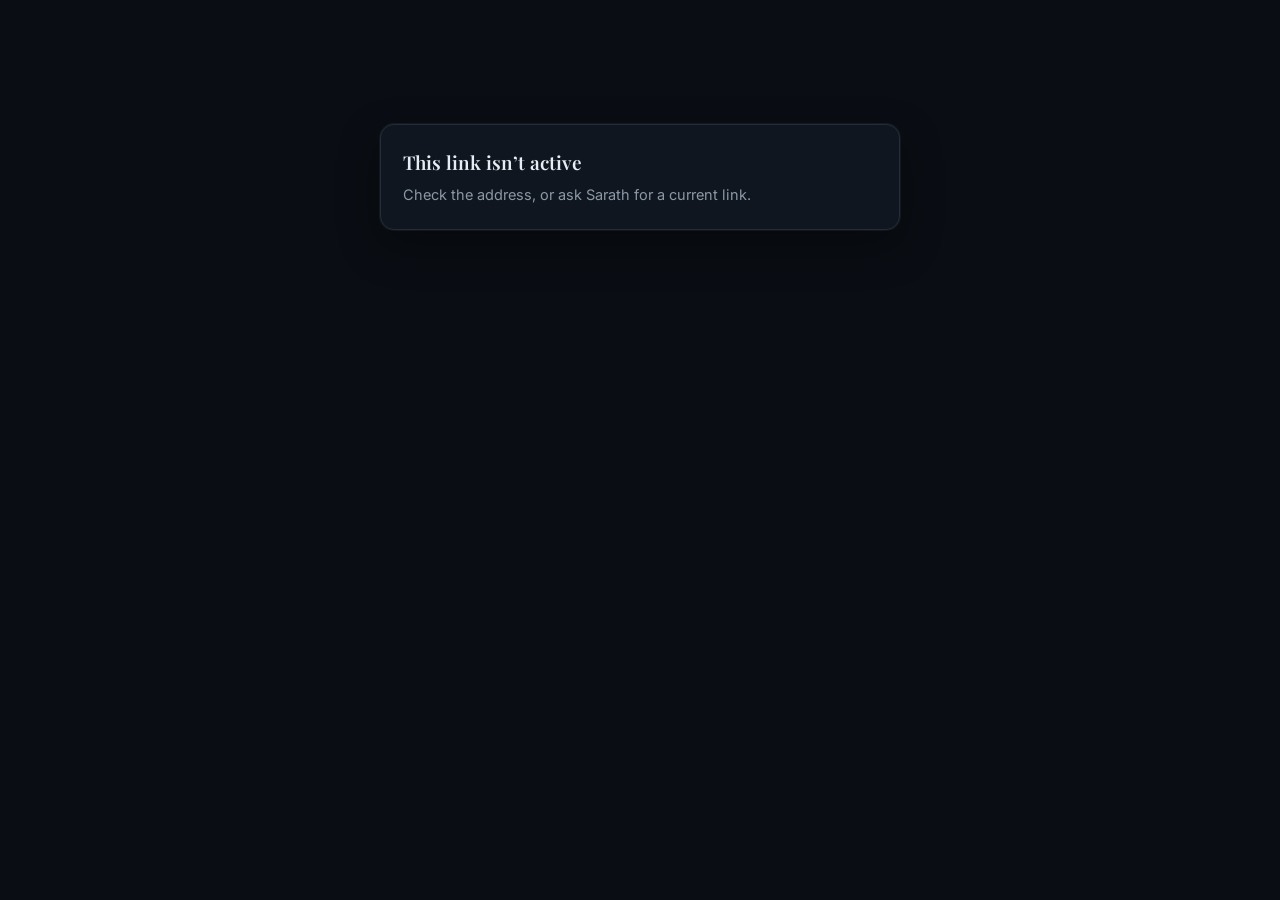
<file: availability/index.html>
<!DOCTYPE html>
<html lang="en">
<head>
<meta charset="utf-8">
<meta name="viewport" content="width=device-width, initial-scale=1">
<meta name="robots" content="noindex,nofollow">
<title>Availability — Sarath G</title>
<!-- Client availability view. This file is the TEMPLATE: every client folder
     under /availability/ is a byte-identical copy of it, and app.js reads the
     slug from the URL path. To onboard a client, copy this file to
     /availability/<slug>/index.html — nothing inside needs editing.
     When app.js or app.css changes, bump ?v= HERE AND IN EVERY CLIENT FOLDER
     in the same commit: Cloudflare serves the old file for days otherwise. -->
<link rel="preconnect" href="https://fonts.googleapis.com">
<link rel="preconnect" href="https://fonts.gstatic.com" crossorigin>
<link href="https://fonts.googleapis.com/css2?family=Playfair+Display:wght@500;600&family=Inter:wght@400;500;600&display=swap" rel="stylesheet">
<link rel="stylesheet" href="/availability/app.css?v=20260924c">
</head>
<body>
<main id="app" class="wrap"><p id="loading" class="muted">Loading availability…</p></main>
<div id="errorState" class="wrap" hidden></div>
<script src="/config.js?v=20261005"></script>
<script src="/availability/app.js?v=20260924c"></script>
</body>
</html>
</file>
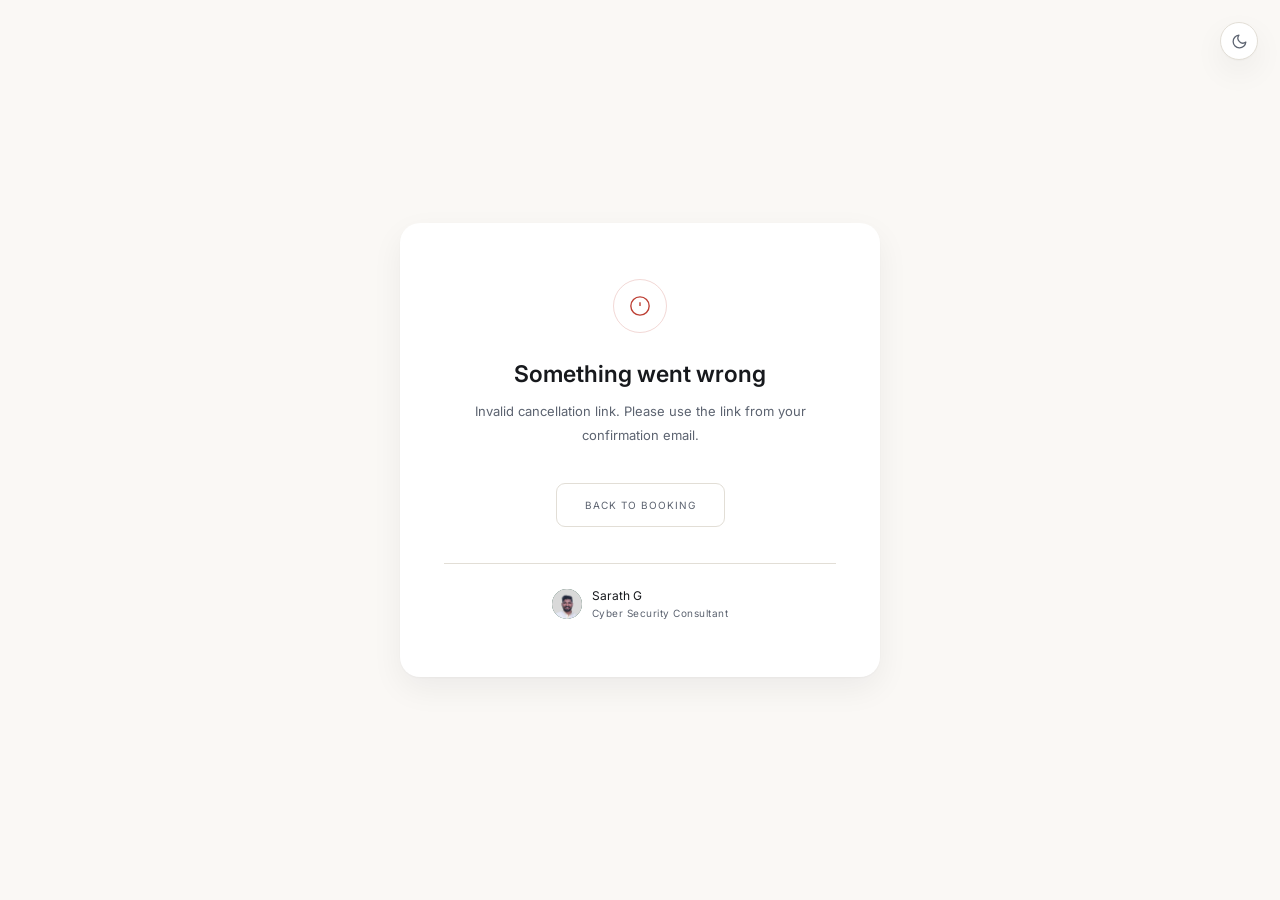
<file: cancel/index.html>
<!DOCTYPE html>
<html lang="en">
<head>
<meta charset="UTF-8">
<meta name="viewport" content="width=device-width, initial-scale=1.0">
<script>
  (function () {
    var stored = localStorage.getItem('meetWithSarathTheme');
    if (stored === 'light' || stored === 'dark') {
      document.documentElement.setAttribute('data-theme', stored);
    }
  })();
</script>
<!-- Google tag (gtag.js) -->
<script async src="https://www.googletagmanager.com/gtag/js?id=G-ML4GP9590F"></script>
<script>
  window.dataLayer = window.dataLayer || [];
  function gtag(){dataLayer.push(arguments);}
  gtag('js', new Date());

  gtag('config', 'G-ML4GP9590F');
</script>
<title>Cancel Booking — Meet with Sarath</title>
<link rel="icon" type="image/png" href="../assets/favicon.png">
<link rel="preconnect" href="https://fonts.googleapis.com">
<link rel="preconnect" href="https://fonts.gstatic.com" crossorigin>
<link href="https://fonts.googleapis.com/css2?family=Playfair+Display:wght@500;600&family=Inter:wght@400;500;600&display=swap" rel="stylesheet">
<style>
  :root{
    --bg:#faf8f5; --panel:#ffffff; --surface:#f4f1ec; --border:#e2ded6;
    --text:#17191d; --muted:#5c6370; --accent:#8f6a30;
    --accent-soft:#8f6a3014; --accent-dim:#8f6a3033;
    --red:#bd3f34; --red-dim:#bd3f3433;
    --btn-text:#ffffff;
    --shadow:0 1px 2px #17191d08, 0 12px 32px #17191d0f;
    --avatar-bg:#1c4d3a; --avatar-text:#cda868;
    --serif:'Playfair Display', Georgia, serif;
    --sans:'Inter', -apple-system, 'Segoe UI', Roboto, sans-serif;
  }
  @media (prefers-color-scheme: dark){
    :root:not([data-theme="light"]){
      --bg:#0a0e14; --panel:#10161f; --surface:#161d29; --border:#232c3a;
      --text:#e6edf3; --muted:#8b98a5; --accent:#cda868;
      --accent-soft:#cda86814; --accent-dim:#cda86833;
      --red:#e0685c; --red-dim:#e0685c33;
      --btn-text:#0a0e14;
      --shadow:0 0 0 1px #ffffff0d, 0 16px 40px #00000066;
    }
  }
  :root[data-theme="dark"]{
    --bg:#0a0e14; --panel:#10161f; --surface:#161d29; --border:#232c3a;
    --text:#e6edf3; --muted:#8b98a5; --accent:#cda868;
    --accent-soft:#cda86814; --accent-dim:#cda86833;
    --red:#e0685c; --red-dim:#e0685c33;
    --btn-text:#0a0e14;
    --shadow:0 0 0 1px #ffffff0d, 0 16px 40px #00000066;
  }

  *,*::before,*::after{box-sizing:border-box;margin:0;padding:0;}
  html,body{min-height:100vh;background:var(--bg);color:var(--text);font-family:var(--sans);font-size:14px;line-height:1.6;-webkit-font-smoothing:antialiased;}
  .page{min-height:100vh;display:flex;align-items:center;justify-content:center;padding:64px 20px;}

  .theme-toggle{position:fixed;top:22px;right:22px;z-index:40;width:38px;height:38px;border-radius:50%;background:var(--panel);border:1px solid var(--border);color:var(--muted);display:flex;align-items:center;justify-content:center;cursor:pointer;transition:border-color .2s,color .2s,transform .15s;box-shadow:var(--shadow);}
  .theme-toggle:hover{color:var(--accent);border-color:var(--accent-dim);transform:scale(1.05);}
  .theme-toggle svg{width:17px;height:17px;}
  @media (max-width:680px){ .theme-toggle{top:14px;right:14px;} }

  .card{width:100%;max-width:480px;background:var(--panel);border-radius:20px;padding:56px 44px;text-align:center;box-shadow:var(--shadow);animation:fadeUp .5s ease both;}
  @keyframes fadeUp{from{opacity:0;transform:translateY(16px);}to{opacity:1;transform:translateY(0);}}

  .icon-ring{width:54px;height:54px;border-radius:50%;border:1px solid var(--border);display:flex;align-items:center;justify-content:center;margin:0 auto 28px;}
  .icon-ring svg{width:22px;height:22px;color:var(--muted);}
  .icon-ring.confirm{border-color:var(--red-dim);}
  .icon-ring.confirm svg{color:var(--red);}
  .icon-ring.success{border-color:var(--accent-dim);}
  .icon-ring.success svg{color:var(--accent);}
  .icon-ring.error{border-color:var(--red-dim);}
  .icon-ring.error svg{color:var(--red);}

  h1{font-size:23px;font-weight:600;color:var(--text);margin-bottom:12px;line-height:1.2;}
  .subtitle{font-size:13px;color:var(--muted);line-height:1.8;margin-bottom:32px;}

  .booking-detail{background:var(--surface);border:1px solid var(--border);border-radius:12px;padding:18px 22px;margin-bottom:28px;text-align:left;}
  .detail-label{font-size:9px;letter-spacing:.14em;text-transform:uppercase;color:var(--muted);margin-bottom:12px;}
  .detail-row{display:flex;align-items:center;gap:10px;font-size:13px;color:var(--muted);margin-bottom:9px;}
  .detail-row:last-child{margin-bottom:0;}
  .detail-row svg{width:14px;height:14px;color:var(--muted);flex-shrink:0;}
  .detail-value{color:var(--text);}

  .btn-row{display:flex;flex-direction:column;gap:10px;}
  .btn-cancel{width:100%;padding:14px;background:var(--red);border:none;border-radius:9px;font-size:11px;letter-spacing:.1em;text-transform:uppercase;color:#fff;font-family:var(--sans);font-weight:600;cursor:pointer;transition:opacity .2s;display:flex;align-items:center;justify-content:center;gap:8px;}
  .btn-cancel:hover{opacity:.85;}
  .btn-cancel:disabled{opacity:.4;cursor:default;}
  .btn-back{width:100%;padding:13px;background:none;border:1px solid var(--border);border-radius:9px;font-size:10px;letter-spacing:.1em;text-transform:uppercase;color:var(--muted);font-family:var(--sans);cursor:pointer;transition:border-color .2s,color .2s;text-decoration:none;display:block;line-height:2.1;}
  .btn-back:hover{border-color:var(--accent);color:var(--accent);}
  .btn-book{display:inline-block;margin-top:4px;padding:13px 28px;border:1px solid var(--border);border-radius:9px;font-size:10px;letter-spacing:.1em;text-transform:uppercase;color:var(--muted);text-decoration:none;transition:border-color .2s,color .2s;font-family:var(--sans);}
  .btn-book:hover{border-color:var(--accent);color:var(--accent);}

  .spinner{width:13px;height:13px;border:1.5px solid #ffffff44;border-top-color:#fff;border-radius:50%;animation:spin .7s linear infinite;display:none;}
  .btn-cancel.loading .spinner{display:block;}
  .btn-cancel.loading .btn-label{opacity:.6;}
  @keyframes spin{to{transform:rotate(360deg);}}

  .host-footer{margin-top:36px;padding-top:22px;border-top:1px solid var(--border);display:flex;align-items:center;justify-content:center;gap:10px;}
  .host-avatar{width:30px;height:30px;border-radius:50%;background:var(--avatar-bg);display:flex;align-items:center;justify-content:center;font-family:var(--serif);font-size:11px;font-weight:600;color:var(--avatar-text);flex-shrink:0;}
  .host-info{text-align:left;}
  .host-name{font-size:12px;color:var(--text);}
  .host-role{font-size:10px;color:var(--muted);letter-spacing:.05em;}

  .screen{display:none;}
  .screen.active{display:block;}
  .error-inline{font-size:11.5px;color:var(--red);padding:10px 14px;border:1px solid var(--red-dim);border-radius:8px;background:var(--red-dim);margin-bottom:18px;display:none;}
  .error-inline.show{display:block;}
</style>
<!-- Microsoft Clarity -->
<script type="text/javascript">
    (function(c,l,a,r,i,t,y){
        c[a]=c[a]||function(){(c[a].q=c[a].q||[]).push(arguments)};
        t=l.createElement(r);t.async=1;t.src="https://www.clarity.ms/tag/"+i;
        y=l.getElementsByTagName(r)[0];y.parentNode.insertBefore(t,y);
    })(window, document, "clarity", "script", "yet1lzjxmr");
</script>
</head>
<body>

<button class="theme-toggle" id="themeToggle" onclick="toggleTheme()" aria-label="Switch theme">
  <svg id="themeToggleIcon" viewBox="0 0 24 24" fill="none" stroke="currentColor" stroke-width="1.8" stroke-linecap="round" stroke-linejoin="round"></svg>
</button>

<main>
<div class="page">
  <div class="card">

    <!-- LOADING -->
    <div class="screen active" id="screen-loading">
      <div class="icon-ring">
        <svg fill="none" stroke="currentColor" stroke-width="1.5" viewBox="0 0 24 24">
          <path d="M12 2v4M12 18v4M4.93 4.93l2.83 2.83M16.24 16.24l2.83 2.83M2 12h4M18 12h4M4.93 19.07l2.83-2.83M16.24 7.76l2.83-2.83"/>
        </svg>
      </div>
      <h1>Loading…</h1>
      <p class="subtitle">Fetching your booking details.</p>
    </div>

    <!-- CONFIRM -->
    <div class="screen" id="screen-confirm">
      <div class="icon-ring confirm">
        <svg fill="none" stroke="currentColor" stroke-width="1.5" viewBox="0 0 24 24">
          <polyline points="3 6 5 6 21 6"/>
          <path d="M19 6l-1 14H6L5 6"/>
          <path d="M10 11v6M14 11v6"/>
          <path d="M9 6V4h6v2"/>
        </svg>
      </div>
      <h1>Cancel this booking?</h1>
      <p class="subtitle">This will permanently remove your session and you will receive a confirmation email.</p>
      <div class="booking-detail">
        <div class="detail-label">Booking details</div>
        <div class="detail-row">
          <svg fill="none" stroke="currentColor" stroke-width="1.5" viewBox="0 0 24 24"><circle cx="12" cy="8" r="4"/><path d="M4 20c0-4 3.6-7 8-7s8 3 8 7"/></svg>
          <span class="detail-value" id="detail-name">—</span>
        </div>
        <div class="detail-row">
          <svg fill="none" stroke="currentColor" stroke-width="1.5" viewBox="0 0 24 24"><rect x="3" y="4" width="18" height="18" rx="2"/><line x1="16" y1="2" x2="16" y2="6"/><line x1="8" y1="2" x2="8" y2="6"/><line x1="3" y1="10" x2="21" y2="10"/></svg>
          <span class="detail-value" id="detail-date">—</span>
        </div>
        <div class="detail-row">
          <svg fill="none" stroke="currentColor" stroke-width="1.5" viewBox="0 0 24 24"><circle cx="12" cy="12" r="10"/><polyline points="12 6 12 12 16 14"/></svg>
          <span class="detail-value" id="detail-time">—</span>
        </div>
      </div>
      <div class="error-inline" id="cancelError"></div>
      <div class="btn-row">
        <button class="btn-cancel" id="confirmCancelBtn" onclick="executeCancel()">
          <span class="btn-label">Yes, cancel booking</span>
          <div class="spinner"></div>
        </button>
        <a class="btn-back" href="/">Keep my booking</a>
      </div>
    </div>

    <!-- SUCCESS -->
    <div class="screen" id="screen-success">
      <div class="icon-ring success">
        <svg fill="none" stroke="currentColor" stroke-width="1.5" viewBox="0 0 24 24">
          <polyline points="20 6 9 17 4 12"/>
        </svg>
      </div>
      <h1>Booking Cancelled</h1>
      <p class="subtitle" id="success-msg">Your booking has been cancelled. A confirmation email has been sent to you.</p>
      <a class="btn-book" href="/">Book a new time</a>
    </div>

    <!-- ERROR -->
    <div class="screen" id="screen-error">
      <div class="icon-ring error">
        <svg fill="none" stroke="currentColor" stroke-width="1.5" viewBox="0 0 24 24">
          <circle cx="12" cy="12" r="10"/>
          <line x1="12" y1="8" x2="12" y2="12"/>
          <line x1="12" y1="16" x2="12.01" y2="16"/>
        </svg>
      </div>
      <h1>Something went wrong</h1>
      <p class="subtitle" id="error-msg">This booking no longer exists or the link has expired.</p>
      <a class="btn-book" href="/">Back to booking</a>
    </div>

    <!-- FOOTER -->
    <div class="host-footer">
      <div class="host-avatar"><img src="../assets/profile.jpg" alt="Sarath G" style="width:100%;height:100%;border-radius:50%;object-fit:cover;object-position:center;" onerror="this.outerHTML='SG'"></div>
      <div class="host-info">
        <div class="host-name">Sarath G</div>
        <div class="host-role">Cyber Security Consultant</div>
      </div>
    </div>

  </div>
</div>
</main>

<script src="/config.js?v=20261005"></script>
<script>
  // ── THEME TOGGLE (identical logic on every page — shared localStorage
  // key means the choice carries across the whole site automatically) ──
  const THEME_KEY = 'meetWithSarathTheme';
  const SUN_PATH = '<circle cx="12" cy="12" r="4"/><path d="M12 2v2M12 20v2M4.93 4.93l1.41 1.41M17.66 17.66l1.41 1.41M2 12h2M20 12h2M6.34 17.66l-1.41 1.41M19.07 4.93l-1.41 1.41"/>';
  const MOON_PATH = '<path d="M21 12.79A9 9 0 1 1 11.21 3 7 7 0 0 0 21 12.79z"/>';

  function getCurrentTheme() {
    const stored = localStorage.getItem(THEME_KEY);
    if (stored === 'light' || stored === 'dark') return stored;
    return window.matchMedia('(prefers-color-scheme: dark)').matches ? 'dark' : 'light';
  }

  function syncThemeToggleUI(theme) {
    const btn = document.getElementById('themeToggle');
    const icon = document.getElementById('themeToggleIcon');
    if (!btn || !icon) return;
    icon.innerHTML = theme === 'dark' ? SUN_PATH : MOON_PATH;
    btn.setAttribute('aria-label', theme === 'dark' ? 'Switch to light theme' : 'Switch to dark theme');
  }

  function toggleTheme() {
    const next = getCurrentTheme() === 'dark' ? 'light' : 'dark';
    localStorage.setItem(THEME_KEY, next);
    document.documentElement.setAttribute('data-theme', next);
    syncThemeToggleUI(next);
  }

  syncThemeToggleUI(getCurrentTheme());

  const params  = new URLSearchParams(window.location.search);
  const eventId = params.get('eventId');
  const email   = params.get('email');
  const dateStr = params.get('date');
  const timeStr = params.get('time');
  const nameStr = params.get('name');

  function show(id) {
    document.querySelectorAll('.screen').forEach(s => s.classList.remove('active'));
    document.getElementById('screen-' + id).classList.add('active');
  }

  function showErrorScreen(msg) {
    if (msg) document.getElementById('error-msg').textContent = msg;
    show('error');
  }

  window.addEventListener('load', () => {
    if (!eventId || !email) {
      showErrorScreen('Invalid cancellation link. Please use the link from your confirmation email.');
      return;
    }
    document.getElementById('detail-name').textContent = nameStr || email;
    document.getElementById('detail-date').textContent = dateStr || '—';
    document.getElementById('detail-time').textContent = (timeStr ? decodeURIComponent(timeStr) : '—') + ' IST';
    show('confirm');
  });

  async function executeCancel() {
    const btn   = document.getElementById('confirmCancelBtn');
    const errEl = document.getElementById('cancelError');
    errEl.classList.remove('show');
    btn.classList.add('loading');
    btn.disabled = true;

    try {
      const res  = await fetch(CONFIG.API_URL, {
        method: 'POST',
        body:   JSON.stringify({ action: 'cancel', eventId, email })
      });
      const data = await res.json();

      if (data.success) {
        document.getElementById('success-msg').textContent =
          `Your booking${dateStr ? ' on ' + decodeURIComponent(dateStr) : ''}${timeStr ? ' at ' + decodeURIComponent(timeStr) + ' IST' : ''} has been cancelled. A confirmation email has been sent to ${email}.`;
        show('success');
      } else {
        errEl.textContent = data.error || 'Could not cancel. The booking may already be cancelled.';
        errEl.classList.add('show');
        btn.classList.remove('loading');
        btn.disabled = false;
      }
    } catch (err) {
      errEl.textContent = 'Network error. Please try again or reply to your confirmation email to cancel.';
      errEl.classList.add('show');
      btn.classList.remove('loading');
      btn.disabled = false;
    }
  }
</script>
</body>
</html>
</file>
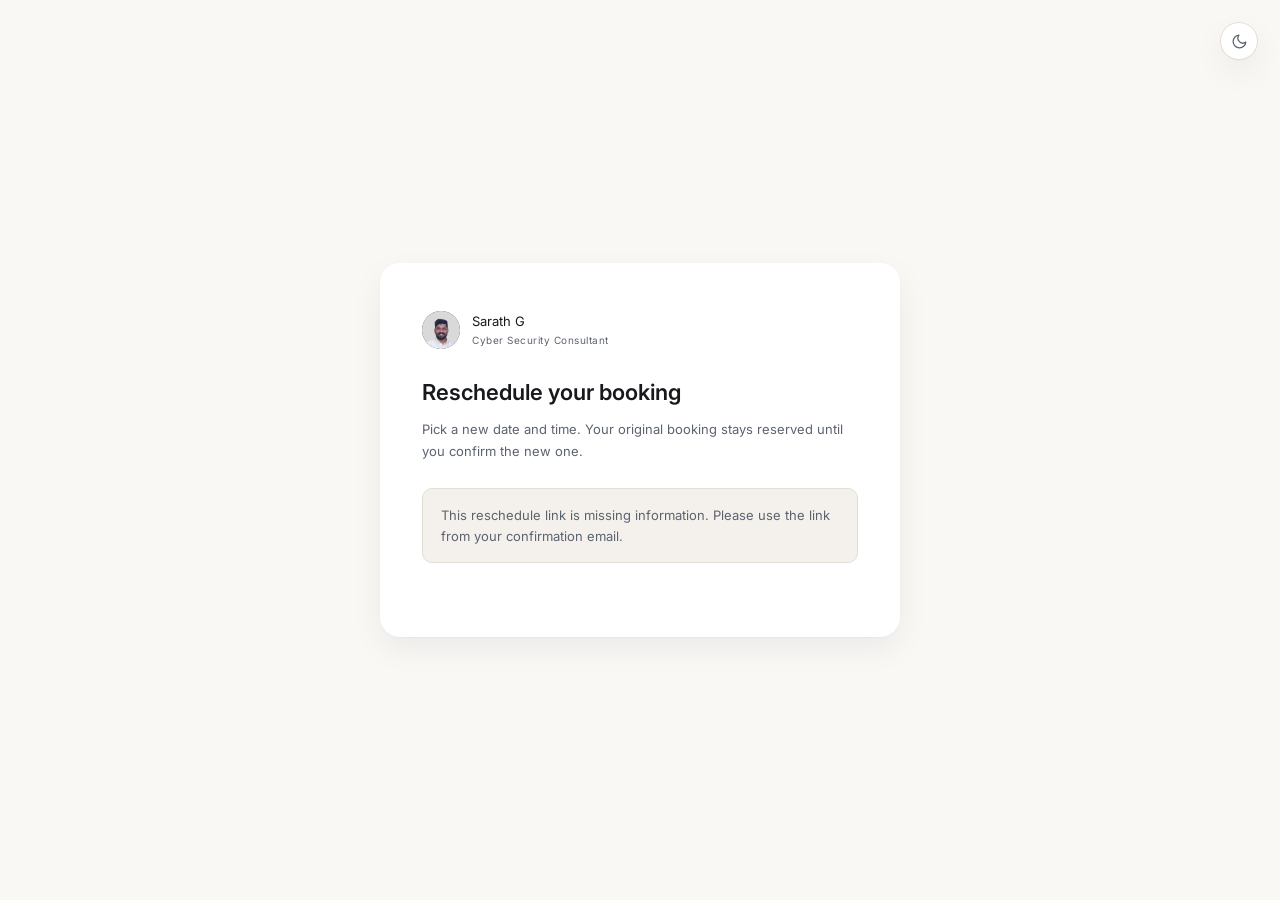
<file: reschedule/index.html>
<!DOCTYPE html>
<html lang="en">
<head>
<meta charset="UTF-8">
<meta name="viewport" content="width=device-width, initial-scale=1.0">
<script>
  (function () {
    var stored = localStorage.getItem('meetWithSarathTheme');
    if (stored === 'light' || stored === 'dark') {
      document.documentElement.setAttribute('data-theme', stored);
    }
  })();
</script>
<!-- Google tag (gtag.js) -->
<script async src="https://www.googletagmanager.com/gtag/js?id=G-ML4GP9590F"></script>
<script>
  window.dataLayer = window.dataLayer || [];
  function gtag(){dataLayer.push(arguments);}
  gtag('js', new Date());

  gtag('config', 'G-ML4GP9590F');
</script>
<title>Reschedule — Meet with Sarath</title>
<link rel="icon" type="image/png" href="../assets/favicon.png">
<link rel="preconnect" href="https://fonts.googleapis.com">
<link rel="preconnect" href="https://fonts.gstatic.com" crossorigin>
<link href="https://fonts.googleapis.com/css2?family=Playfair+Display:wght@500;600&family=Inter:wght@400;500;600&display=swap" rel="stylesheet">
<style>
  :root{
    --bg:#faf8f5; --panel:#ffffff; --surface:#f4f1ec; --border:#e2ded6;
    --text:#17191d; --muted:#5c6370; --accent:#8f6a30;
    --accent-soft:#8f6a3014; --accent-dim:#8f6a3033;
    --red:#bd3f34; --red-dim:#bd3f3433;
    --btn-text:#ffffff;
    --shadow:0 1px 2px #17191d08, 0 12px 32px #17191d0f;
    --avatar-bg:#1c4d3a; --avatar-text:#cda868;
    --serif:'Playfair Display', Georgia, serif;
    --sans:'Inter', -apple-system, 'Segoe UI', Roboto, sans-serif;
  }
  @media (prefers-color-scheme: dark){
    :root:not([data-theme="light"]){
      --bg:#0a0e14; --panel:#10161f; --surface:#161d29; --border:#232c3a;
      --text:#e6edf3; --muted:#8b98a5; --accent:#cda868;
      --accent-soft:#cda86814; --accent-dim:#cda86833;
      --red:#e0685c; --red-dim:#e0685c33;
      --btn-text:#0a0e14;
      --shadow:0 0 0 1px #ffffff0d, 0 16px 40px #00000066;
    }
  }
  :root[data-theme="dark"]{
    --bg:#0a0e14; --panel:#10161f; --surface:#161d29; --border:#232c3a;
    --text:#e6edf3; --muted:#8b98a5; --accent:#cda868;
    --accent-soft:#cda86814; --accent-dim:#cda86833;
    --red:#e0685c; --red-dim:#e0685c33;
    --btn-text:#0a0e14;
    --shadow:0 0 0 1px #ffffff0d, 0 16px 40px #00000066;
  }

  *,*::before,*::after{box-sizing:border-box;margin:0;padding:0;}
  html,body{min-height:100vh;background:var(--bg);color:var(--text);font-family:var(--sans);font-size:14px;line-height:1.6;-webkit-font-smoothing:antialiased;}
  .page{min-height:100vh;display:flex;align-items:center;justify-content:center;padding:64px 20px;}

  .theme-toggle{position:fixed;top:22px;right:22px;z-index:40;width:38px;height:38px;border-radius:50%;background:var(--panel);border:1px solid var(--border);color:var(--muted);display:flex;align-items:center;justify-content:center;cursor:pointer;transition:border-color .2s,color .2s,transform .15s;box-shadow:var(--shadow);}
  .theme-toggle:hover{color:var(--accent);border-color:var(--accent-dim);transform:scale(1.05);}
  .theme-toggle svg{width:17px;height:17px;}
  @media (max-width:680px){ .theme-toggle{top:14px;right:14px;} }

  .card{width:100%;max-width:520px;background:var(--panel);border-radius:20px;padding:48px 42px;box-shadow:var(--shadow);animation:fadeUp .5s ease both;}
  @keyframes fadeUp{from{opacity:0;transform:translateY(16px);}to{opacity:1;transform:translateY(0);}}

  .host-row{display:flex;align-items:center;gap:12px;margin-bottom:26px;}
  .host-avatar{width:38px;height:38px;border-radius:50%;background:var(--avatar-bg);display:flex;align-items:center;justify-content:center;font-family:var(--serif);font-size:14px;font-weight:600;color:var(--avatar-text);flex-shrink:0;}
  .host-name{font-size:13px;color:var(--text);}
  .host-role{font-size:10px;color:var(--muted);letter-spacing:.05em;}

  h1{font-size:22px;font-weight:600;color:var(--text);margin:0 0 8px;}
  .sub{color:var(--muted);font-size:13px;margin:0 0 26px;line-height:1.7;}
  .current{background:var(--surface);border:1px solid var(--border);border-radius:10px;padding:16px 18px;margin-bottom:26px;font-size:13px;color:var(--muted);}
  .current b{color:var(--text);}

  label{display:block;font-size:9px;letter-spacing:.12em;text-transform:uppercase;color:var(--muted);margin-bottom:12px;}

  .cal-nav{display:flex;align-items:center;justify-content:space-between;margin-bottom:14px;}
  .cal-month{font-size:15px;font-weight:600;color:var(--text);}
  .nav-btn{background:none;border:1px solid var(--border);color:var(--muted);width:26px;height:26px;border-radius:7px;cursor:pointer;display:flex;align-items:center;justify-content:center;transition:border-color .2s,color .2s;}
  .nav-btn:hover{border-color:var(--accent);color:var(--accent);}
  .nav-btn svg{width:12px;height:12px;}

  .weekdays{display:grid;grid-template-columns:repeat(7,1fr);gap:3px;margin-bottom:4px;}
  .wd{text-align:center;font-size:9px;letter-spacing:.08em;text-transform:uppercase;color:var(--muted);padding:3px 0;}

  .cal-grid{display:grid;grid-template-columns:repeat(7,1fr);gap:4px;margin-bottom:26px;}
  .cal-cell{aspect-ratio:1;display:flex;align-items:center;justify-content:center;border-radius:7px;background:var(--surface);color:var(--muted);font-size:12px;cursor:pointer;border:1px solid transparent;transition:all .15s;}
  .cal-cell:hover{border-color:var(--accent);color:var(--accent);}
  .cal-cell.sel{background:var(--accent);color:var(--btn-text);font-weight:600;border-color:var(--accent);}

  .slots{display:grid;grid-template-columns:repeat(3,1fr);gap:8px;margin-bottom:26px;}
  .slot{padding:11px;border:1px solid var(--border);border-radius:8px;text-align:center;font-size:12.5px;cursor:pointer;background:var(--surface);color:var(--muted);transition:all .15s;}
  .slot:hover{border-color:var(--accent);color:var(--text);}
  .slot.sel{border-color:var(--accent);color:var(--accent);background:var(--accent-soft);}
  .slot.empty{grid-column:1/-1;color:var(--muted);font-size:12px;text-align:left;padding:0;background:none;border:none;cursor:default;}

  button.confirm-btn{width:100%;padding:14px;border:none;border-radius:9px;background:var(--accent);color:var(--btn-text);font-weight:600;font-size:11px;letter-spacing:.1em;text-transform:uppercase;cursor:pointer;font-family:var(--sans);transition:opacity .2s;}
  button.confirm-btn:hover{opacity:.88;}
  button.confirm-btn:disabled{opacity:.35;cursor:default;}

  .success{text-align:center;padding:20px 0;}
  .success-check{width:54px;height:54px;border-radius:50%;border:1px solid var(--accent);display:flex;align-items:center;justify-content:center;margin:0 auto 20px;}
  .success-check svg{width:22px;height:22px;color:var(--accent);}
  .success h2{color:var(--text);font-size:22px;font-weight:600;margin:0 0 10px;}
  .success p{color:var(--muted);font-size:13px;line-height:1.7;}

  .err{color:var(--red);font-size:11.5px;margin-top:14px;text-align:center;padding:10px 14px;border:1px solid var(--red-dim);border-radius:8px;background:var(--red-dim);display:none;}
  .err.show{display:block;}
</style>
<!-- Microsoft Clarity -->
<script type="text/javascript">
    (function(c,l,a,r,i,t,y){
        c[a]=c[a]||function(){(c[a].q=c[a].q||[]).push(arguments)};
        t=l.createElement(r);t.async=1;t.src="https://www.clarity.ms/tag/"+i;
        y=l.getElementsByTagName(r)[0];y.parentNode.insertBefore(t,y);
    })(window, document, "clarity", "script", "yet1lzjxmr");
</script>
</head>
<body>

<button class="theme-toggle" id="themeToggle" onclick="toggleTheme()" aria-label="Switch theme">
  <svg id="themeToggleIcon" viewBox="0 0 24 24" fill="none" stroke="currentColor" stroke-width="1.8" stroke-linecap="round" stroke-linejoin="round"></svg>
</button>

<main>
<div class="page">
  <div class="card" id="app">
    <div class="host-row">
      <div class="host-avatar"><img src="../assets/profile.jpg" alt="Sarath G" style="width:100%;height:100%;border-radius:50%;object-fit:cover;object-position:center;" onerror="this.outerHTML='SG'"></div>
      <div>
        <div class="host-name">Sarath G</div>
        <div class="host-role">Cyber Security Consultant</div>
      </div>
    </div>

    <h1>Reschedule your booking</h1>
    <p class="sub">Pick a new date and time. Your original booking stays reserved until you confirm the new one.</p>
    <div class="current" id="currentBox">Loading your booking…</div>

    <div id="pickerBox" style="display:none;">
      <label>Select a new date</label>
      <div class="cal-nav">
        <button class="nav-btn" id="prevBtn" onclick="changeMonth(-1)" aria-label="Previous month">
          <svg fill="none" stroke="currentColor" stroke-width="2" viewBox="0 0 24 24"><polyline points="15 18 9 12 15 6"/></svg>
        </button>
        <div class="cal-month" id="monthLabel"></div>
        <button class="nav-btn" onclick="changeMonth(1)" aria-label="Next month">
          <svg fill="none" stroke="currentColor" stroke-width="2" viewBox="0 0 24 24"><polyline points="9 18 15 12 9 6"/></svg>
        </button>
      </div>
      <div class="weekdays">
        <div class="wd">Su</div><div class="wd">Mo</div><div class="wd">Tu</div>
        <div class="wd">We</div><div class="wd">Th</div><div class="wd">Fr</div><div class="wd">Sa</div>
      </div>
      <div class="cal-grid" id="calGrid"></div>

      <label>Pick a time</label>
      <div class="slots" id="slotGrid"><div class="slot empty">Select a date first</div></div>
      <button class="confirm-btn" id="confirmBtn" disabled>Confirm new time</button>
      <div class="err" id="errBox"></div>
    </div>

    <div class="success" id="successBox" style="display:none;">
      <div class="success-check">
        <svg fill="none" stroke="currentColor" stroke-width="1.5" viewBox="0 0 24 24"><polyline points="20 6 9 17 4 12"/></svg>
      </div>
      <h2>You're rescheduled.</h2>
      <p id="successText"></p>
    </div>
  </div>
</div>
</main>

<script src="/config.js?v=20261005"></script>
<script>
  // ── THEME TOGGLE (identical logic on every page — shared localStorage
  // key means the choice carries across the whole site automatically) ──
  const THEME_KEY = 'meetWithSarathTheme';
  const SUN_PATH = '<circle cx="12" cy="12" r="4"/><path d="M12 2v2M12 20v2M4.93 4.93l1.41 1.41M17.66 17.66l1.41 1.41M2 12h2M20 12h2M6.34 17.66l-1.41 1.41M19.07 4.93l-1.41 1.41"/>';
  const MOON_PATH = '<path d="M21 12.79A9 9 0 1 1 11.21 3 7 7 0 0 0 21 12.79z"/>';

  function getCurrentTheme() {
    const stored = localStorage.getItem(THEME_KEY);
    if (stored === 'light' || stored === 'dark') return stored;
    return window.matchMedia('(prefers-color-scheme: dark)').matches ? 'dark' : 'light';
  }

  function syncThemeToggleUI(theme) {
    const btn = document.getElementById('themeToggle');
    const icon = document.getElementById('themeToggleIcon');
    if (!btn || !icon) return;
    icon.innerHTML = theme === 'dark' ? SUN_PATH : MOON_PATH;
    btn.setAttribute('aria-label', theme === 'dark' ? 'Switch to light theme' : 'Switch to dark theme');
  }

  function toggleTheme() {
    const next = getCurrentTheme() === 'dark' ? 'light' : 'dark';
    localStorage.setItem(THEME_KEY, next);
    document.documentElement.setAttribute('data-theme', next);
    syncThemeToggleUI(next);
  }

  syncThemeToggleUI(getCurrentTheme());

  const params = new URLSearchParams(location.search);
  const eventId   = params.get('eventId');
  const email     = params.get('email');
  const name      = params.get('name');
  const eventType = params.get('eventType') || 'scoping-call';

  const MONTHS = ['January','February','March','April','May','June','July','August','September','October','November','December'];
  let today    = new Date();
  let curYear  = today.getFullYear();
  let curMonth = today.getMonth();
  let selectedDate = null;
  let selectedTime = null;

  document.getElementById('currentBox').innerHTML =
    `<b>${name || 'Your booking'}</b><br>Choose a new slot below to move this booking.`;

  function dateKey(d) {
    return d.getFullYear() + '-' + String(d.getMonth() + 1).padStart(2, '0') + '-' + String(d.getDate()).padStart(2, '0');
  }

  // Same closed-day greying as the main booking page — see the comment
  // there. Cosmetic only; the slot endpoint remains the authority.
  let closedDays = { offWeekdays: [], blockedDates: [] };
  async function loadClosedDays() {
    try {
      const res = await fetch(`${CONFIG.API_URL}?action=availability`);
      const data = await res.json();
      if (data.offWeekdays) { closedDays = data; renderCalendar(); }
    } catch (e) {}
  }
  function isClosedDay(dt, iso) {
    if (closedDays.offWeekdays.indexOf(dt.getDay()) !== -1 || closedDays.blockedDates.indexOf(iso) !== -1) return true;
    if (closedDays.maxDaysAhead != null) {
      const t0 = new Date(today.getFullYear(), today.getMonth(), today.getDate());
      if (Math.round((dt - t0) / 86400000) > closedDays.maxDaysAhead) return true;
    }
    return false;
  }

  function renderCalendar() {
    document.getElementById('monthLabel').textContent = MONTHS[curMonth] + ' ' + curYear;
    const grid = document.getElementById('calGrid');
    grid.innerHTML = '';
    const first = new Date(curYear, curMonth, 1).getDay();
    const total = new Date(curYear, curMonth + 1, 0).getDate();

    for (let i = 0; i < first; i++) {
      const d = document.createElement('div');
      d.className = 'cal-cell';
      d.style.visibility = 'hidden';
      grid.appendChild(d);
    }

    for (let i = 1; i <= total; i++) {
      const dt = new Date(curYear, curMonth, i);
      const isPast = dt < new Date(today.getFullYear(), today.getMonth(), today.getDate());
      const cell = document.createElement('div');
      cell.className = 'cal-cell';
      cell.textContent = i;
      const iso = dateKey(dt);
      if (isPast || isClosedDay(dt, iso)) {
        cell.style.opacity = '.3';
        cell.style.pointerEvents = 'none';
        if (!isPast) cell.title = 'Not available';
      } else {
        cell.onclick = () => selectDate(iso, cell);
      }
      if (selectedDate === iso) cell.classList.add('sel');
      grid.appendChild(cell);
    }

    document.getElementById('prevBtn').disabled =
      curYear === today.getFullYear() && curMonth === today.getMonth();
  }

  function changeMonth(dir) {
    curMonth += dir;
    if (curMonth > 11) { curMonth = 0; curYear++; }
    if (curMonth < 0)  { curMonth = 11; curYear--; }
    renderCalendar();
  }

  function selectDate(iso, cellEl) {
    document.querySelectorAll('.cal-cell').forEach(c => c.classList.remove('sel'));
    cellEl.classList.add('sel');
    selectedDate = iso;
    selectedTime = null;
    document.getElementById('confirmBtn').disabled = true;
    fetchSlots(iso);
  }

  function fetchSlots(iso) {
    const slotGrid = document.getElementById('slotGrid');
    slotGrid.innerHTML = '<div class="slot empty">Loading…</div>';
    fetch(`${CONFIG.API_URL}?date=${encodeURIComponent(iso)}&eventType=${encodeURIComponent(eventType)}`)
      .then(r => r.json())
      .then(data => {
        slotGrid.innerHTML = '';
        if (!data.slots || !data.slots.length) {
          slotGrid.innerHTML = '<div class="slot empty">No slots available this day</div>';
          return;
        }
        data.slots.forEach(t => {
          const el = document.createElement('div');
          el.className = 'slot';
          el.textContent = t;
          el.onclick = () => {
            document.querySelectorAll('.slot').forEach(s => s.classList.remove('sel'));
            el.classList.add('sel');
            selectedTime = t;
            document.getElementById('confirmBtn').disabled = false;
          };
          slotGrid.appendChild(el);
        });
      })
      .catch(() => {
        slotGrid.innerHTML = '<div class="slot empty">Could not load availability. Please try again.</div>';
      });
  }

  document.getElementById('confirmBtn').onclick = () => {
    const btn = document.getElementById('confirmBtn');
    const err = document.getElementById('errBox');
    err.classList.remove('show');
    btn.disabled = true;
    btn.textContent = 'Rescheduling…';

    fetch(CONFIG.API_URL, {
      method: 'POST',
      body: JSON.stringify({
        action: 'reschedule',
        eventId, email,
        newDate: selectedDate,
        newTime: selectedTime
      })
    })
      .then(r => r.json())
      .then(res => {
        if (res.error) {
          err.textContent = res.error;
          err.classList.add('show');
          btn.disabled = false;
          btn.textContent = 'Confirm new time';
          return;
        }
        document.getElementById('pickerBox').style.display = 'none';
        document.getElementById('currentBox').style.display = 'none';
        document.getElementById('successBox').style.display = 'block';
        document.getElementById('successText').textContent =
          `Your booking is now set for ${selectedDate} at ${selectedTime} IST. A confirmation email is on its way.`;
      })
      .catch(() => {
        err.textContent = 'Something went wrong. Please try again.';
        err.classList.add('show');
        btn.disabled = false;
        btn.textContent = 'Confirm new time';
      });
  };

  if (!eventId || !email) {
    document.getElementById('currentBox').textContent = 'This reschedule link is missing information. Please use the link from your confirmation email.';
  } else {
    document.getElementById('pickerBox').style.display = 'block';
    renderCalendar();
    loadClosedDays();
  }
</script>
</body>
</html>
</file>
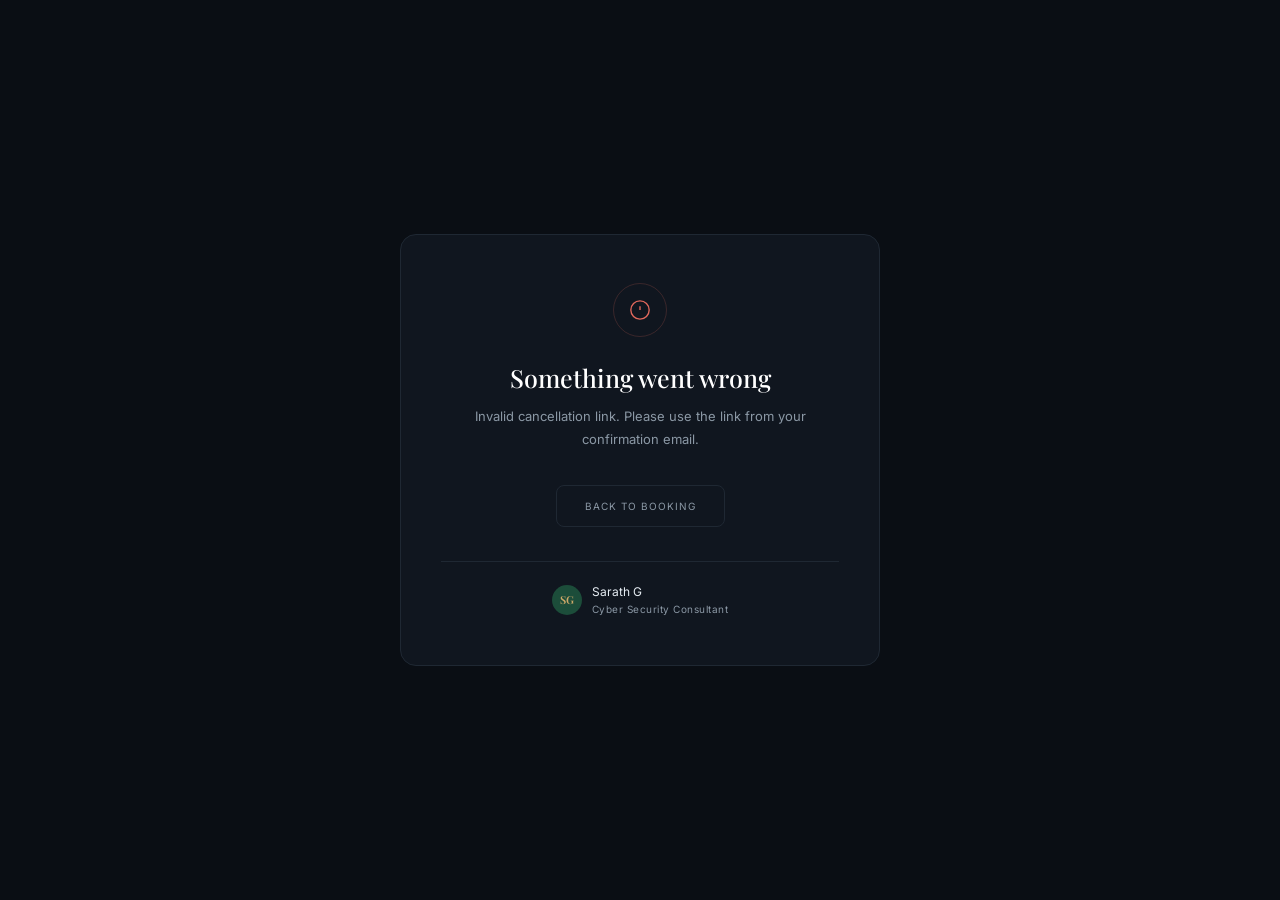
<file: cancel.html>
<!DOCTYPE html>
<html lang="en">
<head>
<meta charset="UTF-8">
<meta name="viewport" content="width=device-width, initial-scale=1.0">
<title>Cancel Booking — Meet with Sarath</title>
<link rel="preconnect" href="https://fonts.googleapis.com">
<link rel="preconnect" href="https://fonts.gstatic.com" crossorigin>
<link href="https://fonts.googleapis.com/css2?family=Playfair+Display:ital,wght@0,400;0,500;0,600&family=Inter:wght@400;500;600&display=swap" rel="stylesheet">
<style>
  :root{
    --bg:#0a0e14; --panel:#10161f; --line:#1f2833;
    --text:#e6edf3; --muted:#8b98a5; --accent:#cda868;
    --accent-soft:#cda86814; --accent-dim:#cda86833;
    --avatar-bg:#1c4d3a; --red:#e0685c; --red-dim:#e0685c33;
    --serif:'Playfair Display', Georgia, serif;
    --sans:'Inter', -apple-system, 'Segoe UI', Roboto, sans-serif;
  }
  *,*::before,*::after{box-sizing:border-box;margin:0;padding:0;}
  html,body{min-height:100vh;background:var(--bg);color:var(--text);font-family:var(--sans);font-size:14px;line-height:1.6;-webkit-font-smoothing:antialiased;}
  .page{min-height:100vh;display:flex;align-items:center;justify-content:center;padding:40px 20px;}
  .card{width:100%;max-width:480px;background:var(--panel);border:1px solid var(--line);border-radius:16px;padding:48px 40px;text-align:center;animation:fadeUp .5s ease both;}
  @keyframes fadeUp{from{opacity:0;transform:translateY(18px);}to{opacity:1;transform:translateY(0);}}

  .icon-ring{width:54px;height:54px;border-radius:50%;border:1px solid var(--line);display:flex;align-items:center;justify-content:center;margin:0 auto 26px;}
  .icon-ring svg{width:22px;height:22px;color:var(--muted);}
  .icon-ring.confirm{border-color:var(--red-dim);}
  .icon-ring.confirm svg{color:var(--red);}
  .icon-ring.success{border-color:var(--accent-dim);}
  .icon-ring.success svg{color:var(--accent);}
  .icon-ring.error{border-color:var(--red-dim);}
  .icon-ring.error svg{color:var(--red);}

  h1{font-family:var(--serif);font-size:25px;font-weight:500;color:#fff;margin-bottom:12px;line-height:1.2;}
  .subtitle{font-size:13px;color:var(--muted);line-height:1.8;margin-bottom:30px;}

  .booking-detail{background:#0d131c;border:1px solid var(--line);border-radius:10px;padding:16px 20px;margin-bottom:26px;text-align:left;}
  .detail-label{font-size:9px;letter-spacing:.14em;text-transform:uppercase;color:var(--muted);margin-bottom:10px;}
  .detail-row{display:flex;align-items:center;gap:10px;font-size:13px;color:var(--muted);margin-bottom:8px;}
  .detail-row:last-child{margin-bottom:0;}
  .detail-row svg{width:14px;height:14px;color:var(--accent);flex-shrink:0;}
  .detail-value{color:var(--text);}

  .btn-row{display:flex;flex-direction:column;gap:10px;}
  .btn-cancel{width:100%;padding:13px;background:var(--red);border:none;border-radius:8px;font-size:11px;letter-spacing:.1em;text-transform:uppercase;color:#fff;font-family:var(--sans);font-weight:600;cursor:pointer;transition:opacity .2s;display:flex;align-items:center;justify-content:center;gap:8px;}
  .btn-cancel:hover{opacity:.85;}
  .btn-cancel:disabled{opacity:.4;cursor:default;}
  .btn-back{width:100%;padding:12px;background:none;border:1px solid var(--line);border-radius:8px;font-size:10px;letter-spacing:.1em;text-transform:uppercase;color:var(--muted);font-family:var(--sans);cursor:pointer;transition:border-color .2s,color .2s;text-decoration:none;display:block;line-height:2.1;}
  .btn-back:hover{border-color:var(--accent);color:var(--accent);}
  .btn-book{display:inline-block;margin-top:4px;padding:12px 28px;border:1px solid var(--line);border-radius:8px;font-size:10px;letter-spacing:.1em;text-transform:uppercase;color:var(--muted);text-decoration:none;transition:border-color .2s,color .2s;font-family:var(--sans);}
  .btn-book:hover{border-color:var(--accent);color:var(--accent);}

  .spinner{width:13px;height:13px;border:1.5px solid #ffffff44;border-top-color:#fff;border-radius:50%;animation:spin .7s linear infinite;display:none;}
  .btn-cancel.loading .spinner{display:block;}
  .btn-cancel.loading .btn-label{opacity:.6;}
  @keyframes spin{to{transform:rotate(360deg);}}

  .host-footer{margin-top:34px;padding-top:20px;border-top:1px solid var(--line);display:flex;align-items:center;justify-content:center;gap:10px;}
  .host-avatar{width:30px;height:30px;border-radius:50%;background:var(--avatar-bg);display:flex;align-items:center;justify-content:center;font-family:var(--serif);font-size:11px;font-weight:600;color:var(--accent);flex-shrink:0;}
  .host-info{text-align:left;}
  .host-name{font-size:12px;color:var(--text);}
  .host-role{font-size:10px;color:var(--muted);letter-spacing:.05em;}

  .screen{display:none;}
  .screen.active{display:block;}
  .error-inline{font-size:11.5px;color:var(--red);padding:9px 12px;border:1px solid var(--red-dim);border-radius:7px;background:#e0685c0d;margin-bottom:16px;display:none;}
  .error-inline.show{display:block;}
</style>
</head>
<body>
<main>
<div class="page">
  <div class="card">

    <!-- LOADING -->
    <div class="screen active" id="screen-loading">
      <div class="icon-ring">
        <svg fill="none" stroke="currentColor" stroke-width="1.5" viewBox="0 0 24 24">
          <path d="M12 2v4M12 18v4M4.93 4.93l2.83 2.83M16.24 16.24l2.83 2.83M2 12h4M18 12h4M4.93 19.07l2.83-2.83M16.24 7.76l2.83-2.83"/>
        </svg>
      </div>
      <h1>Loading…</h1>
      <p class="subtitle">Fetching your booking details.</p>
    </div>

    <!-- CONFIRM -->
    <div class="screen" id="screen-confirm">
      <div class="icon-ring confirm">
        <svg fill="none" stroke="currentColor" stroke-width="1.5" viewBox="0 0 24 24">
          <polyline points="3 6 5 6 21 6"/>
          <path d="M19 6l-1 14H6L5 6"/>
          <path d="M10 11v6M14 11v6"/>
          <path d="M9 6V4h6v2"/>
        </svg>
      </div>
      <h1>Cancel this booking?</h1>
      <p class="subtitle">This will permanently remove your session and you will receive a confirmation email.</p>
      <div class="booking-detail">
        <div class="detail-label">Booking details</div>
        <div class="detail-row">
          <svg fill="none" stroke="currentColor" stroke-width="1.5" viewBox="0 0 24 24"><circle cx="12" cy="8" r="4"/><path d="M4 20c0-4 3.6-7 8-7s8 3 8 7"/></svg>
          <span class="detail-value" id="detail-name">—</span>
        </div>
        <div class="detail-row">
          <svg fill="none" stroke="currentColor" stroke-width="1.5" viewBox="0 0 24 24"><rect x="3" y="4" width="18" height="18" rx="2"/><line x1="16" y1="2" x2="16" y2="6"/><line x1="8" y1="2" x2="8" y2="6"/><line x1="3" y1="10" x2="21" y2="10"/></svg>
          <span class="detail-value" id="detail-date">—</span>
        </div>
        <div class="detail-row">
          <svg fill="none" stroke="currentColor" stroke-width="1.5" viewBox="0 0 24 24"><circle cx="12" cy="12" r="10"/><polyline points="12 6 12 12 16 14"/></svg>
          <span class="detail-value" id="detail-time">—</span>
        </div>
      </div>
      <div class="error-inline" id="cancelError"></div>
      <div class="btn-row">
        <button class="btn-cancel" id="confirmCancelBtn" onclick="executeCancel()">
          <span class="btn-label">Yes, cancel booking</span>
          <div class="spinner"></div>
        </button>
        <a class="btn-back" href="booking.html">Keep my booking</a>
      </div>
    </div>

    <!-- SUCCESS -->
    <div class="screen" id="screen-success">
      <div class="icon-ring success">
        <svg fill="none" stroke="currentColor" stroke-width="1.5" viewBox="0 0 24 24">
          <polyline points="20 6 9 17 4 12"/>
        </svg>
      </div>
      <h1>Booking Cancelled</h1>
      <p class="subtitle" id="success-msg">Your booking has been cancelled. A confirmation email has been sent to you.</p>
      <a class="btn-book" href="booking.html">Book a new time</a>
    </div>

    <!-- ERROR -->
    <div class="screen" id="screen-error">
      <div class="icon-ring error">
        <svg fill="none" stroke="currentColor" stroke-width="1.5" viewBox="0 0 24 24">
          <circle cx="12" cy="12" r="10"/>
          <line x1="12" y1="8" x2="12" y2="12"/>
          <line x1="12" y1="16" x2="12.01" y2="16"/>
        </svg>
      </div>
      <h1>Something went wrong</h1>
      <p class="subtitle" id="error-msg">This booking no longer exists or the link has expired.</p>
      <a class="btn-book" href="booking.html">Back to booking</a>
    </div>

    <!-- FOOTER -->
    <div class="host-footer">
      <div class="host-avatar">SG</div>
      <div class="host-info">
        <div class="host-name">Sarath G</div>
        <div class="host-role">Cyber Security Consultant</div>
      </div>
    </div>

  </div>
</div>
</main>

<script src="config.js"></script>
<script>
  const params  = new URLSearchParams(window.location.search);
  const eventId = params.get('eventId');
  const email   = params.get('email');
  const dateStr = params.get('date');
  const timeStr = params.get('time');
  const nameStr = params.get('name');

  function show(id) {
    document.querySelectorAll('.screen').forEach(s => s.classList.remove('active'));
    document.getElementById('screen-' + id).classList.add('active');
  }

  function showErrorScreen(msg) {
    if (msg) document.getElementById('error-msg').textContent = msg;
    show('error');
  }

  window.addEventListener('load', () => {
    if (!eventId || !email) {
      showErrorScreen('Invalid cancellation link. Please use the link from your confirmation email.');
      return;
    }
    document.getElementById('detail-name').textContent = nameStr || email;
    document.getElementById('detail-date').textContent = dateStr || '—';
    document.getElementById('detail-time').textContent = (timeStr ? decodeURIComponent(timeStr) : '—') + ' IST';
    show('confirm');
  });

  async function executeCancel() {
    const btn   = document.getElementById('confirmCancelBtn');
    const errEl = document.getElementById('cancelError');
    errEl.classList.remove('show');
    btn.classList.add('loading');
    btn.disabled = true;

    try {
      const res  = await fetch(CONFIG.API_URL, {
        method: 'POST',
        body:   JSON.stringify({ action: 'cancel', eventId, email })
      });
      const data = await res.json();

      if (data.success) {
        document.getElementById('success-msg').textContent =
          `Your booking${dateStr ? ' on ' + decodeURIComponent(dateStr) : ''}${timeStr ? ' at ' + decodeURIComponent(timeStr) + ' IST' : ''} has been cancelled. A confirmation email has been sent to ${email}.`;
        show('success');
      } else {
        errEl.textContent = data.error || 'Could not cancel. The booking may already be cancelled.';
        errEl.classList.add('show');
        btn.classList.remove('loading');
        btn.disabled = false;
      }
    } catch (err) {
      errEl.textContent = 'Network error. Please try again or reply to your confirmation email to cancel.';
      errEl.classList.add('show');
      btn.classList.remove('loading');
      btn.disabled = false;
    }
  }
</script>
</body>
</html>
</file>
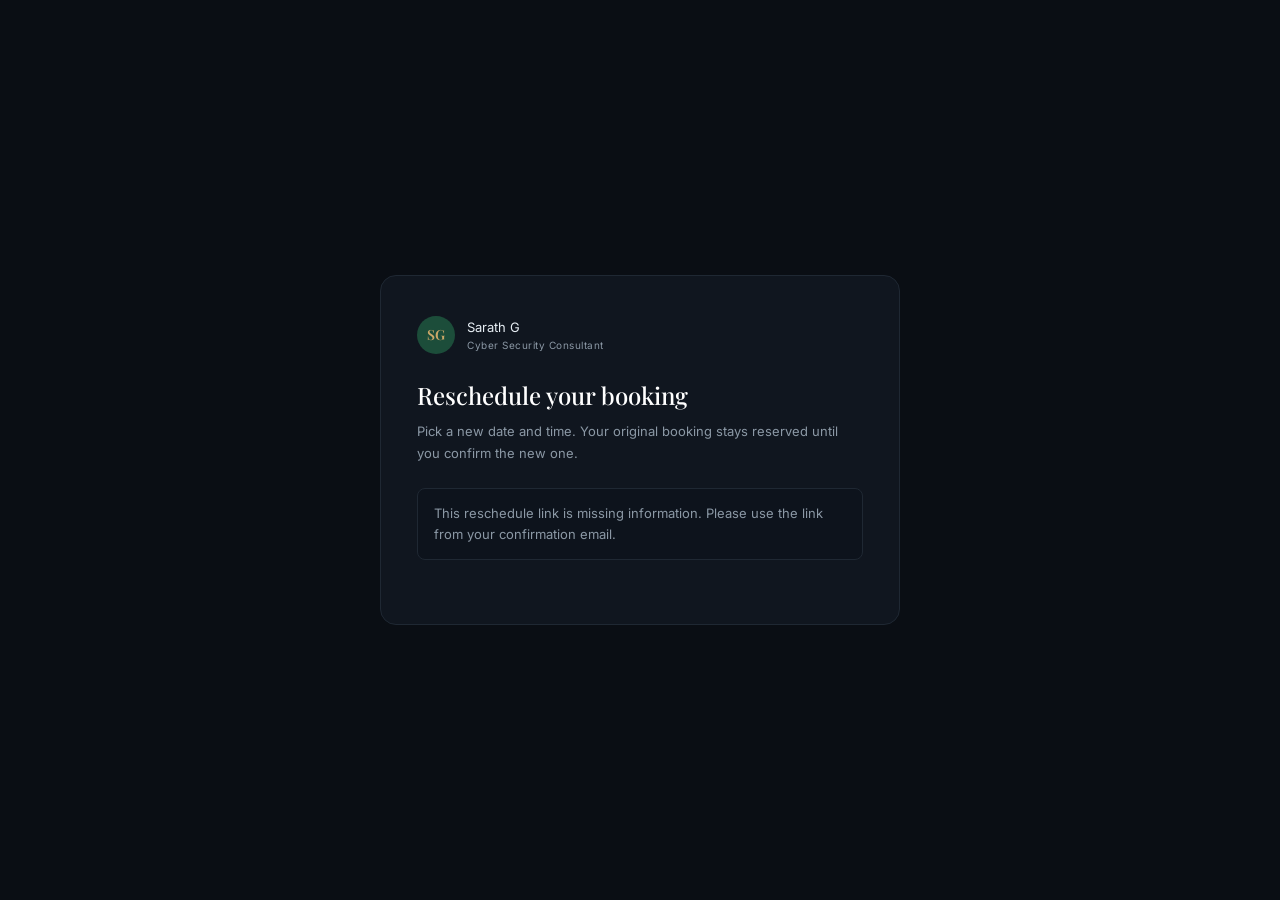
<file: reschedule.html>
<!DOCTYPE html>
<html lang="en">
<head>
<meta charset="UTF-8">
<meta name="viewport" content="width=device-width, initial-scale=1.0">
<title>Reschedule — Meet with Sarath</title>
<link rel="preconnect" href="https://fonts.googleapis.com">
<link rel="preconnect" href="https://fonts.gstatic.com" crossorigin>
<link href="https://fonts.googleapis.com/css2?family=Playfair+Display:ital,wght@0,400;0,500;0,600&family=Inter:wght@400;500;600&display=swap" rel="stylesheet">
<style>
  :root{
    --bg:#0a0e14; --panel:#10161f; --line:#1f2833;
    --text:#e6edf3; --muted:#8b98a5; --accent:#cda868;
    --accent-soft:#cda86814; --accent-dim:#cda86833;
    --avatar-bg:#1c4d3a; --red:#e0685c; --red-dim:#e0685c33;
    --serif:'Playfair Display', Georgia, serif;
    --sans:'Inter', -apple-system, 'Segoe UI', Roboto, sans-serif;
  }
  *,*::before,*::after{box-sizing:border-box;margin:0;padding:0;}
  html,body{min-height:100vh;background:var(--bg);color:var(--text);font-family:var(--sans);font-size:14px;line-height:1.6;-webkit-font-smoothing:antialiased;}
  .page{min-height:100vh;display:flex;align-items:center;justify-content:center;padding:40px 20px;}
  .card{width:100%;max-width:520px;background:var(--panel);border:1px solid var(--line);border-radius:16px;padding:40px 36px;animation:fadeUp .5s ease both;}
  @keyframes fadeUp{from{opacity:0;transform:translateY(18px);}to{opacity:1;transform:translateY(0);}}

  .host-row{display:flex;align-items:center;gap:12px;margin-bottom:22px;}
  .host-avatar{width:38px;height:38px;border-radius:50%;background:var(--avatar-bg);display:flex;align-items:center;justify-content:center;font-family:var(--serif);font-size:14px;font-weight:600;color:var(--accent);flex-shrink:0;}
  .host-name{font-size:13px;color:var(--text);}
  .host-role{font-size:10px;color:var(--muted);letter-spacing:.05em;}

  h1{font-family:var(--serif);font-size:24px;font-weight:500;color:#fff;margin:0 0 6px;}
  .sub{color:var(--muted);font-size:13px;margin:0 0 24px;line-height:1.7;}
  .current{background:#0d131c;border:1px solid var(--line);border-radius:8px;padding:14px 16px;margin-bottom:24px;font-size:13px;color:var(--muted);}
  .current b{color:var(--text);}

  label{display:block;font-size:9px;letter-spacing:.12em;text-transform:uppercase;color:var(--muted);margin-bottom:10px;}

  .cal-nav{display:flex;align-items:center;justify-content:space-between;margin-bottom:12px;}
  .cal-month{font-family:var(--serif);font-size:17px;font-weight:500;color:var(--text);}
  .nav-btn{background:none;border:1px solid var(--line);color:var(--muted);width:26px;height:26px;border-radius:6px;cursor:pointer;display:flex;align-items:center;justify-content:center;transition:border-color .2s,color .2s;}
  .nav-btn:hover{border-color:var(--accent);color:var(--accent);}
  .nav-btn svg{width:12px;height:12px;}

  .weekdays{display:grid;grid-template-columns:repeat(7,1fr);gap:3px;margin-bottom:4px;}
  .wd{text-align:center;font-size:9px;letter-spacing:.08em;text-transform:uppercase;color:var(--muted);padding:3px 0;}

  .cal-grid{display:grid;grid-template-columns:repeat(7,1fr);gap:4px;margin-bottom:22px;}
  .cal-cell{aspect-ratio:1;display:flex;align-items:center;justify-content:center;border-radius:6px;background:#0d131c;color:var(--muted);font-size:12px;cursor:pointer;border:1px solid transparent;transition:all .15s;}
  .cal-cell:hover{border-color:var(--accent);color:var(--accent);}
  .cal-cell.sel{background:var(--accent);color:var(--bg);font-weight:600;border-color:var(--accent);}

  .slots{display:grid;grid-template-columns:repeat(3,1fr);gap:8px;margin-bottom:22px;}
  .slot{padding:10px;border:1px solid var(--line);border-radius:7px;text-align:center;font-size:12.5px;cursor:pointer;background:#0d131c;color:var(--muted);transition:all .15s;}
  .slot:hover{border-color:var(--accent);color:var(--text);}
  .slot.sel{border-color:var(--accent);color:var(--accent);background:var(--accent-soft);}
  .slot.empty{grid-column:1/-1;color:var(--muted);font-size:12px;text-align:left;padding:0;background:none;border:none;cursor:default;font-style:italic;}

  button.confirm-btn{width:100%;padding:13px;border:none;border-radius:8px;background:var(--accent);color:var(--bg);font-weight:600;font-size:11px;letter-spacing:.1em;text-transform:uppercase;cursor:pointer;font-family:var(--sans);transition:opacity .2s;}
  button.confirm-btn:hover{opacity:.88;}
  button.confirm-btn:disabled{opacity:.35;cursor:default;}

  .success{text-align:center;padding:20px 0;}
  .success-check{width:54px;height:54px;border-radius:50%;border:1px solid var(--accent);display:flex;align-items:center;justify-content:center;margin:0 auto 20px;}
  .success-check svg{width:22px;height:22px;color:var(--accent);}
  .success h2{color:#fff;font-family:var(--serif);font-size:24px;font-weight:500;margin:0 0 10px;}
  .success p{color:var(--muted);font-size:13px;line-height:1.7;}

  .err{color:var(--red);font-size:11.5px;margin-top:12px;text-align:center;padding:9px 12px;border:1px solid var(--red-dim);border-radius:7px;background:#e0685c0d;display:none;}
  .err.show{display:block;}
</style>
</head>
<body>
<main>
<div class="page">
  <div class="card" id="app">
    <div class="host-row">
      <div class="host-avatar">SG</div>
      <div>
        <div class="host-name">Sarath G</div>
        <div class="host-role">Cyber Security Consultant</div>
      </div>
    </div>

    <h1>Reschedule your booking</h1>
    <p class="sub">Pick a new date and time. Your original booking stays reserved until you confirm the new one.</p>
    <div class="current" id="currentBox">Loading your booking…</div>

    <div id="pickerBox" style="display:none;">
      <label>Select a new date</label>
      <div class="cal-nav">
        <button class="nav-btn" id="prevBtn" onclick="changeMonth(-1)" aria-label="Previous month">
          <svg fill="none" stroke="currentColor" stroke-width="2" viewBox="0 0 24 24"><polyline points="15 18 9 12 15 6"/></svg>
        </button>
        <div class="cal-month" id="monthLabel"></div>
        <button class="nav-btn" onclick="changeMonth(1)" aria-label="Next month">
          <svg fill="none" stroke="currentColor" stroke-width="2" viewBox="0 0 24 24"><polyline points="9 18 15 12 9 6"/></svg>
        </button>
      </div>
      <div class="weekdays">
        <div class="wd">Su</div><div class="wd">Mo</div><div class="wd">Tu</div>
        <div class="wd">We</div><div class="wd">Th</div><div class="wd">Fr</div><div class="wd">Sa</div>
      </div>
      <div class="cal-grid" id="calGrid"></div>

      <label>Pick a time</label>
      <div class="slots" id="slotGrid"><div class="slot empty">Select a date first</div></div>
      <button class="confirm-btn" id="confirmBtn" disabled>Confirm new time</button>
      <div class="err" id="errBox"></div>
    </div>

    <div class="success" id="successBox" style="display:none;">
      <div class="success-check">
        <svg fill="none" stroke="currentColor" stroke-width="1.5" viewBox="0 0 24 24"><polyline points="20 6 9 17 4 12"/></svg>
      </div>
      <h2>You're rescheduled.</h2>
      <p id="successText"></p>
    </div>
  </div>
</div>
</main>

<script src="config.js"></script>
<script>
  const params = new URLSearchParams(location.search);
  const eventId   = params.get('eventId');
  const email     = params.get('email');
  const name      = params.get('name');
  const eventType = params.get('eventType') || 'scoping-call';

  const MONTHS = ['January','February','March','April','May','June','July','August','September','October','November','December'];
  let today    = new Date();
  let curYear  = today.getFullYear();
  let curMonth = today.getMonth();
  let selectedDate = null;
  let selectedTime = null;

  document.getElementById('currentBox').innerHTML =
    `<b>${name || 'Your booking'}</b><br>Choose a new slot below to move this booking.`;

  function dateKey(d) {
    return d.getFullYear() + '-' + String(d.getMonth() + 1).padStart(2, '0') + '-' + String(d.getDate()).padStart(2, '0');
  }

  function renderCalendar() {
    document.getElementById('monthLabel').textContent = MONTHS[curMonth] + ' ' + curYear;
    const grid = document.getElementById('calGrid');
    grid.innerHTML = '';
    const first = new Date(curYear, curMonth, 1).getDay();
    const total = new Date(curYear, curMonth + 1, 0).getDate();

    for (let i = 0; i < first; i++) {
      const d = document.createElement('div');
      d.className = 'cal-cell';
      d.style.visibility = 'hidden';
      grid.appendChild(d);
    }

    for (let i = 1; i <= total; i++) {
      const dt = new Date(curYear, curMonth, i);
      const isPast = dt < new Date(today.getFullYear(), today.getMonth(), today.getDate());
      const cell = document.createElement('div');
      cell.className = 'cal-cell';
      cell.textContent = i;
      const iso = dateKey(dt);
      if (isPast) {
        cell.style.opacity = '.3';
        cell.style.pointerEvents = 'none';
      } else {
        cell.onclick = () => selectDate(iso, cell);
      }
      if (selectedDate === iso) cell.classList.add('sel');
      grid.appendChild(cell);
    }

    document.getElementById('prevBtn').disabled =
      curYear === today.getFullYear() && curMonth === today.getMonth();
  }

  function changeMonth(dir) {
    curMonth += dir;
    if (curMonth > 11) { curMonth = 0; curYear++; }
    if (curMonth < 0)  { curMonth = 11; curYear--; }
    renderCalendar();
  }

  function selectDate(iso, cellEl) {
    document.querySelectorAll('.cal-cell').forEach(c => c.classList.remove('sel'));
    cellEl.classList.add('sel');
    selectedDate = iso;
    selectedTime = null;
    document.getElementById('confirmBtn').disabled = true;
    fetchSlots(iso);
  }

  function fetchSlots(iso) {
    const slotGrid = document.getElementById('slotGrid');
    slotGrid.innerHTML = '<div class="slot empty">Loading…</div>';
    fetch(`${CONFIG.API_URL}?date=${encodeURIComponent(iso)}&eventType=${encodeURIComponent(eventType)}`)
      .then(r => r.json())
      .then(data => {
        slotGrid.innerHTML = '';
        if (!data.slots || !data.slots.length) {
          slotGrid.innerHTML = '<div class="slot empty">No slots available this day</div>';
          return;
        }
        data.slots.forEach(t => {
          const el = document.createElement('div');
          el.className = 'slot';
          el.textContent = t;
          el.onclick = () => {
            document.querySelectorAll('.slot').forEach(s => s.classList.remove('sel'));
            el.classList.add('sel');
            selectedTime = t;
            document.getElementById('confirmBtn').disabled = false;
          };
          slotGrid.appendChild(el);
        });
      })
      .catch(() => {
        slotGrid.innerHTML = '<div class="slot empty">Could not load availability. Please try again.</div>';
      });
  }

  document.getElementById('confirmBtn').onclick = () => {
    const btn = document.getElementById('confirmBtn');
    const err = document.getElementById('errBox');
    err.classList.remove('show');
    btn.disabled = true;
    btn.textContent = 'Rescheduling…';

    fetch(CONFIG.API_URL, {
      method: 'POST',
      body: JSON.stringify({
        action: 'reschedule',
        eventId, email,
        newDate: selectedDate,
        newTime: selectedTime
      })
    })
      .then(r => r.json())
      .then(res => {
        if (res.error) {
          err.textContent = res.error;
          err.classList.add('show');
          btn.disabled = false;
          btn.textContent = 'Confirm new time';
          return;
        }
        document.getElementById('pickerBox').style.display = 'none';
        document.getElementById('currentBox').style.display = 'none';
        document.getElementById('successBox').style.display = 'block';
        document.getElementById('successText').textContent =
          `Your booking is now set for ${selectedDate} at ${selectedTime} IST. A confirmation email is on its way.`;
      })
      .catch(() => {
        err.textContent = 'Something went wrong. Please try again.';
        err.classList.add('show');
        btn.disabled = false;
        btn.textContent = 'Confirm new time';
      });
  };

  if (!eventId || !email) {
    document.getElementById('currentBox').textContent = 'This reschedule link is missing information. Please use the link from your confirmation email.';
  } else {
    document.getElementById('pickerBox').style.display = 'block';
    renderCalendar();
  }
</script>
</body>
</html>
</file>
<file: availability/app.css>
/* Read-only per-client availability view.
   Shared by every /availability/<slug>/ stub — see app.js.
   Palette, type and the calendar classes match the booking page; dark is the
   default theme, [data-theme="light"] opts out, same as index.html. */

:root{
  --bg:#faf8f5; --panel:#ffffff; --surface:#f4f1ec; --border:#e2ded6;
  --text:#17191d; --muted:#5c6370; --accent:#8f6a30;
  --accent-soft:#8f6a3014; --accent-dim:#8f6a3033;
  --btn-text:#ffffff;
  --shadow:0 1px 2px #17191d08, 0 12px 32px #17191d0f;
  --avatar-bg:#1c4d3a; --avatar-text:#cda868;
  --serif:'Playfair Display', Georgia, serif;
  --sans:'Inter', -apple-system, 'Segoe UI', Roboto, sans-serif;
  --radius:14px;
}
:root:not([data-theme="light"]){
  --bg:#0a0e14; --panel:#10161f; --surface:#161d29; --border:#232c3a;
  --text:#e6edf3; --muted:#8b98a5; --accent:#cda868;
  --accent-soft:#cda86814; --accent-dim:#cda86833;
  --btn-text:#0a0e14;
  --shadow:0 0 0 1px #ffffff0d, 0 16px 40px #00000066;
}

*{box-sizing:border-box;}
html,body{margin:0;padding:0;}
body{
  min-height:100vh;background:var(--bg);color:var(--text);
  font-family:var(--sans);font-size:16px;line-height:1.6;
  -webkit-font-smoothing:antialiased;overflow-x:hidden;
}
.wrap{max-width:520px;margin:0 auto;padding:32px 20px 64px;}

/* ── header ─────────────────────────────────────────── */
.head{display:flex;align-items:center;gap:14px;margin-bottom:6px;}
.avatar{
  width:46px;height:46px;border-radius:50%;background:var(--avatar-bg);
  display:flex;align-items:center;justify-content:center;flex-shrink:0;
  font-family:var(--serif);font-size:17px;font-weight:600;color:var(--avatar-text);
}
h1{font-family:var(--serif);font-size:25px;font-weight:600;margin:0;line-height:1.25;}
.sub{color:var(--muted);font-size:14.5px;margin:0 0 4px;}
.meta{
  display:flex;flex-wrap:wrap;align-items:center;gap:10px;
  margin:16px 0 22px;padding-top:16px;border-top:1px solid var(--border);
  color:var(--muted);font-size:13px;
}
#asOf{white-space:nowrap;}
#refreshBtn{
  font:inherit;font-size:12.5px;font-weight:500;color:var(--accent);
  background:transparent;border:1px solid var(--accent-dim);border-radius:999px;
  padding:3px 12px;cursor:pointer;transition:background-color .15s;
}
#refreshBtn:hover{background:var(--accent-soft);}
#refreshBtn[disabled]{opacity:.5;cursor:default;}

/* ── calendar (same classes as the booking page) ────── */
.cal{margin-bottom:14px;}
.cal-nav{display:flex;align-items:center;justify-content:space-between;margin-bottom:14px;}
.cal-month{font-size:16px;font-weight:600;color:var(--text);}
.nav-btn{
  background:none;border:1px solid var(--border);color:var(--muted);
  width:40px;height:40px;border-radius:9px;cursor:pointer;
  display:flex;align-items:center;justify-content:center;font-size:17px;line-height:1;
  font-family:var(--sans);transition:border-color .2s,color .2s;
}
.nav-btn:hover:not(:disabled){border-color:var(--accent);color:var(--accent);}
.nav-btn:disabled{opacity:.3;cursor:default;}
.weekdays{display:grid;grid-template-columns:repeat(7,1fr);gap:4px;margin-bottom:4px;}
.wd{text-align:center;font-size:9px;letter-spacing:.08em;text-transform:uppercase;color:var(--muted);padding:3px 0;}
.days{display:grid;grid-template-columns:repeat(7,1fr);gap:4px;}

.day{
  aspect-ratio:1;min-height:44px;display:flex;align-items:center;justify-content:center;
  font-size:14px;border-radius:9px;color:var(--text);
  border:1px solid transparent;transition:all .15s;position:relative;cursor:default;
}
/* Leading cells before the 1st — no date, nothing to show. */
.day.empty{color:transparent;}
/* A real date outside the four-week window (already gone by, or past the
   horizon): dimmed but legible, same treatment the booking page gives a
   past day. */
.day.out{color:var(--border);}
/* Open time — the only clickable state. */
.day.has-free{cursor:pointer;}
.day.has-free:hover{border-color:var(--accent);color:var(--accent);}
.day.has-free:focus-visible{outline:2px solid var(--accent);outline-offset:1px;}
/* Not working that day: struck through, exactly as the booking page shows a
   closed day. */
.day.closed{color:var(--border);text-decoration:line-through;text-decoration-color:var(--border);}
/* Open, but nothing free left — muted WITHOUT the strike, so it reads as a
   different fact from "not working". */
.day.full{color:var(--muted);opacity:.55;}
.day.today{font-weight:600;box-shadow:inset 0 0 0 1px var(--border);}
.day.selected{background:var(--accent);color:var(--btn-text)!important;border-color:var(--accent);font-weight:600;}
.day.selected .day-dot{background:var(--btn-text);}

.day-num{position:relative;z-index:1;}
.day-dot{
  position:absolute;bottom:6px;left:50%;transform:translateX(-50%);
  width:4px;height:4px;border-radius:50%;background:var(--accent);
}

/* ── legend ─────────────────────────────────────────── */
.legend{
  display:flex;flex-wrap:wrap;gap:14px;align-items:center;
  margin:14px 0 0;font-size:11.5px;color:var(--muted);
}
.lg{display:inline-flex;align-items:center;gap:6px;position:relative;}
.lg .day-dot{position:static;transform:none;}
.lg-swatch{width:11px;height:11px;border-radius:3px;background:var(--border);display:inline-block;position:relative;}
.lg-swatch.closed::after{
  content:'';position:absolute;top:50%;left:-1px;right:-1px;height:1px;
  background:var(--muted);
}
.lg-swatch.full{opacity:.55;}

/* ── the selected day's times ───────────────────────── */
.detail{
  margin-top:20px;padding-top:18px;border-top:1px solid var(--border);
}
.detail-date{font-size:14.5px;font-weight:600;margin-bottom:10px;}
.detail-ranges{display:flex;flex-direction:column;gap:10px;}
.range{display:flex;flex-direction:column;gap:1px;}
.range-ist{font-size:15px;font-variant-numeric:tabular-nums;}
.range-local{color:var(--muted);font-size:12.5px;font-variant-numeric:tabular-nums;}
.day-empty{font-size:14px;color:var(--muted);}

/* ── booking mode (phase 2) ─────────────────────────── */
.book-panel{margin-top:20px;padding-top:18px;border-top:1px solid var(--border);}
.book-title{font-size:13px;font-weight:600;letter-spacing:.04em;text-transform:uppercase;color:var(--muted);margin-bottom:14px;}
.book-note{font-size:13.5px;color:var(--muted);margin:0;}

.dur-row{display:flex;flex-wrap:wrap;align-items:flex-end;gap:16px;margin-bottom:16px;}
.field{display:flex;flex-direction:column;gap:6px;min-width:0;}
.field label{font-size:11.5px;letter-spacing:.04em;text-transform:uppercase;color:var(--muted);}
.field input{
  background:var(--surface);border:1px solid var(--border);border-radius:9px;
  padding:9px 11px;font-size:14px;color:var(--text);font-family:var(--sans);outline:none;width:100%;
}
.field input:focus{border-color:var(--accent);}

.stepper{display:flex;align-items:center;gap:6px;}
.stepper input{width:72px;text-align:center;font-variant-numeric:tabular-nums;}
.step-btn{
  width:34px;height:34px;flex:0 0 auto;border:1px solid var(--border);background:none;
  color:var(--muted);border-radius:8px;cursor:pointer;font-size:16px;line-height:1;
  font-family:var(--sans);transition:border-color .15s,color .15s;
}
.step-btn:hover{border-color:var(--accent);color:var(--accent);}

.unit-toggle{display:flex;gap:6px;}
.unit-opt{
  display:inline-flex;align-items:center;gap:6px;cursor:pointer;
  border:1px solid var(--border);border-radius:9px;padding:8px 11px;
  font-size:12.5px;color:var(--muted);transition:border-color .15s,color .15s;
}
.unit-opt:has(input:checked){border-color:var(--accent);color:var(--accent);}
.unit-opt input{accent-color:var(--accent);margin:0;}

.slots-grid{display:grid;grid-template-columns:repeat(auto-fill,minmax(92px,1fr));gap:8px;margin-bottom:18px;}
.slot{
  min-height:42px;padding:9px 6px;border:1px solid var(--border);border-radius:9px;
  display:flex;align-items:center;justify-content:center;text-align:center;
  font-size:13.5px;color:var(--muted);cursor:pointer;background:var(--surface);
  font-family:var(--sans);font-variant-numeric:tabular-nums;transition:all .15s;
}
.slot:hover{border-color:var(--accent);color:var(--text);}
.slot.selected{border-color:var(--accent);color:var(--accent);background:var(--accent-soft);font-weight:600;}

.book-form{display:grid;grid-template-columns:1fr 1fr;gap:12px;margin-bottom:14px;}
.book-form .span-all{grid-column:1 / -1;}
.guest-row{display:flex;gap:8px;align-items:center;margin-bottom:8px;}
.guest-remove{
  width:34px;height:34px;flex:0 0 auto;border:1px solid var(--border);background:none;
  color:var(--muted);border-radius:8px;cursor:pointer;font-size:15px;line-height:1;font-family:var(--sans);
}
.guest-remove:hover{border-color:var(--red,#e0685c);color:var(--red,#e0685c);}
.ghost-btn{
  background:none;border:1px dashed var(--border);border-radius:8px;padding:7px 11px;
  font-size:12px;color:var(--muted);cursor:pointer;font-family:var(--sans);
}
.ghost-btn:hover{border-color:var(--accent);color:var(--accent);}

.book-error{color:#e0685c;font-size:13px;margin:0 0 12px;}
.book-submit{
  width:100%;min-height:46px;border:none;border-radius:10px;background:var(--accent);
  color:var(--btn-text);font-family:var(--sans);font-size:14.5px;font-weight:600;cursor:pointer;
  transition:opacity .15s;
}
.book-submit:hover{opacity:.9;}
.book-submit:disabled{opacity:.55;cursor:default;}

.book-success{
  border:1px solid var(--accent-dim);background:var(--accent-soft);
  border-radius:var(--radius);padding:18px;
}
.book-success-title{font-family:var(--serif);font-size:18px;font-weight:600;margin-bottom:4px;}
.book-success p{margin:0 0 12px;font-size:14px;color:var(--muted);}

/* ── states ─────────────────────────────────────────── */
.muted{color:var(--muted);}
#loading{padding:24px 0;}
#errorState{
  margin-top:28px;padding:22px;border:1px solid var(--border);border-radius:var(--radius);
  background:var(--panel);box-shadow:var(--shadow);
}
#errorState h2{font-family:var(--serif);font-size:19px;font-weight:600;margin:0 0 6px;}
#errorState p{margin:0;color:var(--muted);font-size:14.5px;}
.foot{margin-top:30px;padding-top:16px;border-top:1px solid var(--border);color:var(--muted);font-size:12.5px;}

@media (max-width:560px){
  .wrap{padding:24px 16px 48px;}
  h1{font-size:21px;}
  .day{min-height:40px;font-size:13.5px;}
  .book-form{grid-template-columns:1fr;}
  .slots-grid{grid-template-columns:repeat(auto-fill,minmax(84px,1fr));gap:7px;}
  .dur-row{gap:12px;}
}
</file>
